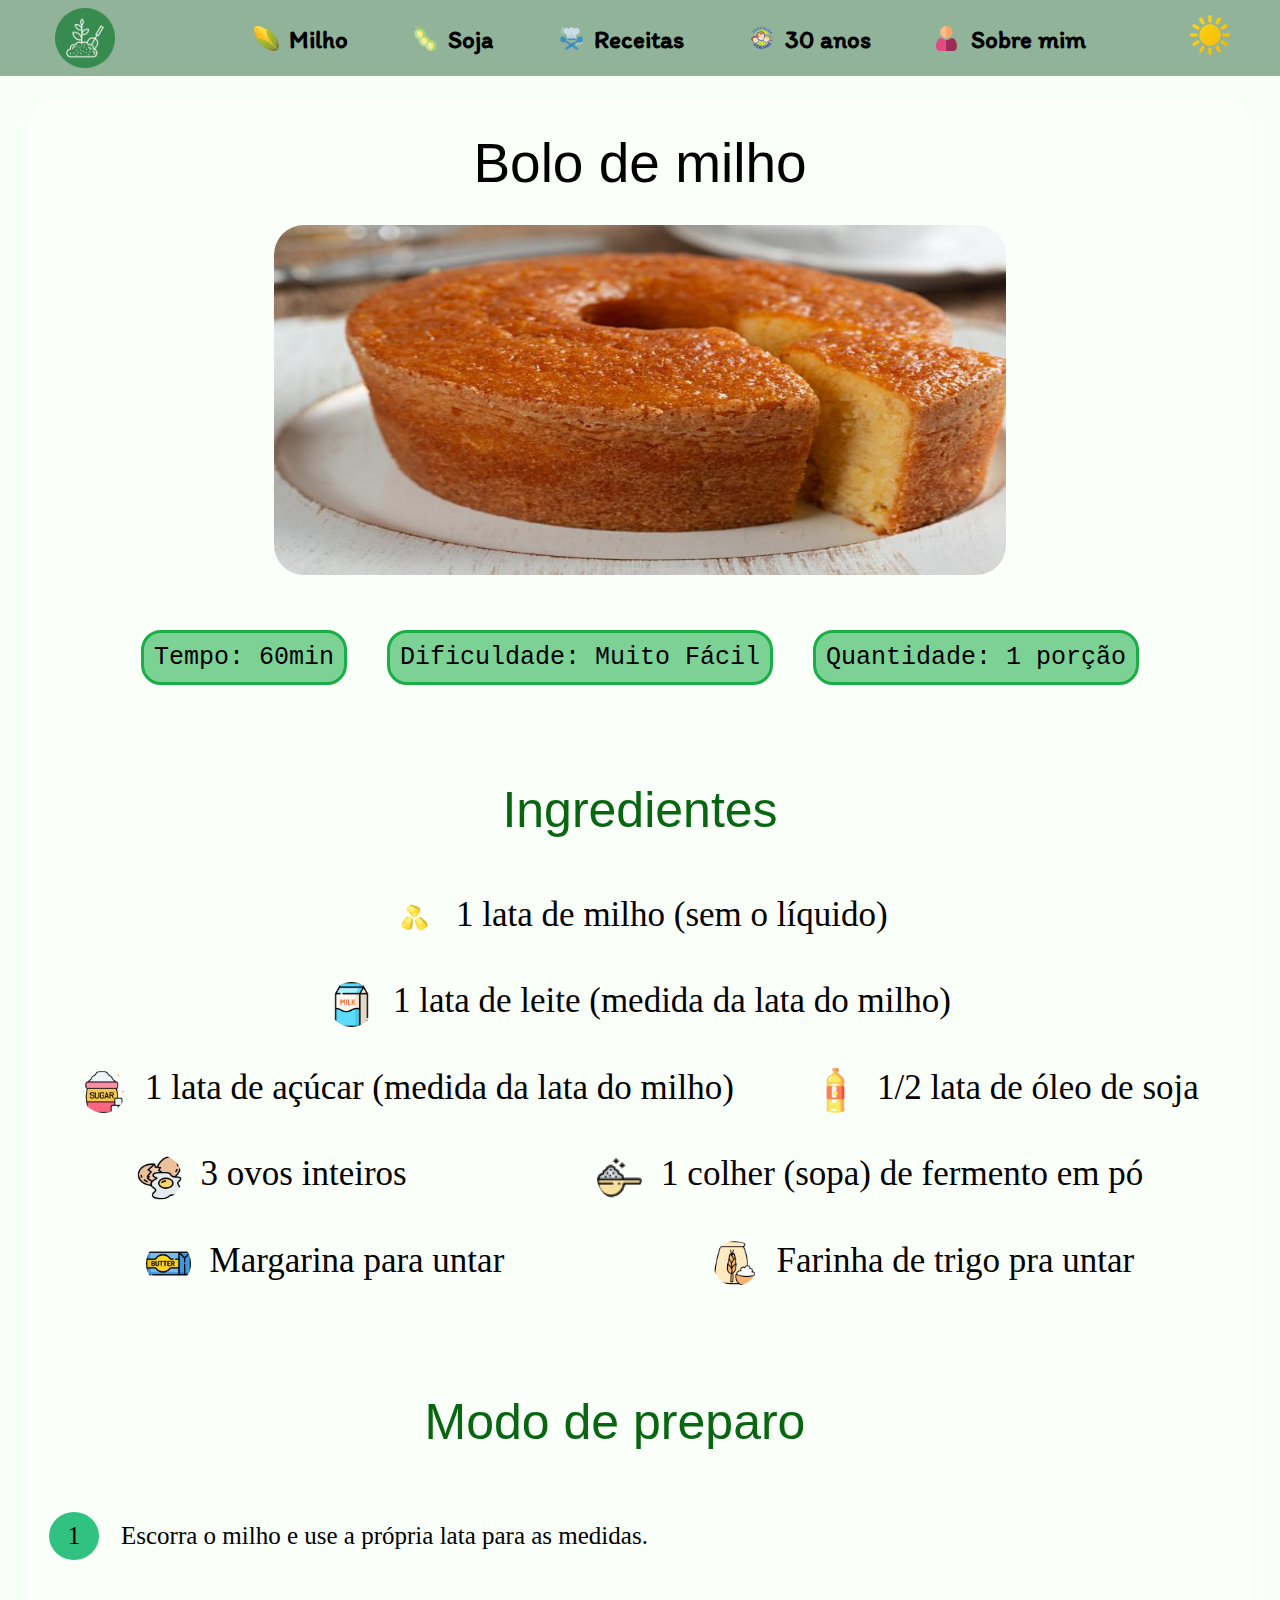
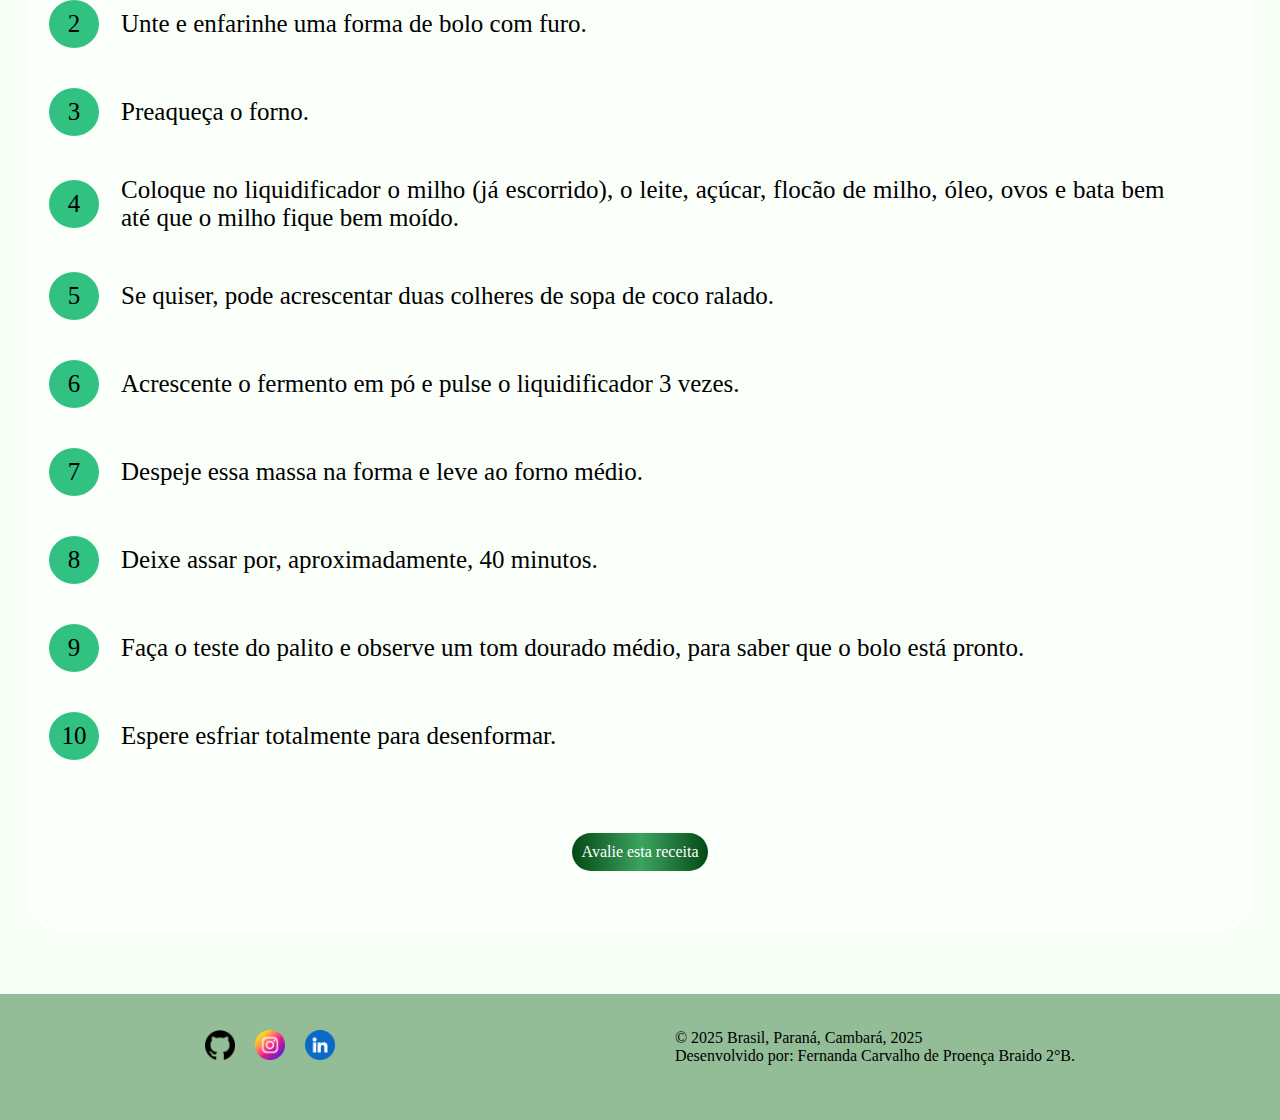
<file: bolo-milho.html>
<!DOCTYPE html>
<html lang="pt-br">

<head>
    <meta charset="UTF-8">
    <meta name="viewport" content="width=device-width, initial-scale=1.0">
    <title>Bolo de milho</title>
    <link rel="stylesheet" href="style.css">
</head>

<body class="fdrec">


    <nav>
        <li class="itemmenu lgg"><a href="index.html"><img class="lgh" src="img/gardening.png" alt=""></a></li>
        <input type="checkbox" id="menu-toggle">
        <label for="menu-toggle" class="logo">
            <div class="lg"></div>
        </label>
        <ul>
            <li class="itemmenu itim-regular"><a class="alinha" href="index.html"><img class="img-icon"
                        src="img/gardening.png" alt="">Inicio</a></li>
            <li class="itemmenu itim-regular"><a href="milho.html"><img class="img-icon" src="img/corn.png"
                        alt="">Milho</a></li>
            <li class="itemmenu itim-regular"><a href="soja.html"><img class="img-icon" src="img/soja.png"
                        alt="">Soja</a></li>
            <li class="itemmenu itim-regular"><a href="receita.html"><img class="img-icon" src="img/chef.png"
                        alt="">Receitas</a></li>
            <li class="itemmenu itim-regular"><a href="trinta.html"><img class="img-icon" src="img/aggf.png" alt="">30
                    anos</a></li>
            <li class="itemmenu itim-regular"><a href="sobremim.html"><img class="img-icon" src="img/user.png"
                        alt="">Sobre mim</a></li>
            <li class="esp"></li>
        </ul>
    </nav>


    <input type="checkbox" id="modo-escuro-checkbox">
    <label for="modo-escuro-checkbox" id="modo-escuro-label"></label>

    <br><br><br><br>

    <div class="fq">
        <h1 id="pl" class="titillium-web-regular">Bolo de milho</h1>
        <div class="infrec">
            <img id="img-p" src="img/bolodemilho.jpg" alt="" title="https://anamariabrogui.com.br/receita/molho-de-milho-de-latinha-sem-trigo-e-bem-fofinho-e-molhadinho-c9ed0f76">
            <div id="ifres" class="if">
                <p class="space-mono-regular">Tempo: 60min</p>
                <p class="space-mono-regular">Dificuldade: Muito Fácil</p>
                <p class="space-mono-regular">Quantidade: 1 porção</p>
            </div>
        </div>

        <br>

        <div class="ingr">
            <br>
            <h5 class="tts">Ingredientes</h5>
            <br><br>
            <ul>
                <input type="checkbox" id="instaf1">
                <label for="instaf1" class="ingrediente">
                    <img src="img/lata-milho.png" alt="Imagem de milho">
                    1 lata de milho (sem o líquido)
                </label>
                <input type="checkbox" id="instaf2">
                <label for="instaf2" class="ingrediente">
                    <img src="img/milk.png" alt="Imagem leite">
                    1 lata de leite (medida da lata do milho)
                </label>
                <input type="checkbox" id="instaf3">
                <label for="instaf3" class="ingrediente">
                    <img src="img/sugar.png" alt="Imagem do açucar">
                    1 lata de açúcar (medida da lata do milho)
                </label>

                <input type="checkbox" id="instaf4">
                <label for="instaf4" class="ingrediente">
                    <img src="img/oleo.png" alt="Imagem do óleo">
                    1/2 lata de óleo de soja
                </label>

                <input type="checkbox" id="instaf5">
                <label for="instaf5" class="ingrediente">
                    <img src="img/egg.png" alt="Imagem do ovo">
                    3 ovos inteiros
                </label>

                <input type="checkbox" id="instaf6">
                <label for="instaf6" class="ingrediente">
                    <img src="img/fermento.png" alt="Imagem do fermento">
                    1 colher (sopa) de fermento em pó
                </label>

                <input type="checkbox" id="instaf7">
                <label for="instaf7" class="ingrediente">
                    <img src="img/butter.png" alt="Imagem da margarina">
                    Margarina para untar
                </label>

                <input type="checkbox" id="instaf8">
                <label for="instaf8" class="ingrediente">
                    <img src="img/flour.png" alt="Imagem da farinha de trigo">
                    Farinha de trigo pra untar
                </label>


            </ul>
        </div>

        <br>


        <div class="md-pr">
            <br>
            <h5 class="tts">Modo de preparo</h5>
            <br><br>
            <ul>
                <input type="checkbox" id="md1">
                <label for="md1" class="itre">
                    <span>1</span>
                    Escorra o milho e use a própria lata para as medidas.
                </label>

                <input type="checkbox" id="md2">
                <label for="md2" class="itre">
                    <span>2</span>
                    Unte e enfarinhe uma forma de bolo com furo.
                </label>

                <input type="checkbox" id="md3">
                <label for="md3" class="itre">
                    <span>3</span>
                    Preaqueça o forno.
                </label>

                <input type="checkbox" id="md4">
                <label for="md4" class="itre">
                    <span>4</span>
                    Coloque no liquidificador o milho (já escorrido), o leite, açúcar, flocão de milho, óleo, ovos e
                    bata bem até que o milho fique bem moído.
                </label>

                <input type="checkbox" id="md5">
                <label for="md5" class="itre">
                    <span>5</span>
                    Se quiser, pode acrescentar duas colheres de sopa de coco ralado.
                </label>

                <input type="checkbox" id="md6">
                <label for="md6" class="itre">
                    <span>6</span>
                    Acrescente o fermento em pó e pulse o liquidificador 3 vezes.
                </label>

                <input type="checkbox" id="md7">
                <label for="md7" class="itre">
                    <span>7</span>
                    Despeje essa massa na forma e leve ao forno médio.
                </label>

                <input type="checkbox" id="md8">
                <label for="md8" class="itre">
                    <span>8</span>
                    Deixe assar por, aproximadamente, 40 minutos.
                </label>

                <input type="checkbox" id="md9">
                <label for="md9" class="itre">
                    <span>9</span>
                    Faça o teste do palito e observe um tom dourado médio, para saber que o bolo está pronto.
                </label>

                <input type="checkbox" id="md10">
                <label for="md10" class="itre">
                    <span>10</span>
                    Espere esfriar totalmente para desenformar.
                </label>

            </ul>
        </div>


        <input type="checkbox" id="toggle">
        <label for="toggle" class="fq button">Avalie esta receita</label>
        <div class="abrplmd">

            <h5>Avalie</h5>

            <ul class="stars">
                <li class="star">
                    <input type="radio" id="star1" name="estrela">
                    <label for="star1"></label>
                </li>
                <li class="star">
                    <input type="radio" id="star2" name="estrela">
                    <label for="star2"></label>
                </li>
                <li class="star">
                    <input type="radio" id="star3" name="estrela">
                    <label for="star3"></label>
                </li>
                <li class="star">
                    <input type="radio" id="star4" name="estrela">
                    <label for="star4"></label>
                </li>
                <li class="star">
                    <input type="radio" id="star5" name="estrela">
                    <label for="star5"></label>
                </li>
            </ul>

            <br>


            <center>
                <input type="checkbox" id="sw">
                <label for="sw" class="yy">Enviar</label>
                <div class="msg-obrigada" id="msg-obrigada">Obrigada por avaliar!</div>
            </center>



        </div>

    </div>


    </div>


    <br><br>

    <footer>

        <div id="foo" class="foo">

            <div class="instas">
                <a href="https://github.com/Fefecarvalho"><img id="instaf" src="img/github.png" alt="" title="https://www.flaticon.com/"></a>
                <a href="https://www.instagram.com/nanda.cpb/profilecard/?igsh=MTU0ODFwdnRuc3BzcQ=="><img id="instaf" title="https://www.flaticon.com/"
                        src="img/logo-insta.png" alt=""></a>
                <a href="https://www.linkedin.com/in/fernanda-carvalho-b79457304/"><img id="instaf" title="https://www.flaticon.com/"
                        src="img/linkedin.png" alt=""></a>
            </div>

            <p>
                &copy; 2025 Brasil, Paraná, Cambará, 2025 <br>
                Desenvolvido por: Fernanda Carvalho de Proença Braido 2°B.
            </p>

        </div>

    </footer>

</body>

</html>
</file>
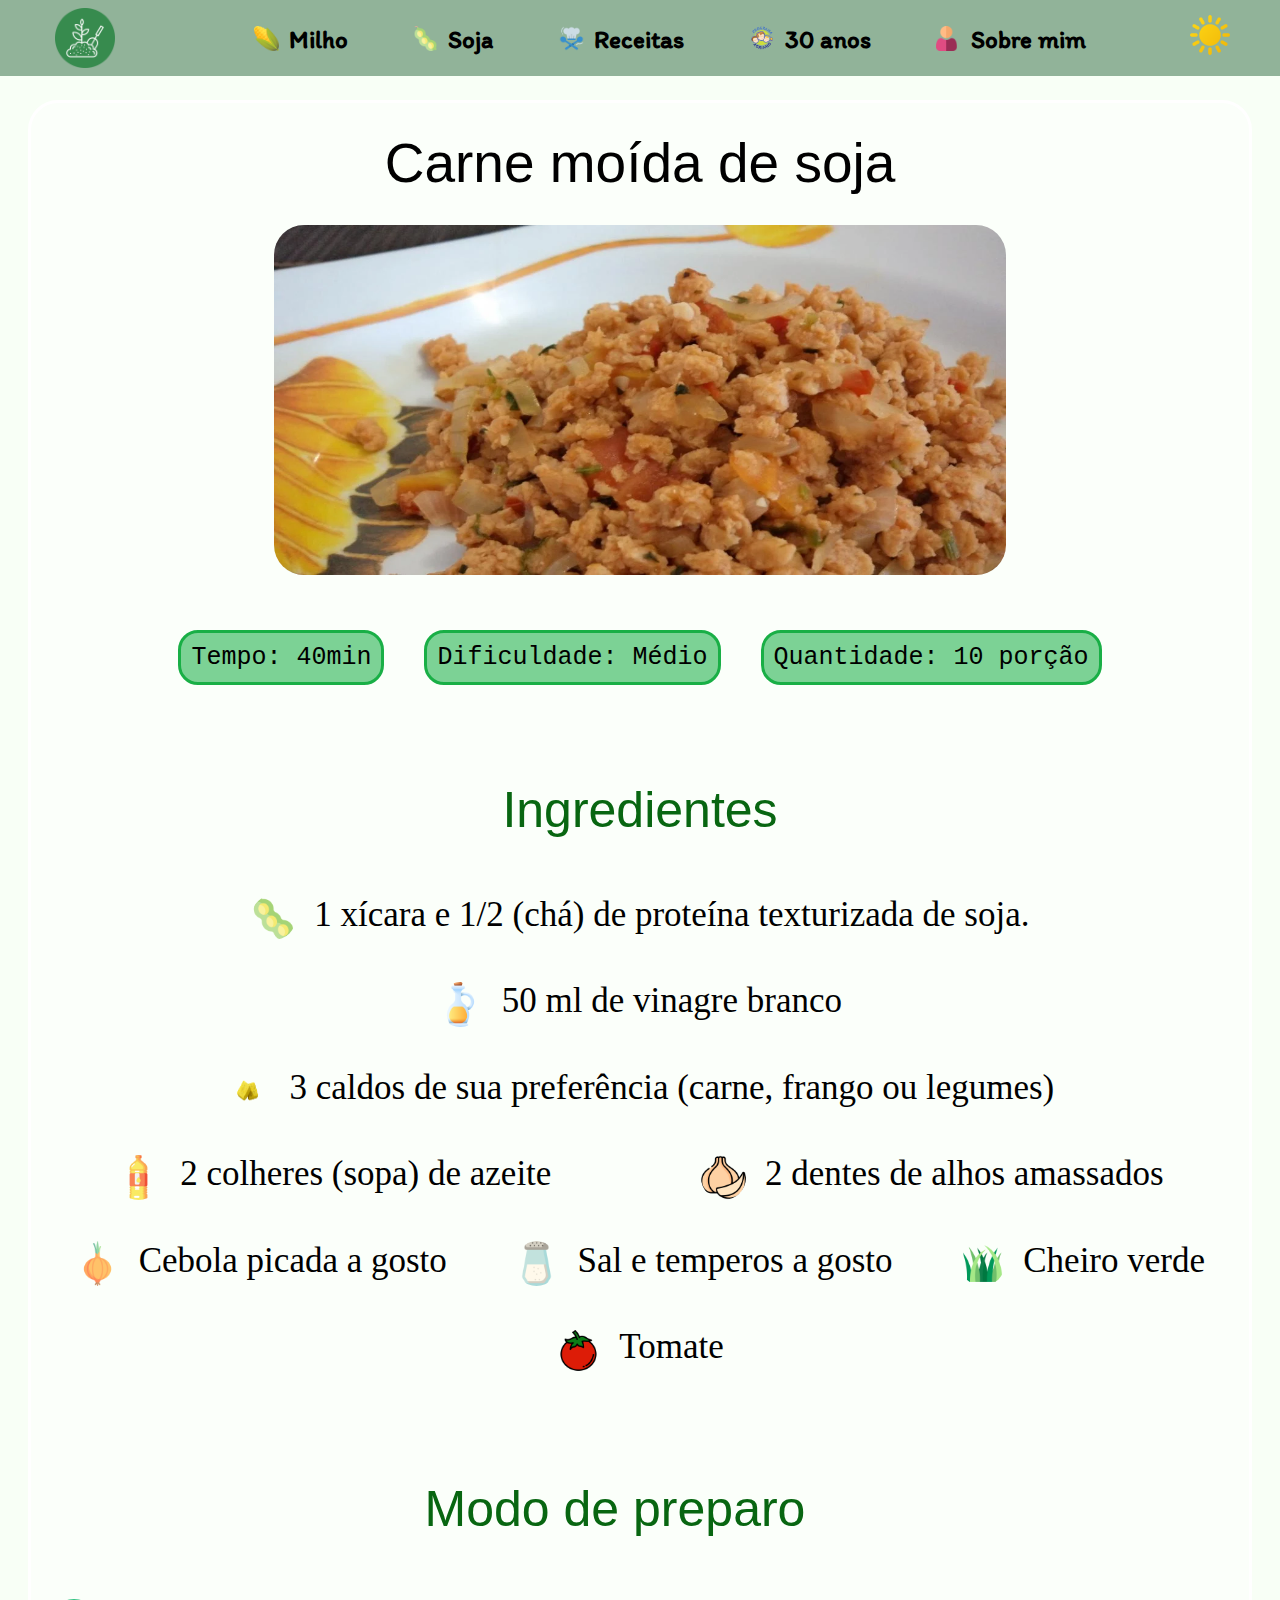
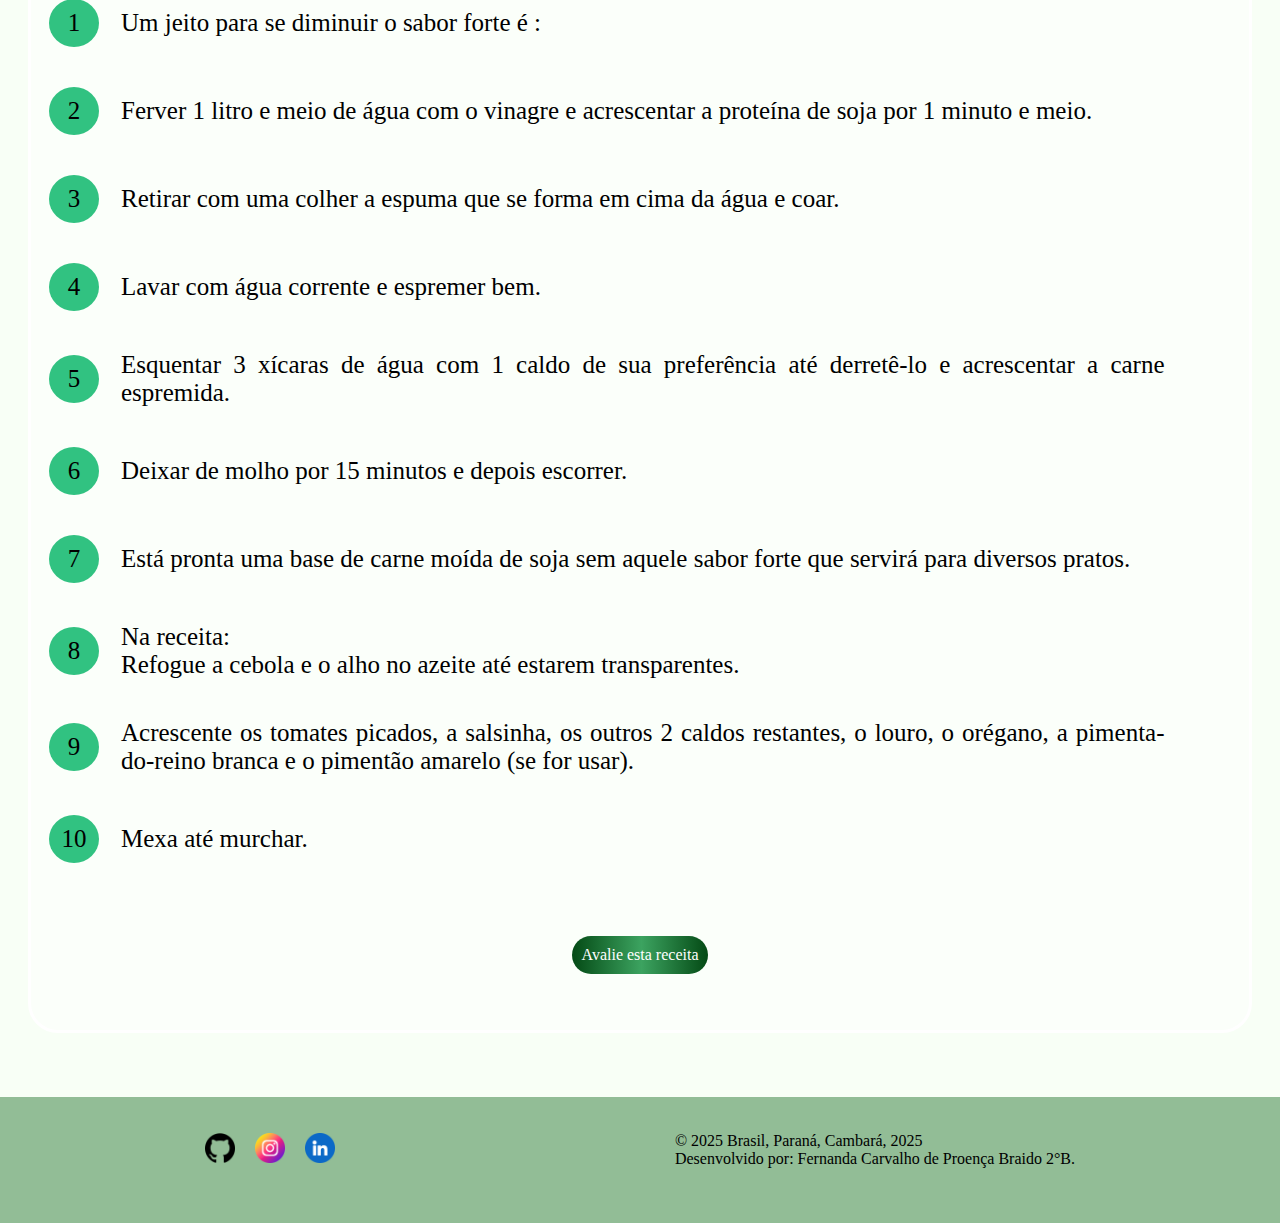
<file: carne-soja.html>
<!DOCTYPE html>
<html lang="pt-br">

<head>
    <meta charset="UTF-8">
    <meta name="viewport" content="width=device-width, initial-scale=1.0">
    <title>Carne Moida de soja</title>
    <link rel="stylesheet" href="style.css">
</head>

<body class="fdrec">


    <nav>
        <li class="itemmenu lgg"><a href="index.html"><img class="lgh" src="img/gardening.png" alt=""></a></li>
        <input type="checkbox" id="menu-toggle">
        <label for="menu-toggle" class="logo">
            <div class="lg"></div>
        </label>
        <ul>
            <li class="itemmenu itim-regular"><a class="alinha" href="index.html"><img class="img-icon"
                        src="img/gardening.png" alt="">Inicio</a></li>
            <li class="itemmenu itim-regular"><a href="milho.html"><img class="img-icon" src="img/corn.png"
                        alt="">Milho</a></li>
            <li class="itemmenu itim-regular"><a href="soja.html"><img class="img-icon" src="img/soja.png"
                        alt="">Soja</a></li>
            <li class="itemmenu itim-regular"><a href="receita.html"><img class="img-icon" src="img/chef.png"
                        alt="">Receitas</a></li>
            <li class="itemmenu itim-regular"><a href="trinta.html"><img class="img-icon" src="img/aggf.png" alt="">30
                    anos</a></li>
            <li class="itemmenu itim-regular"><a href="sobremim.html"><img class="img-icon" src="img/user.png"
                        alt="">Sobre mim</a></li>
            <li class="esp"></li>
        </ul>
    </nav>


    <input type="checkbox" id="modo-escuro-checkbox">
    <label for="modo-escuro-checkbox" id="modo-escuro-label"></label>

    <br><br><br><br>

    <div class="fq">
        <h1 id="pl" class="titillium-web-regular">Carne moída de soja</h1>
        <div class="infrec">
            <img id="img-p" src="img/sojacarne.jpg" alt="" title="https://www.tudogostoso.com.br/receita/161116-carne-moida-de-soja-especial-com-segredinho-para-tirar-o-sabor-forte.html">
            <div id="ifres" class="if">
                <p class="space-mono-regular">Tempo: 40min</p>
                <p class="space-mono-regular">Dificuldade: Médio</p>
                <p class="space-mono-regular">Quantidade: 10 porção</p>
            </div>
        </div>

        <br>

        <div class="ingr">
            <br>
            <h5 class="tts">Ingredientes</h5>
            <br><br>
            <ul>
                <input type="checkbox" id="instaf1">
                <label for="instaf1" class="ingrediente">
                    <img src="img/soja.png" alt="Imagem de milho">
                    1 xícara e 1/2 (chá) de proteína texturizada de soja.
                </label>
                <input type="checkbox" id="instaf2">
                <label for="instaf2" class="ingrediente">
                    <img src="img/vinegar.png" alt="Imagem leite">
                    50 ml de vinagre branco
                </label>
                <input type="checkbox" id="instaf3">
                <label for="instaf3" class="ingrediente">
                    <img src="img/caldo.png" alt="caldo em cubos">
                    3 caldos de sua preferência (carne, frango ou legumes)
                </label>

                <input type="checkbox" id="instaf4">
                <label for="instaf4" class="ingrediente">
                    <img src="img/oleo.png" alt="Imagem do óleo">
                    2 colheres (sopa) de azeite
                </label>

                <input type="checkbox" id="instaf5">
                <label for="instaf5" class="ingrediente">
                    <img src="img/garlic.png" alt="Imagem do alho"> <!--por alho-->
                    2 dentes de alhos amassados
                </label>

                <input type="checkbox" id="instaf6">
                <label for="instaf6" class="ingrediente">
                    <img src="img/onion.png" alt="Imagem da cebola"> <!--por cebola-->
                    Cebola picada a gosto
                </label>

                <input type="checkbox" id="instaf7">
                <label for="instaf7" class="ingrediente">
                    <img src="img/salt-shaker.png" alt="Imagem do sal"> <!--por sal-->
                    Sal e temperos a gosto
                </label>

                <input type="checkbox" id="instaf8">
                <label for="instaf8" class="ingrediente">
                    <img src="img/cheiro.png" alt="Imagem do cheiro verde"> <!--cheiro verde hummmm-->
                    Cheiro verde
                </label>

                <input type="checkbox" id="instaf9">
                <label for="instaf9" class="ingrediente">
                    <img src="img/tomato.png" alt="tomate"> <!--tomate hummmm-->
                    Tomate
                </label>

            </ul>
        </div>

        <br>


        <div class="md-pr">
            <br>
            <h5 class="tts">Modo de preparo</h5>
            <br><br>
            <ul>
                <input type="checkbox" id="md1">
                <label for="md1" class="itre">
                    <span>1</span>
                    Um jeito para se diminuir o sabor forte é :
                </label>

                <input type="checkbox" id="md2">
                <label for="md2" class="itre">
                    <span>2</span>
                    Ferver 1 litro e meio de água com o vinagre e acrescentar a proteína de soja por 1 minuto e meio.
                </label>

                <input type="checkbox" id="md3">
                <label for="md3" class="itre">
                    <span>3</span>
                    Retirar com uma colher a espuma que se forma em cima da água e coar.
                </label>

                <input type="checkbox" id="md4">
                <label for="md4" class="itre">
                    <span>4</span>
                    Lavar com água corrente e espremer bem.
                </label>

                <input type="checkbox" id="md5">
                <label for="md5" class="itre">
                    <span>5</span>
                    Esquentar 3 xícaras de água com 1 caldo de sua preferência até derretê-lo e acrescentar a carne
                    espremida.
                </label>

                <input type="checkbox" id="md6">
                <label for="md6" class="itre">
                    <span>6</span>
                    Deixar de molho por 15 minutos e depois escorrer.
                </label>

                <input type="checkbox" id="md7">
                <label for="md7" class="itre">
                    <span>7</span>
                    Está pronta uma base de carne moída de soja sem aquele sabor forte que servirá para diversos pratos.
                </label>

                <input type="checkbox" id="md8">
                <label for="md8" class="itre">
                    <span>8</span>
                    Na receita: <br>
                    Refogue a cebola e o alho no azeite até estarem transparentes.
                </label>

                <input type="checkbox" id="md9">
                <label for="md9" class="itre">
                    <span>9</span>
                    Acrescente os tomates picados, a salsinha, os outros 2 caldos restantes, o louro, o orégano, a
                    pimenta-do-reino branca e o pimentão amarelo (se for usar).
                </label>

                <input type="checkbox" id="md10">
                <label for="md10" class="itre">
                    <span>10</span>
                    Mexa até murchar.
                </label>

            </ul>
        </div>


        <input type="checkbox" id="toggle">
        <label for="toggle" class="fq button">Avalie esta receita</label>
        <div class="abrplmd">

            <h5>Avalie</h5>

            <ul class="stars">
                <li class="star">
                    <input type="radio" id="star1" name="estrela">
                    <label for="star1"></label>
                </li>
                <li class="star">
                    <input type="radio" id="star2" name="estrela">
                    <label for="star2"></label>
                </li>
                <li class="star">
                    <input type="radio" id="star3" name="estrela">
                    <label for="star3"></label>
                </li>
                <li class="star">
                    <input type="radio" id="star4" name="estrela">
                    <label for="star4"></label>
                </li>
                <li class="star">
                    <input type="radio" id="star5" name="estrela">
                    <label for="star5"></label>
                </li>
            </ul>

            <br>


            <center>
                <input type="checkbox" id="sw">
                <label for="sw" class="yy">Enviar</label>
                <div class="msg-obrigada" id="msg-obrigada">Obrigada por avaliar!</div>
            </center>



        </div>

    </div>


    </div>


    <br><br>

    <footer>

        <div id="foo" class="foo">

            <div class="instas">
                <a href="https://github.com/Fefecarvalho"><img id="instaf" src="img/github.png" alt=""></a>
                <a href="https://www.instagram.com/nanda.cpb/profilecard/?igsh=MTU0ODFwdnRuc3BzcQ=="><img id="instaf"
                        src="img/logo-insta.png" alt=""></a>
                <a href="https://www.linkedin.com/in/fernanda-carvalho-b79457304/"><img id="instaf"
                        src="img/linkedin.png" alt=""></a>
            </div>

            <p>
                &copy; 2025 Brasil, Paraná, Cambará, 2025 <br>
                Desenvolvido por: Fernanda Carvalho de Proença Braido 2°B.
            </p>

        </div>

    </footer>

</body>

</html>
</file>
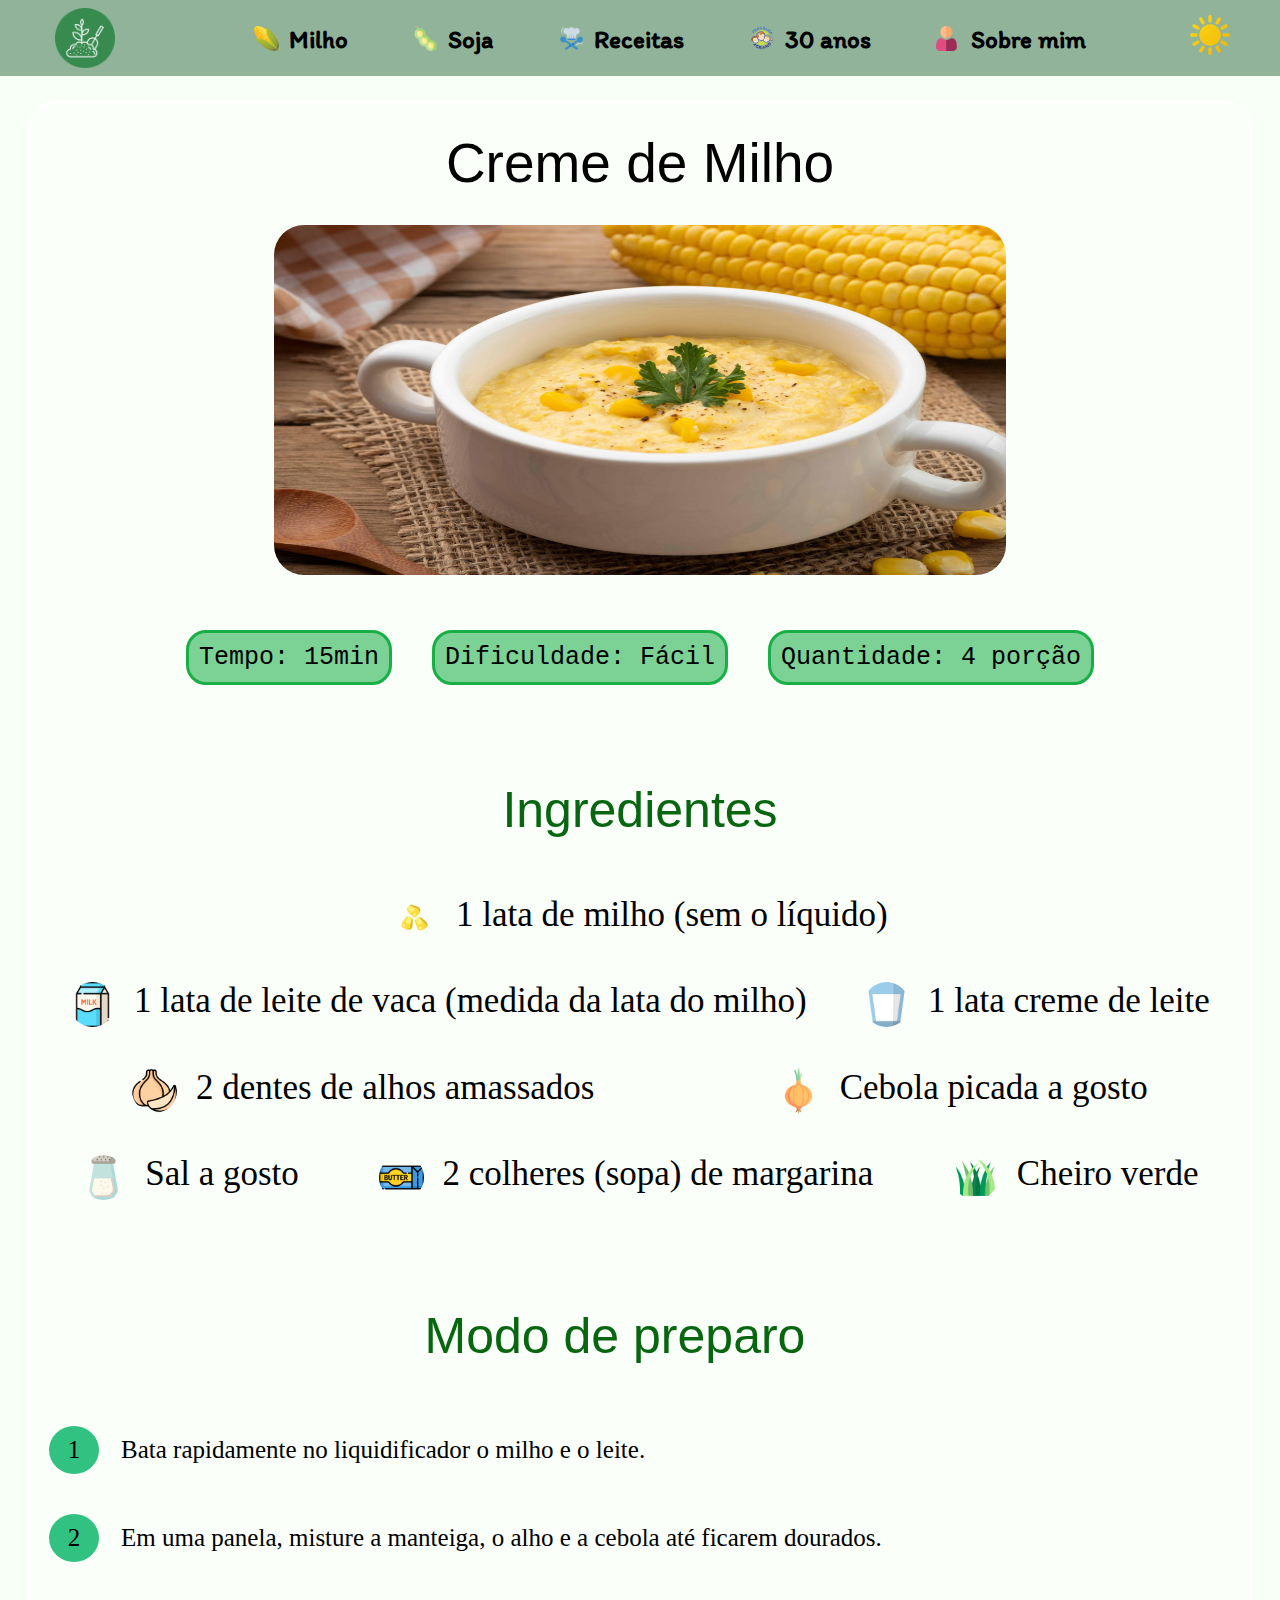
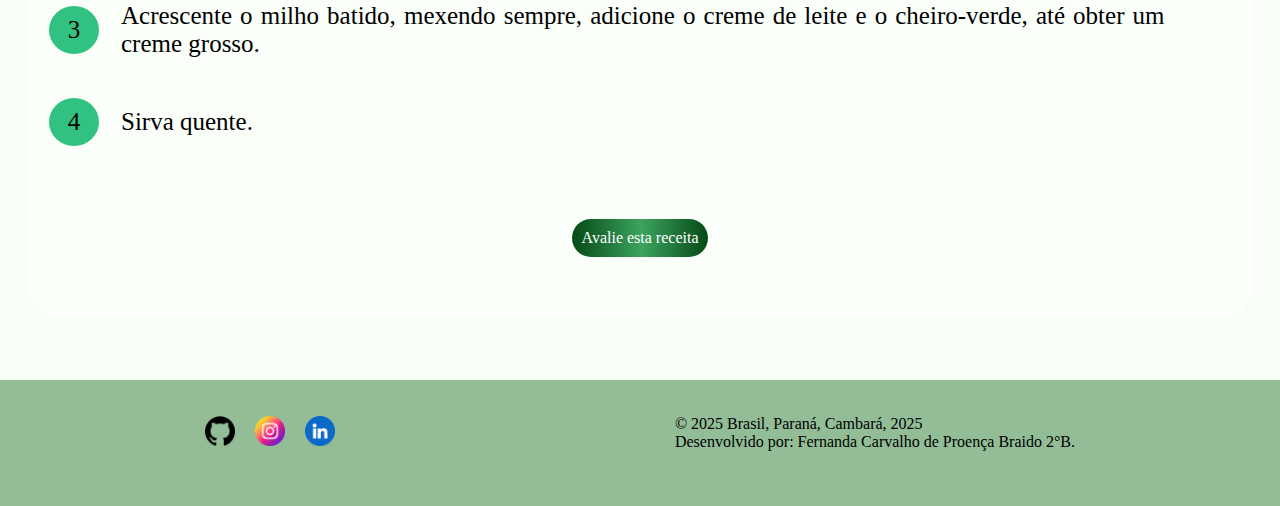
<file: creme-milho.html>
<!DOCTYPE html>
<html lang="pt-br">

<head> 
    <meta charset="UTF-8">
    <meta name="viewport" content="width=device-width, initial-scale=1.0">
    <title>Creme Milho</title>
    <link rel="stylesheet" href="style.css">
</head>

<body class="fdrec">


    <nav>
        <li class="itemmenu lgg"><a href="index.html"><img class="lgh" src="img/gardening.png" alt=""></a></li>
        <input type="checkbox" id="menu-toggle">
        <label for="menu-toggle" class="logo">
            <div class="lg"></div>
        </label>
        <ul>
            <li class="itemmenu itim-regular"><a class="alinha" href="index.html"><img class="img-icon"
                        src="img/gardening.png" alt="">Inicio</a></li>
            <li class="itemmenu itim-regular"><a href="milho.html"><img class="img-icon" src="img/corn.png"
                        alt="">Milho</a></li>
            <li class="itemmenu itim-regular"><a href="soja.html"><img class="img-icon" src="img/soja.png"
                        alt="">Soja</a></li>
            <li class="itemmenu itim-regular"><a href="receita.html"><img class="img-icon" src="img/chef.png"
                        alt="">Receitas</a></li>
            <li class="itemmenu itim-regular"><a href="trinta.html"><img class="img-icon" src="img/aggf.png" alt="">30
                    anos</a></li>
            <li class="itemmenu itim-regular"><a href="sobremim.html"><img class="img-icon" src="img/user.png"
                        alt="">Sobre mim</a></li>
            <li class="esp"></li>
        </ul>
    </nav>


    <input type="checkbox" id="modo-escuro-checkbox">
    <label for="modo-escuro-checkbox" id="modo-escuro-label"></label>

    <br><br><br><br>

    <div class="fq">
        <h1 id="pl" class="titillium-web-regular">Creme de Milho</h1>
        <div class="infrec">
            <img id="img-p" src="img/Creme de milho.jpg" alt="" title="https://guiadacozinha.com.br/receitas/faca-a-receita-de-creme-de-milho-facil-que-fica-pronto-em-20-minutos/">
            <div id="ifres" class="if">
                <p class="space-mono-regular">Tempo: 15min</p>
                <p class="space-mono-regular">Dificuldade: Fácil</p>
                <p class="space-mono-regular">Quantidade: 4 porção</p>
            </div>
        </div>

        <br>

        <div class="ingr">
            <br>
            <h5 class="tts">Ingredientes</h5>
            <br><br>
            <ul>
                <input type="checkbox" id="instaf1">
                <label for="instaf1" class="ingrediente">
                    <img src="img/lata-milho.png" alt="Imagem de milho">
                    1 lata de milho (sem o líquido)
                </label>
                <input type="checkbox" id="instaf2">
                <label for="instaf2" class="ingrediente">
                    <img src="img/milk.png" alt="Imagem leite">
                    1 lata de leite de vaca (medida da lata do milho)
                </label>
                <input type="checkbox" id="instaf3">
                <label for="instaf3" class="ingrediente">
                    <img src="img/cremil.png" alt="Imagem do creme de leite">
                    1 lata creme de leite <!--por creme de leite-->
                </label>

                <input type="checkbox" id="instaf4">
                <label for="instaf4" class="ingrediente">
                    <img src="img/garlic.png" alt="Imagem do alho"> <!--por alho-->
                    2 dentes de alhos amassados
                </label>

                <input type="checkbox" id="instaf5">
                <label for="instaf5" class="ingrediente">
                    <img src="img/onion.png" alt="Imagem da cebola"> <!--por cebola-->
                    Cebola picada a gosto
                </label>

                <input type="checkbox" id="instaf6">
                <label for="instaf6" class="ingrediente">
                    <img src="img/salt-shaker.png" alt="Imagem do sal"> <!--por sal-->
                    Sal a gosto
                </label>

                <input type="checkbox" id="instaf7">
                <label for="instaf7" class="ingrediente">
                    <img src="img/butter.png" alt="Imagem da margarina">
                    2 colheres (sopa) de margarina
                </label>

                <input type="checkbox" id="instaf8">
                <label for="instaf8" class="ingrediente">
                    <img src="img/cheiro.png" alt="Imagem do cheiro verde"> <!--cheiro verde hummmm-->
                    Cheiro verde
                </label>


            </ul>
        </div>

        <br>


        <div class="md-pr">
            <br>
            <h5 class="tts">Modo de preparo</h5>
            <br><br>
            <ul>
                <input type="checkbox" id="md1">
                <label for="md1" class="itre">
                    <span>1</span>
                    Bata rapidamente no liquidificador o milho e o leite.
                </label>

                <input type="checkbox" id="md2">
                <label for="md2" class="itre">
                    <span>2</span>
                    Em uma panela, misture a manteiga, o alho e a cebola até ficarem dourados.
                </label>

                <input type="checkbox" id="md3">
                <label for="md3" class="itre">
                    <span>3</span>
                    Acrescente o milho batido, mexendo sempre, adicione o creme de leite e o cheiro-verde, até obter um
                    creme grosso.
                </label>

                <input type="checkbox" id="md4">
                <label for="md4" class="itre">
                    <span>4</span>
                    Sirva quente.
                </label>

            </ul>
        </div>


        <input type="checkbox" id="toggle">
        <label for="toggle" class="fq button">Avalie esta receita</label>
        <div class="abrplmd">

            <h5>Avalie</h5>

            <ul class="stars">
                <li class="star">
                    <input type="radio" id="star1" name="estrela">
                    <label for="star1"></label>
                </li>
                <li class="star">
                    <input type="radio" id="star2" name="estrela">
                    <label for="star2"></label>
                </li>
                <li class="star">
                    <input type="radio" id="star3" name="estrela">
                    <label for="star3"></label>
                </li>
                <li class="star">
                    <input type="radio" id="star4" name="estrela">
                    <label for="star4"></label>
                </li>
                <li class="star">
                    <input type="radio" id="star5" name="estrela">
                    <label for="star5"></label>
                </li>
            </ul>

            <br>


            <center>
                <input type="checkbox" id="sw">
                <label for="sw" class="yy">Enviar</label>
                <div class="msg-obrigada" id="msg-obrigada">Obrigada por avaliar!</div>
            </center>



        </div>

    </div>


    </div>


    <br><br>

    <footer>

        <div id="foo" class="foo">

            <div class="instas">
                <a href="https://github.com/Fefecarvalho"><img id="instaf" src="img/github.png" alt=""></a>
                <a href="https://www.instagram.com/nanda.cpb/profilecard/?igsh=MTU0ODFwdnRuc3BzcQ=="><img id="instaf"
                        src="img/logo-insta.png" alt=""></a>
                <a href="https://www.linkedin.com/in/fernanda-carvalho-b79457304/"><img id="instaf"
                        src="img/linkedin.png" alt=""></a>
            </div>

            <p>
                &copy; 2025 Brasil, Paraná, Cambará, 2025 <br>
                Desenvolvido por: Fernanda Carvalho de Proença Braido 2°B.
            </p>

        </div>

    </footer>

</body>

</html>
</file>
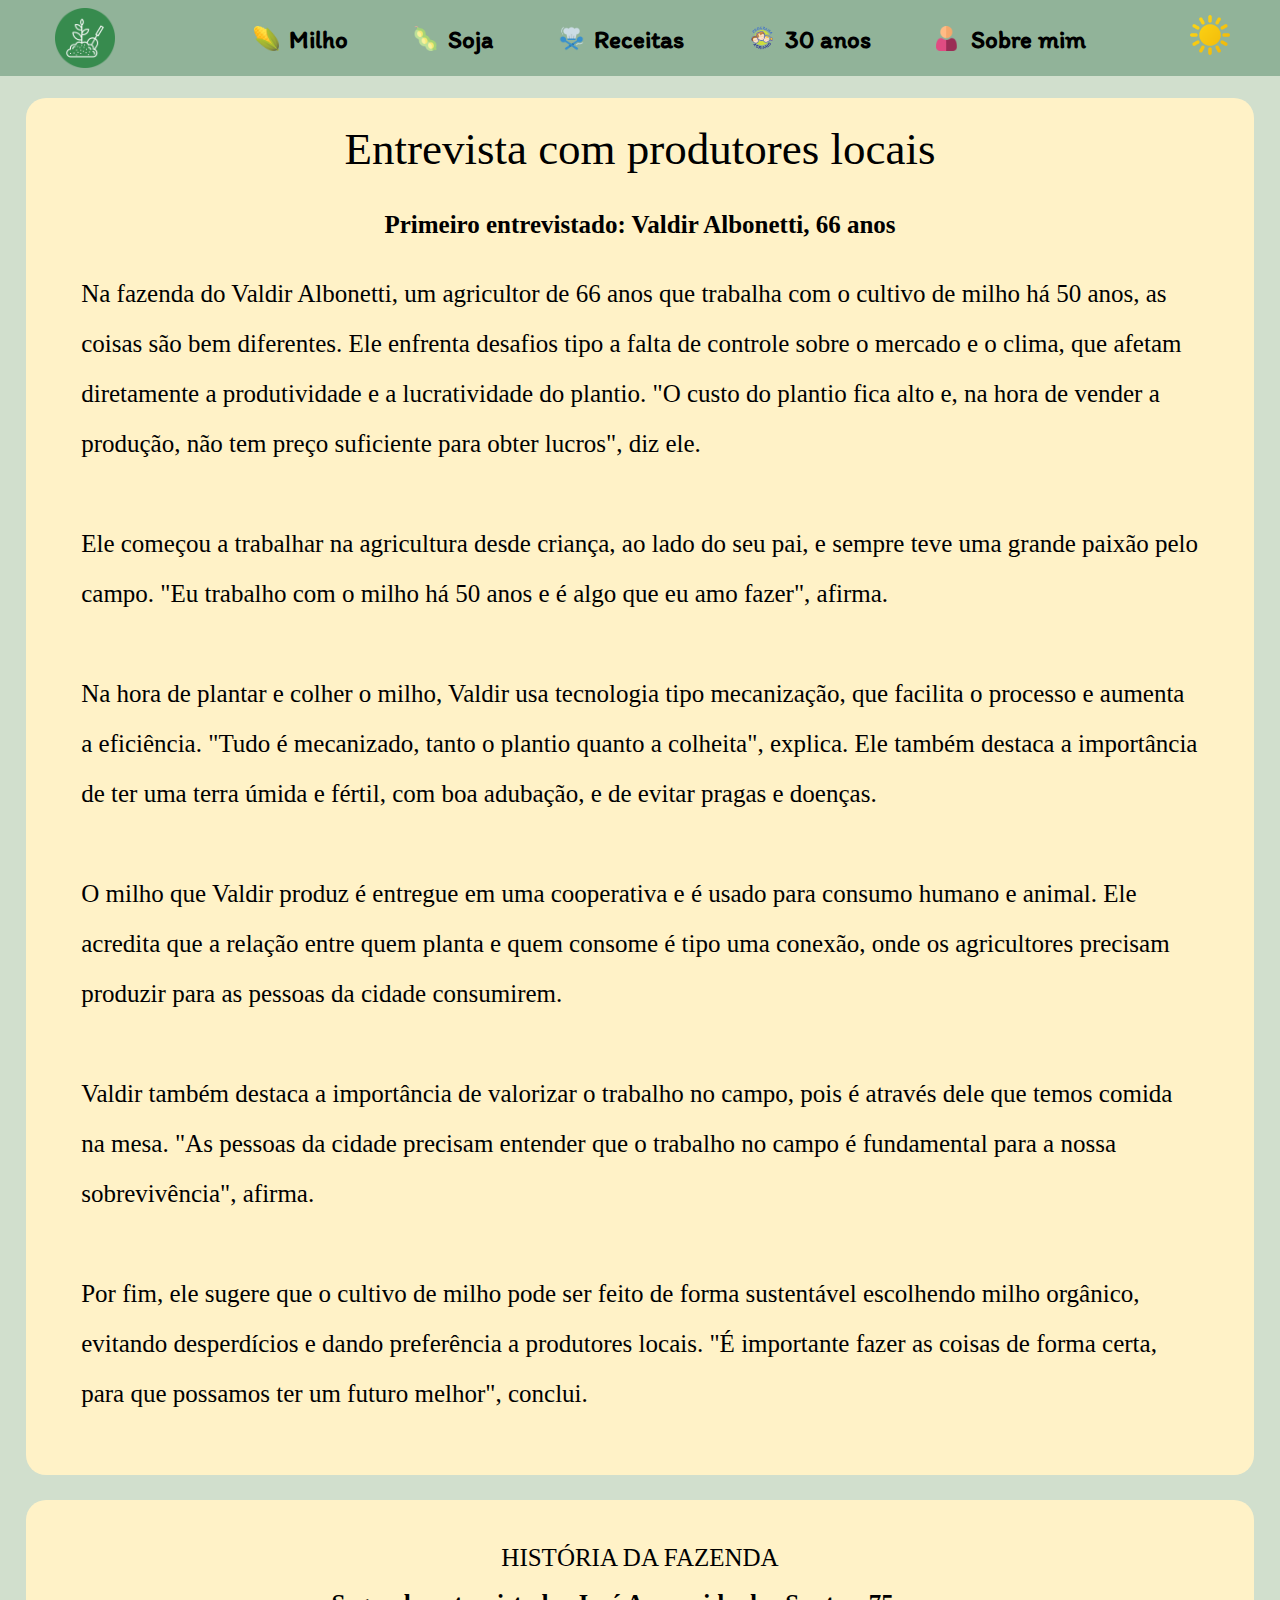
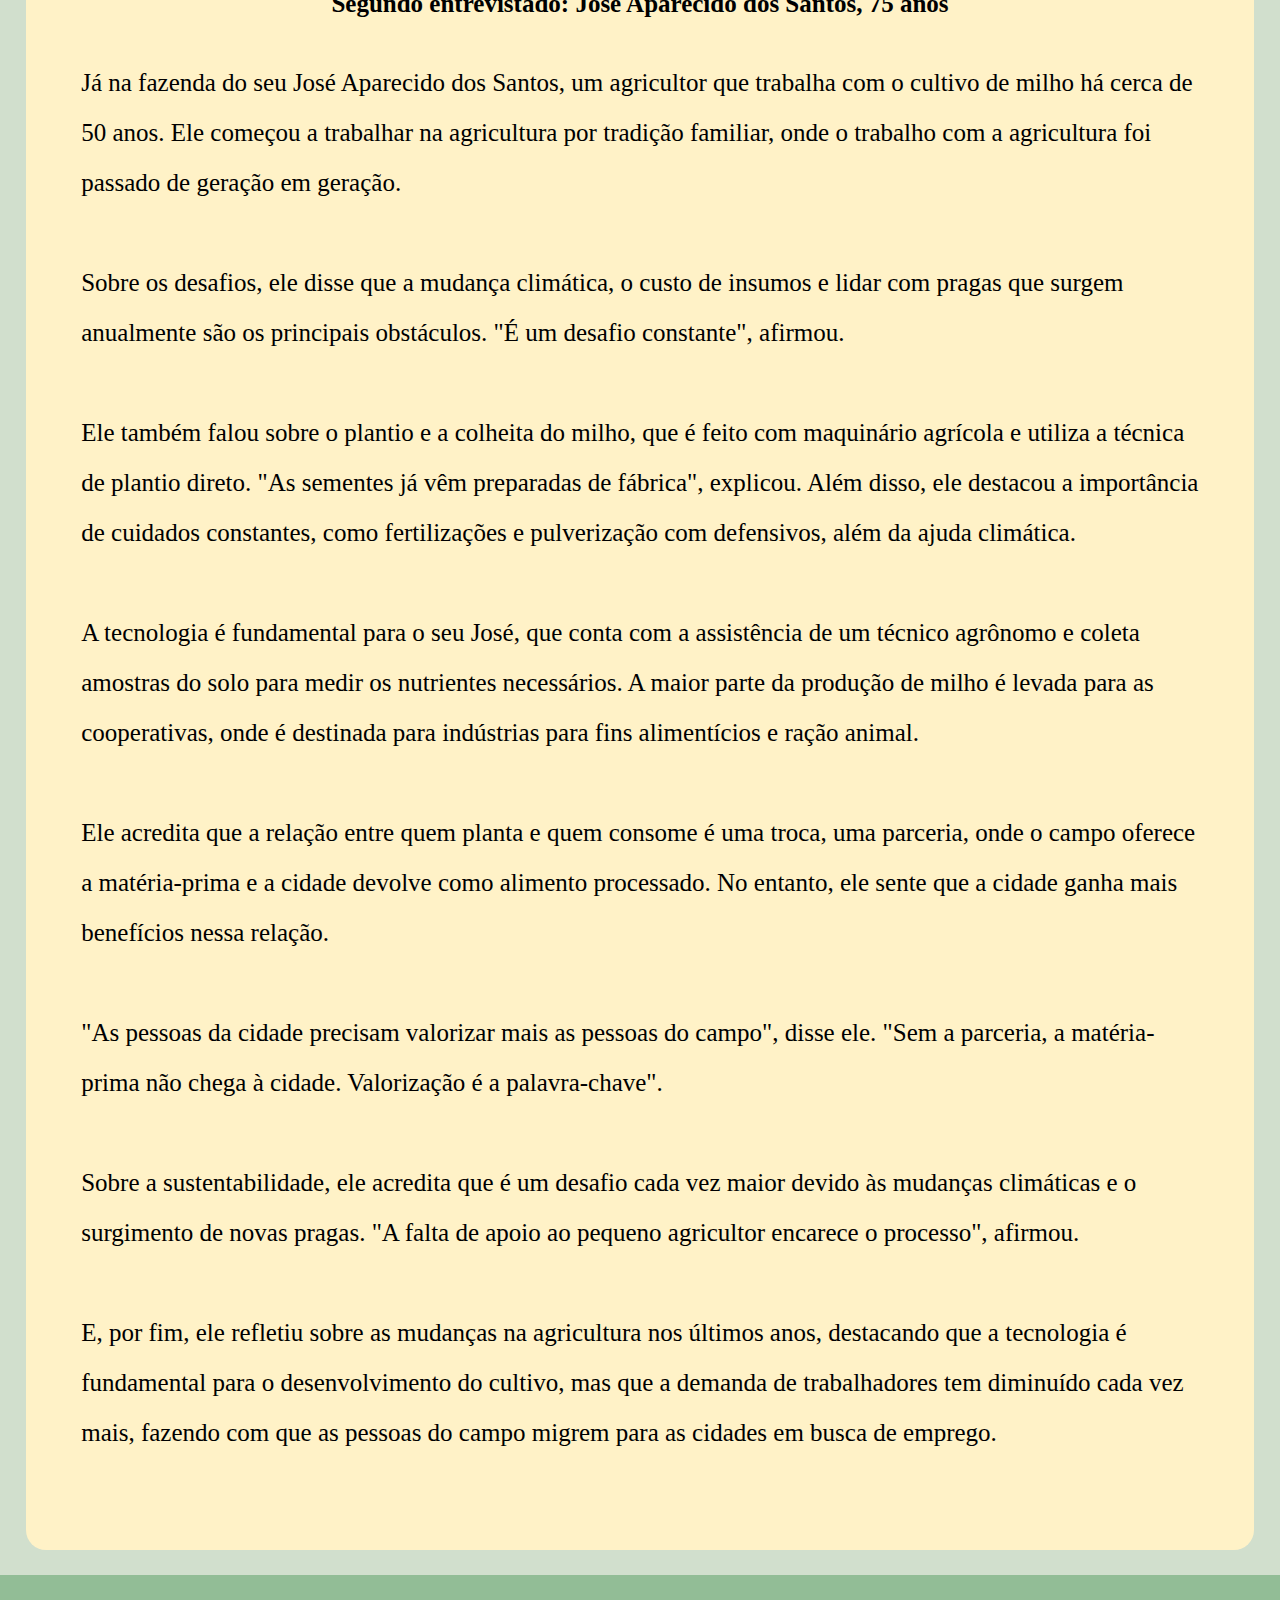
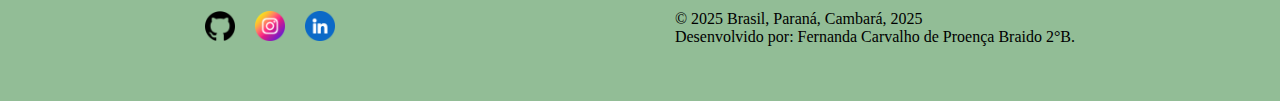
<file: entrevistas.html>
<!DOCTYPE html>
<html lang="pt-br">

<head> 
    <meta charset="UTF-8">
    <meta name="viewport" content="width=device-width, initial-scale=1.0">
    <title>Entrevistas</title>
    <link rel="stylesheet" href="style.css">
</head>

<body class="slkcr">

    <nav>
        <li class="itemmenu lgg"><a href="index.html"><img class="lgh" src="img/gardening.png" alt=""></a></li>
        <input type="checkbox" id="menu-toggle">
        <label for="menu-toggle" class="logo">
            <div class="lg"></div>
        </label>
        <ul>
            <li class="itemmenu itim-regular"><a class="alinha" href="index.html"><img class="img-icon"
                        src="img/gardening.png" alt="">Inicio</a></li>
            <li class="itemmenu itim-regular"><a href="milho.html"><img class="img-icon" src="img/corn.png"
                        alt="">Milho</a></li>
            <li class="itemmenu itim-regular"><a href="soja.html"><img class="img-icon" src="img/soja.png"
                        alt="">Soja</a></li>
            <li class="itemmenu itim-regular"><a href="receita.html"><img class="img-icon" src="img/chef.png"
                        alt="">Receitas</a></li>
            <li class="itemmenu itim-regular"><a href="trinta.html"><img class="img-icon" src="img/aggf.png" alt="">30
                    anos</a></li>
            <li class="itemmenu itim-regular"><a href="sobremim.html"><img class="img-icon" src="img/user.png"
                        alt="">Sobre mim</a></li>
            <li class="esp"></li>
        </ul>
    </nav>
    <input type="checkbox" id="modo-escuro-checkbox">
    <label for="modo-escuro-checkbox" id="modo-escuro-label"></label>

    <br><br><br><br>

    <div class="jornalzin">
        <h3 class="gravitas-one-regular">Entrevista com produtores locais</h3>
        <br><br>

        <h5> Primeiro entrevistado: Valdir Albonetti, 66 anos</h5>

        <p class="perguntas">
            Na fazenda do Valdir Albonetti, um agricultor de 66 anos que trabalha com o cultivo de milho há 50 anos, as
            coisas são bem diferentes. Ele enfrenta desafios tipo a falta de controle sobre o mercado e o clima, que
            afetam diretamente a produtividade e a lucratividade do plantio. "O custo do plantio fica alto e, na hora de
            vender a produção, não tem preço suficiente para obter lucros", diz ele. <br><br>

            Ele começou a trabalhar na agricultura desde criança, ao lado do seu pai, e sempre teve uma grande paixão
            pelo campo. "Eu trabalho com o milho há 50 anos e é algo que eu amo fazer", afirma. <br><br>

            Na hora de plantar e colher o milho, Valdir usa tecnologia tipo mecanização, que facilita o processo e
            aumenta a eficiência. "Tudo é mecanizado, tanto o plantio quanto a colheita", explica. Ele também destaca a
            importância de ter uma terra úmida e fértil, com boa adubação, e de evitar pragas e doenças. <br><br>

            O milho que Valdir produz é entregue em uma cooperativa e é usado para consumo humano e animal. Ele acredita
            que a relação entre quem planta e quem consome é tipo uma conexão, onde os agricultores precisam produzir
            para as pessoas da cidade consumirem. <br><br>

            Valdir também destaca a importância de valorizar o trabalho no campo, pois é através dele que temos comida
            na mesa. "As pessoas da cidade precisam entender que o trabalho no campo é fundamental para a nossa
            sobrevivência", afirma. <br><br>

            Por fim, ele sugere que o cultivo de milho pode ser feito de forma sustentável escolhendo milho
            orgânico, evitando desperdícios e dando preferência a produtores locais. "É importante fazer as coisas de
            forma certa, para que possamos ter um futuro melhor", conclui.
        </p>
    </div>

    </div>
    <div class="jornalzin">
        <br>

        <h4 class="temas">HISTÓRIA DA FAZENDA</h4>

        <div id="resposta" class="perguntin">
            <br>
            <h5> Segundo entrevistado: José Aparecido dos Santos, 75 anos</h5>
            <h4 class="perguntas"> Já na fazenda do seu José Aparecido dos Santos, um agricultor que trabalha com o
                cultivo de milho há cerca de 50 anos. Ele começou a trabalhar na
                agricultura por tradição familiar, onde o trabalho com a agricultura foi passado de geração em geração.
<br><br>
                Sobre os desafios, ele disse que a mudança climática, o custo de insumos e lidar com pragas que surgem
                anualmente são os principais obstáculos. "É um desafio constante", afirmou.
<br><br>
                Ele também falou sobre o plantio e a colheita do milho, que é feito com maquinário agrícola e utiliza a
                técnica de plantio direto. "As sementes já vêm preparadas de fábrica", explicou. Além disso, ele
                destacou a importância de cuidados constantes, como fertilizações e pulverização com defensivos, além da
                ajuda climática.
<br><br>
                A tecnologia é fundamental para o seu José, que conta com a assistência de um técnico agrônomo e coleta
                amostras do solo para medir os nutrientes necessários. A maior parte da produção de milho é levada para
                as cooperativas, onde é destinada para indústrias para fins alimentícios e ração animal.
<br><br>
                Ele acredita que a relação entre quem planta e quem consome é uma troca, uma parceria, onde o campo
                oferece a matéria-prima e a cidade devolve como alimento processado. No entanto, ele sente que a cidade
                ganha mais benefícios nessa relação.
<br><br>
                "As pessoas da cidade precisam valorizar mais as pessoas do campo", disse ele. "Sem a parceria, a
                matéria-prima não chega à cidade. Valorização é a palavra-chave".
<br><br>
                Sobre a sustentabilidade, ele acredita que é um desafio cada vez maior devido às mudanças climáticas e o
                surgimento de novas pragas. "A falta de apoio ao pequeno agricultor encarece o processo", afirmou.
<br><br>
                E, por fim, ele refletiu sobre as mudanças na agricultura nos últimos anos, destacando que a tecnologia
                é fundamental para o desenvolvimento do cultivo, mas que a demanda de trabalhadores tem diminuído cada
                vez mais, fazendo com que as pessoas do campo migrem para as cidades em busca de emprego.</h4>
        </div>
        <br><br>
    </div>



    <footer>

        <div id="foo" class="foo">

            <div class="instas">
                <a href="https://github.com/Fefecarvalho"><img id="instaf" src="img/github.png" alt=""></a>
                <a href="https://www.instagram.com/nanda.cpb/profilecard/?igsh=MTU0ODFwdnRuc3BzcQ=="><img id="instaf"
                        src="img/logo-insta.png" alt=""></a>
                <a href="https://www.linkedin.com/in/fernanda-carvalho-b79457304/"><img id="instaf"
                        src="img/linkedin.png" alt=""></a>
            </div>

            <p>
                &copy; 2025 Brasil, Paraná, Cambará, 2025 <br>
                Desenvolvido por: Fernanda Carvalho de Proença Braido 2°B.
            </p>

        </div>

    </footer>

</body>

</html>
</file>
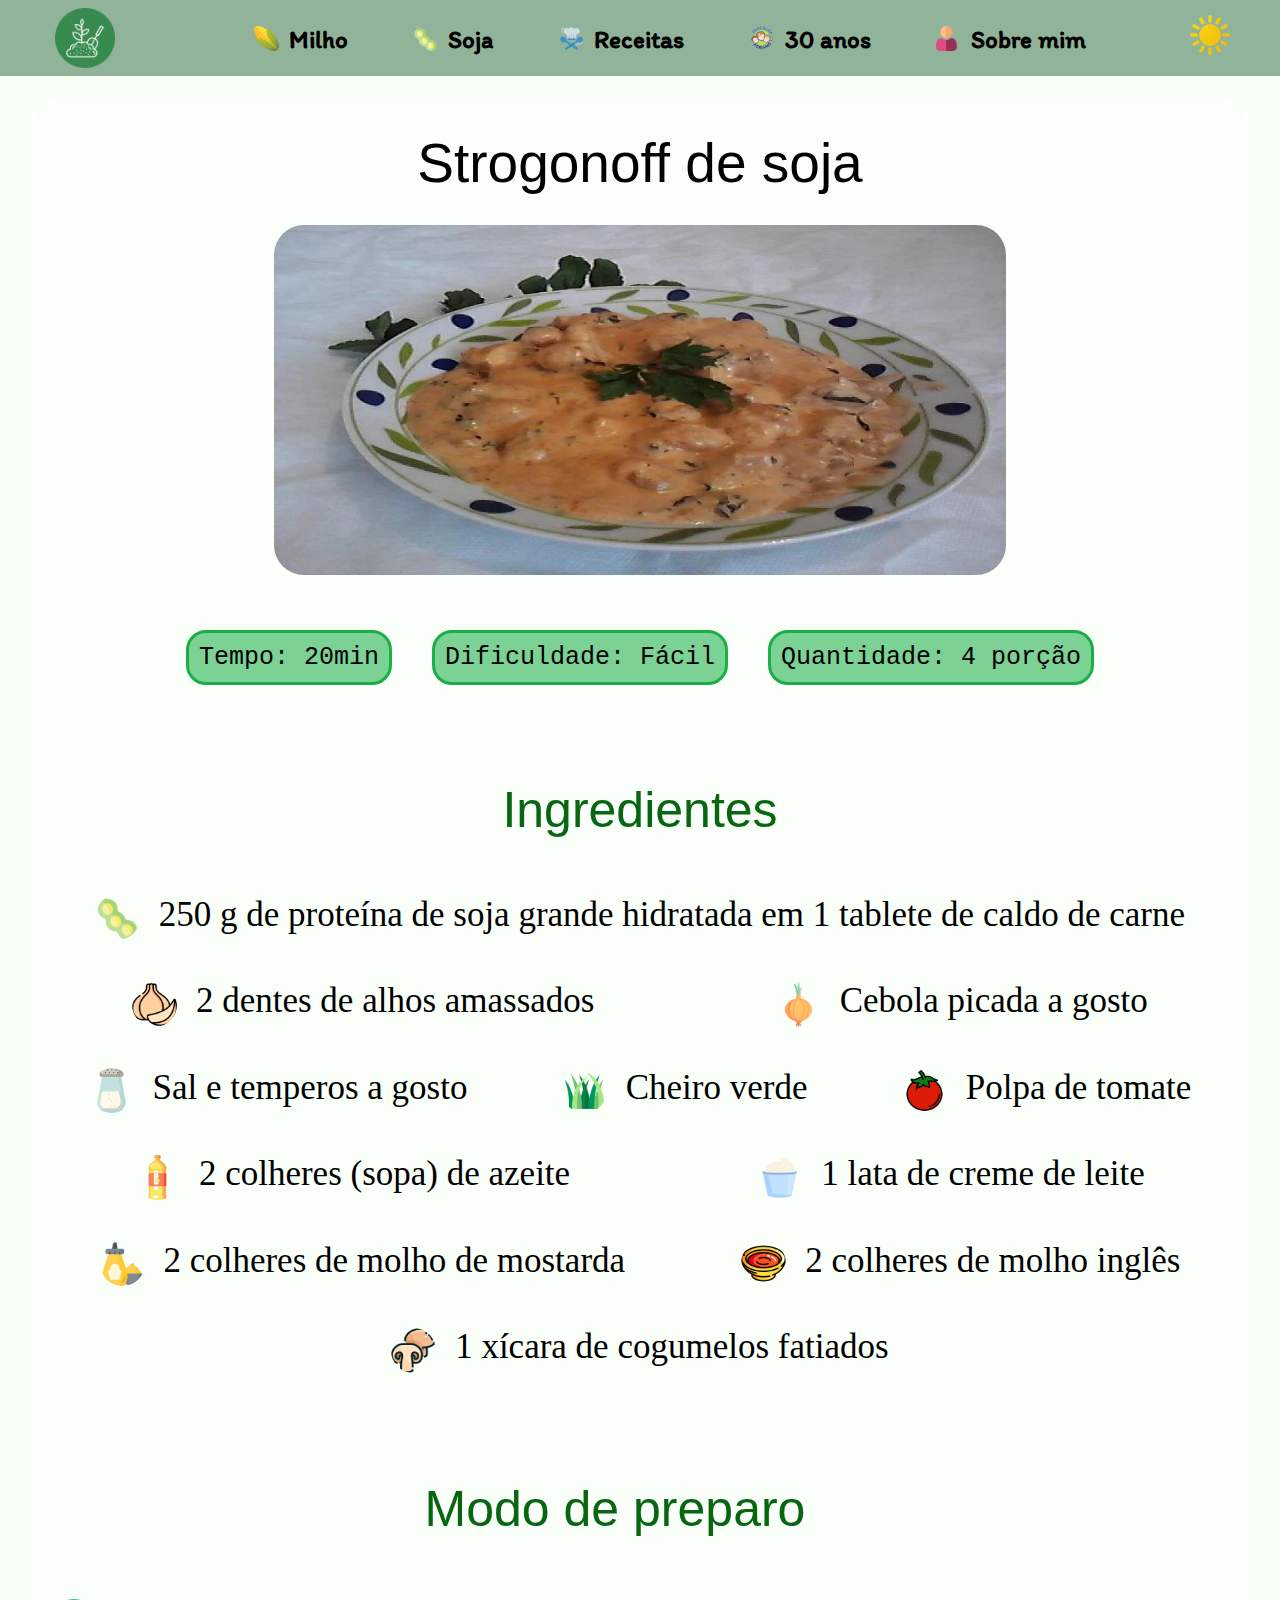
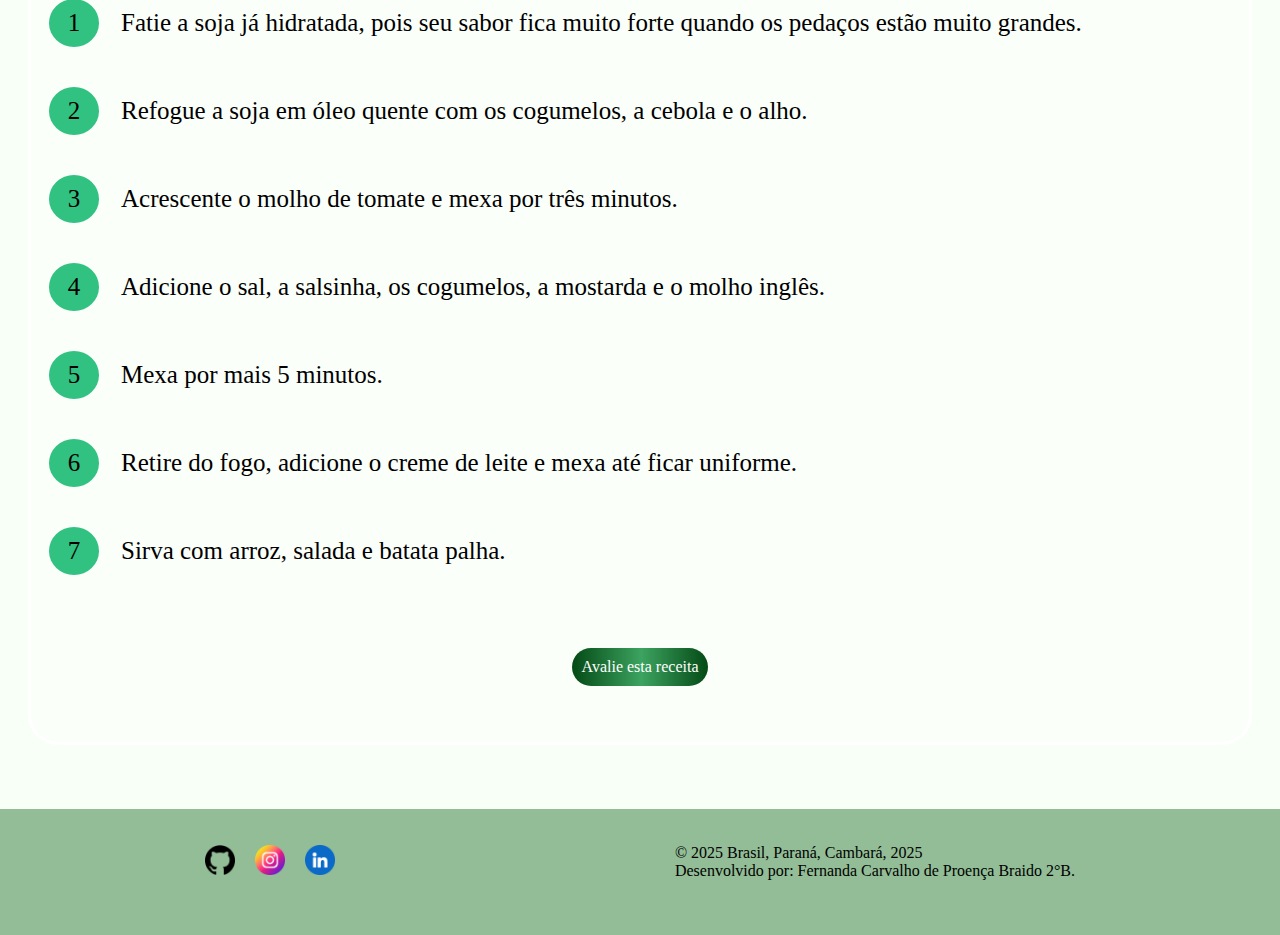
<file: est.html>
<!DOCTYPE html>
<html lang="pt-br">

<head> 
    <meta charset="UTF-8">
    <meta name="viewport" content="width=device-width, initial-scale=1.0">
    <title>Strogonoff de soja</title>
    <link rel="stylesheet" href="style.css">
</head>

<body class="fdrec">


    <nav>
        <li class="itemmenu lgg"><a href="index.html"><img class="lgh" src="img/gardening.png" alt=""></a></li>
        <input type="checkbox" id="menu-toggle">
        <label for="menu-toggle" class="logo">
            <div class="lg"></div>
        </label>
        <ul>
            <li class="itemmenu itim-regular"><a class="alinha" href="index.html"><img class="img-icon"
                        src="img/gardening.png" alt="">Inicio</a></li>
            <li class="itemmenu itim-regular"><a href="milho.html"><img class="img-icon" src="img/corn.png"
                        alt="">Milho</a></li>
            <li class="itemmenu itim-regular"><a href="soja.html"><img class="img-icon" src="img/soja.png"
                        alt="">Soja</a></li>
            <li class="itemmenu itim-regular"><a href="receita.html"><img class="img-icon" src="img/chef.png"
                        alt="">Receitas</a></li>
            <li class="itemmenu itim-regular"><a href="trinta.html"><img class="img-icon" src="img/aggf.png" alt="">30
                    anos</a></li>
            <li class="itemmenu itim-regular"><a href="sobremim.html"><img class="img-icon" src="img/user.png"
                        alt="">Sobre mim</a></li>
            <li class="esp"></li>
        </ul>
    </nav>


    <input type="checkbox" id="modo-escuro-checkbox">
    <label for="modo-escuro-checkbox" id="modo-escuro-label"></label>

    <br><br><br><br>

    <div class="fq">
        <h1 id="pl" class="titillium-web-regular">Strogonoff de soja</h1>
        <div class="infrec">
            <img id="img-p" src="img/sojadfgh.jpg" alt="" title="https://www.tudogostoso.com.br/receita/118683-estrogonofe-de-carne-de-soja.html">
            <div id="ifres" class="if">
                <p class="space-mono-regular">Tempo: 20min</p>
                <p class="space-mono-regular">Dificuldade: Fácil</p>
                <p class="space-mono-regular">Quantidade: 4 porção</p>
            </div>
        </div>

        <br>

        <div class="ingr">
            <br>
            <h5 class="tts">Ingredientes</h5>
            <br><br>
            <ul>
                <input type="checkbox" id="instaf1">
                <label for="instaf1" class="ingrediente">
                    <img src="img/soja.png" alt="Imagem da soja">
                    250 g de proteína de soja grande hidratada em 1 tablete de caldo de carne
                </label>

                <input type="checkbox" id="instaf2">
                <label for="instaf2" class="ingrediente">
                    <img src="img/garlic.png" alt="Imagem do alho"> <!--por alho-->
                    2 dentes de alhos amassados
                </label>

                <input type="checkbox" id="instaf4">
                <label for="instaf4" class="ingrediente">
                    <img src="img/onion.png" alt="Imagem da cebola"> <!--por cebola-->
                    Cebola picada a gosto
                </label>

                <input type="checkbox" id="instaf5">
                <label for="instaf5" class="ingrediente">
                    <img src="img/salt-shaker.png" alt="Imagem do sal"> <!--por sal-->
                    Sal e temperos a gosto
                </label>

                <input type="checkbox" id="instaf6">
                <label for="instaf6" class="ingrediente">
                    <img src="img/cheiro.png" alt="Imagem do cheiro verde"> <!--cheiro verde hummmm-->
                    Cheiro verde
                </label>

                <input type="checkbox" id="instaf7">
                <label for="instaf7" class="ingrediente">
                    <img src="img/tomato.png" alt="tomate"> <!--tomate hummmm-->
                    Polpa de tomate
                </label>

                <input type="checkbox" id="instaf8">
                <label for="instaf8" class="ingrediente">
                    <img src="img/oleo.png" alt="Imagem do óleo">
                    2 colheres (sopa) de azeite
                </label>

                <input type="checkbox" id="instaf9">
                <label for="instaf9" class="ingrediente">
                    <img src="img/cream.png" alt="Imagem do creme de leite">
                    1 lata de creme de leite
                </label>

                <input type="checkbox" id="instaf10">
                <label for="instaf10" class="ingrediente">
                    <img src="img/mustard.png" alt="Imagem do creme de leite">
                    2 colheres de molho de mostarda
                </label>

                <input type="checkbox" id="instaf11">
                <label for="instaf11" class="ingrediente">
                    <img src="img/soy-sauce.png" alt="Imagem do creme de leite">
                    2 colheres de molho inglês
                </label>

                <input type="checkbox" id="instaf12">
                <label for="instaf12" class="ingrediente">
                    <img src="img/mushroom.png" alt="Imagem do creme de leite">
                    1 xícara de cogumelos fatiados
                </label>
            </ul>
        </div>

        <br>


        <div class="md-pr">
            <br>
            <h5 class="tts">Modo de preparo</h5>
            <br><br>
            <ul>
                <input type="checkbox" id="md1">
                <label for="md1" class="itre">
                    <span>1</span>
                    Fatie a soja já hidratada, pois seu sabor fica muito forte quando os pedaços estão muito grandes.
                </label>

                <input type="checkbox" id="md2">
                <label for="md2" class="itre">
                    <span>2</span>
                    Refogue a soja em óleo quente com os cogumelos, a cebola e o alho.
                </label>

                <input type="checkbox" id="md3">
                <label for="md3" class="itre">
                    <span>3</span>
                    Acrescente o molho de tomate e mexa por três minutos.
                </label>

                <input type="checkbox" id="md4">
                <label for="md4" class="itre">
                    <span>4</span>
                    Adicione o sal, a salsinha, os cogumelos, a mostarda e o molho inglês.
                </label>

                <input type="checkbox" id="md5">
                <label for="md5" class="itre">
                    <span>5</span>
                    Mexa por mais 5 minutos.
                </label>

                <input type="checkbox" id="md6">
                <label for="md6" class="itre">
                    <span>6</span>
                    Retire do fogo, adicione o creme de leite e mexa até ficar uniforme.
                </label>

                <input type="checkbox" id="md7">
                <label for="md7" class="itre">
                    <span>7</span>
                    Sirva com arroz, salada e batata palha.
                </label>

            </ul>
        </div>


        <input type="checkbox" id="toggle">
        <label for="toggle" class="fq button">Avalie esta receita</label>
        <div class="abrplmd">

            <h5>Avalie</h5>

            <ul class="stars">
                <li class="star">
                    <input type="radio" id="star1" name="estrela">
                    <label for="star1"></label>
                </li>
                <li class="star">
                    <input type="radio" id="star2" name="estrela">
                    <label for="star2"></label>
                </li>
                <li class="star">
                    <input type="radio" id="star3" name="estrela">
                    <label for="star3"></label>
                </li>
                <li class="star">
                    <input type="radio" id="star4" name="estrela">
                    <label for="star4"></label>
                </li>
                <li class="star">
                    <input type="radio" id="star5" name="estrela">
                    <label for="star5"></label>
                </li>
            </ul>

            <br>


            <center>
                <input type="checkbox" id="sw">
                <label for="sw" class="yy">Enviar</label>
                <div class="msg-obrigada" id="msg-obrigada">Obrigada por avaliar!</div>
            </center>



        </div>

    </div>


    </div>


    <br><br>

    <footer>

        <div id="foo" class="foo">

            <div class="instas">
                <a href="https://github.com/Fefecarvalho"><img id="instaf" src="img/github.png" alt=""></a>
                <a href="https://www.instagram.com/nanda.cpb/profilecard/?igsh=MTU0ODFwdnRuc3BzcQ=="><img id="instaf"
                        src="img/logo-insta.png" alt=""></a>
                <a href="https://www.linkedin.com/in/fernanda-carvalho-b79457304/"><img id="instaf"
                        src="img/linkedin.png" alt=""></a>
            </div>

            <p>
                &copy; 2025 Brasil, Paraná, Cambará, 2025 <br>
                Desenvolvido por: Fernanda Carvalho de Proença Braido 2°B.
            </p>

        </div>

    </footer>

</body>

</html>
</file>
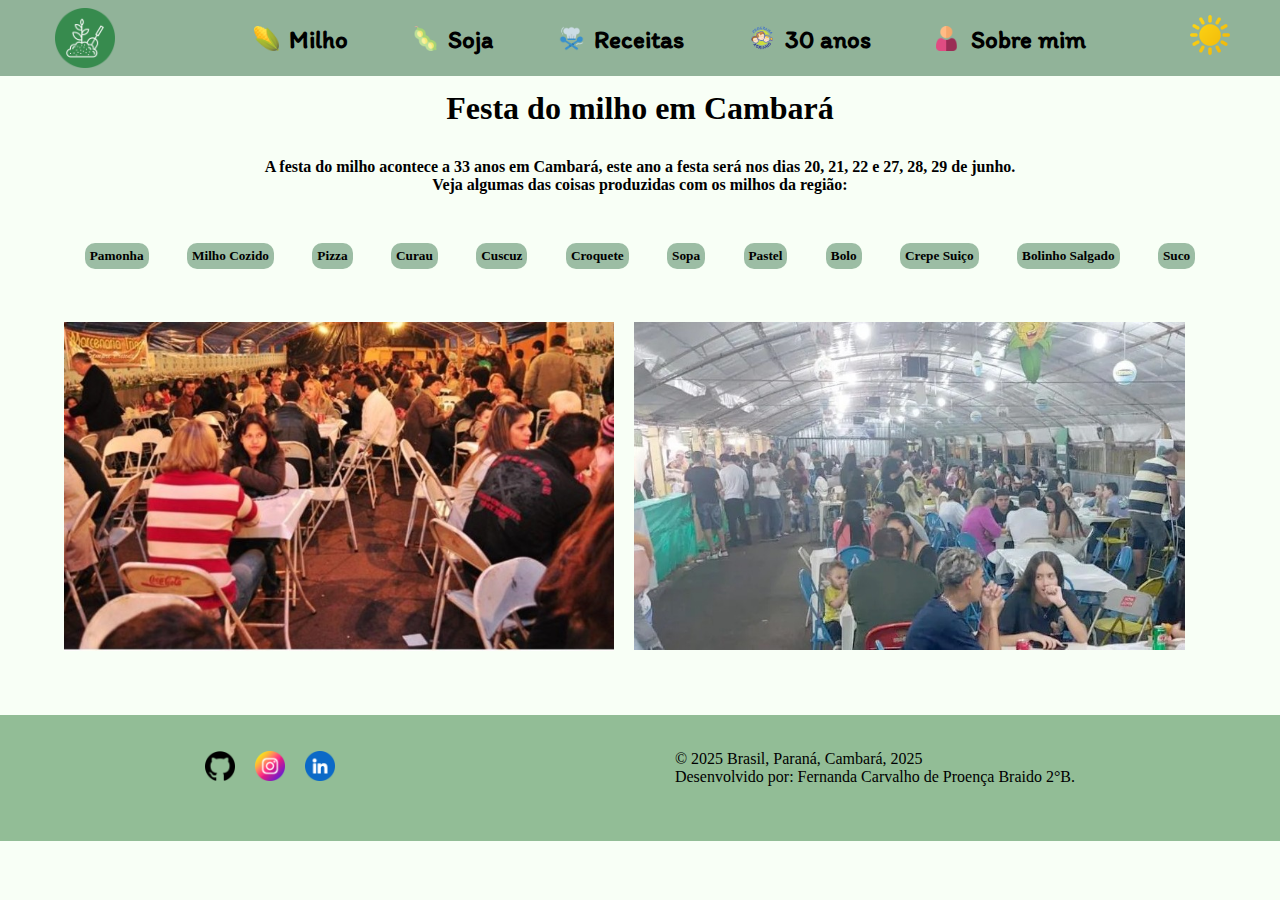
<file: festa-milho.html>
<!DOCTYPE html>
<html lang="pt-br">

<head>
    <meta charset="UTF-8">
    <meta name="viewport" content="width=device-width, initial-scale=1.0">
    <title>Festa do milho</title>
    <link rel="stylesheet" href="style.css">
</head>

<body class="fdrec">


    <nav>
        <li class="itemmenu lgg"><a href="index.html"><img class="lgh" src="img/gardening.png" alt=""></a></li>
        <input type="checkbox" id="menu-toggle">
        <label for="menu-toggle" class="logo">
            <div class="lg"></div>
        </label>
        <ul>
            <li class="itemmenu itim-regular"><a class="alinha" href="index.html"><img class="img-icon"
                        src="img/gardening.png" alt="">Inicio</a></li>
            <li class="itemmenu itim-regular"><a href="milho.html"><img class="img-icon" src="img/corn.png"
                        alt="">Milho</a></li>
            <li class="itemmenu itim-regular"><a href="soja.html"><img class="img-icon" src="img/soja.png"
                        alt="">Soja</a></li>
            <li class="itemmenu itim-regular"><a href="receita.html"><img class="img-icon" src="img/chef.png"
                        alt="">Receitas</a></li>
            <li class="itemmenu itim-regular"><a href="trinta.html"><img class="img-icon" src="img/aggf.png" alt="">30
                    anos</a></li>
            <li class="itemmenu itim-regular"><a href="sobremim.html"><img class="img-icon" src="img/user.png"
                        alt="">Sobre mim</a></li>
            <li class="esp"></li>
        </ul>
    </nav>


    <input type="checkbox" id="modo-escuro-checkbox">
    <label for="modo-escuro-checkbox" id="modo-escuro-label"></label>


    <br><br><br><br><br>

    <div id="slk-fst" class="slk-fst indie-flower-regular">
        <h1>Festa do milho em Cambará</h1>
        <br>
        <h4>A festa do milho acontece a 33 anos em Cambará, este ano a festa será nos dias 20, 21, 22 e 27, 28, 29 de
            junho. <br> Veja algumas das coisas produzidas com os milhos da região:
        </h4>

        <br><br>

        <div class="nacreditoquefizisso">
            <h5 class="coisas">Pamonha</h5>
            <h5 class="coisas">Milho Cozido</h5>
            <h5 class="coisas">Pizza</h5>
            <h5 class="coisas">Curau</h5>
            <h5 class="coisas">Cuscuz</h5>
            <h5 class="coisas">Croquete</h5>
            <h5 class="coisas">Sopa</h5>
            <h5 class="coisas">Pastel</h5>
            <h5 class="coisas">Bolo</h5>
            <h5 class="coisas">Crepe Suiço</h5>
            <h5 class="coisas">Bolinho Salgado</h5>
            <h5 class="coisas">Suco</h5>
        </div>

        <br>

        <div class="slkcpn">
            <img src="img/fst-milho09.jpg" alt=""
                title="https://www.circulandoaqui.com.br/noticia/1766/tudo-pronto-para-a-festa-do-milho-verde-de-cambara">
            <img src="img/fts011.jpg" alt=""
                title="https://www.circulandoaqui.com.br/noticia/49072/tradicional-festa-do-milho-verde-de-cambara-encerra-primeiro-final-de-semana-com-sucesso">
        </div>
    </div>
    <footer>

        <div id="foo" class="foo">

            <div class="instas">
                <a href="https://github.com/Fefecarvalho"><img id="instaf" src="img/github.png" alt=""></a>
                <a href="https://www.instagram.com/nanda.cpb/profilecard/?igsh=MTU0ODFwdnRuc3BzcQ=="><img id="instaf"
                        src="img/logo-insta.png" alt=""></a>
                <a href="https://www.linkedin.com/in/fernanda-carvalho-b79457304/"><img id="instaf"
                        src="img/linkedin.png" alt=""></a>
            </div>

            <p>
                &copy; 2025 Brasil, Paraná, Cambará, 2025 <br>
                Desenvolvido por: Fernanda Carvalho de Proença Braido 2°B.
            </p>

        </div>

    </footer>

</body>

</html>
</file>
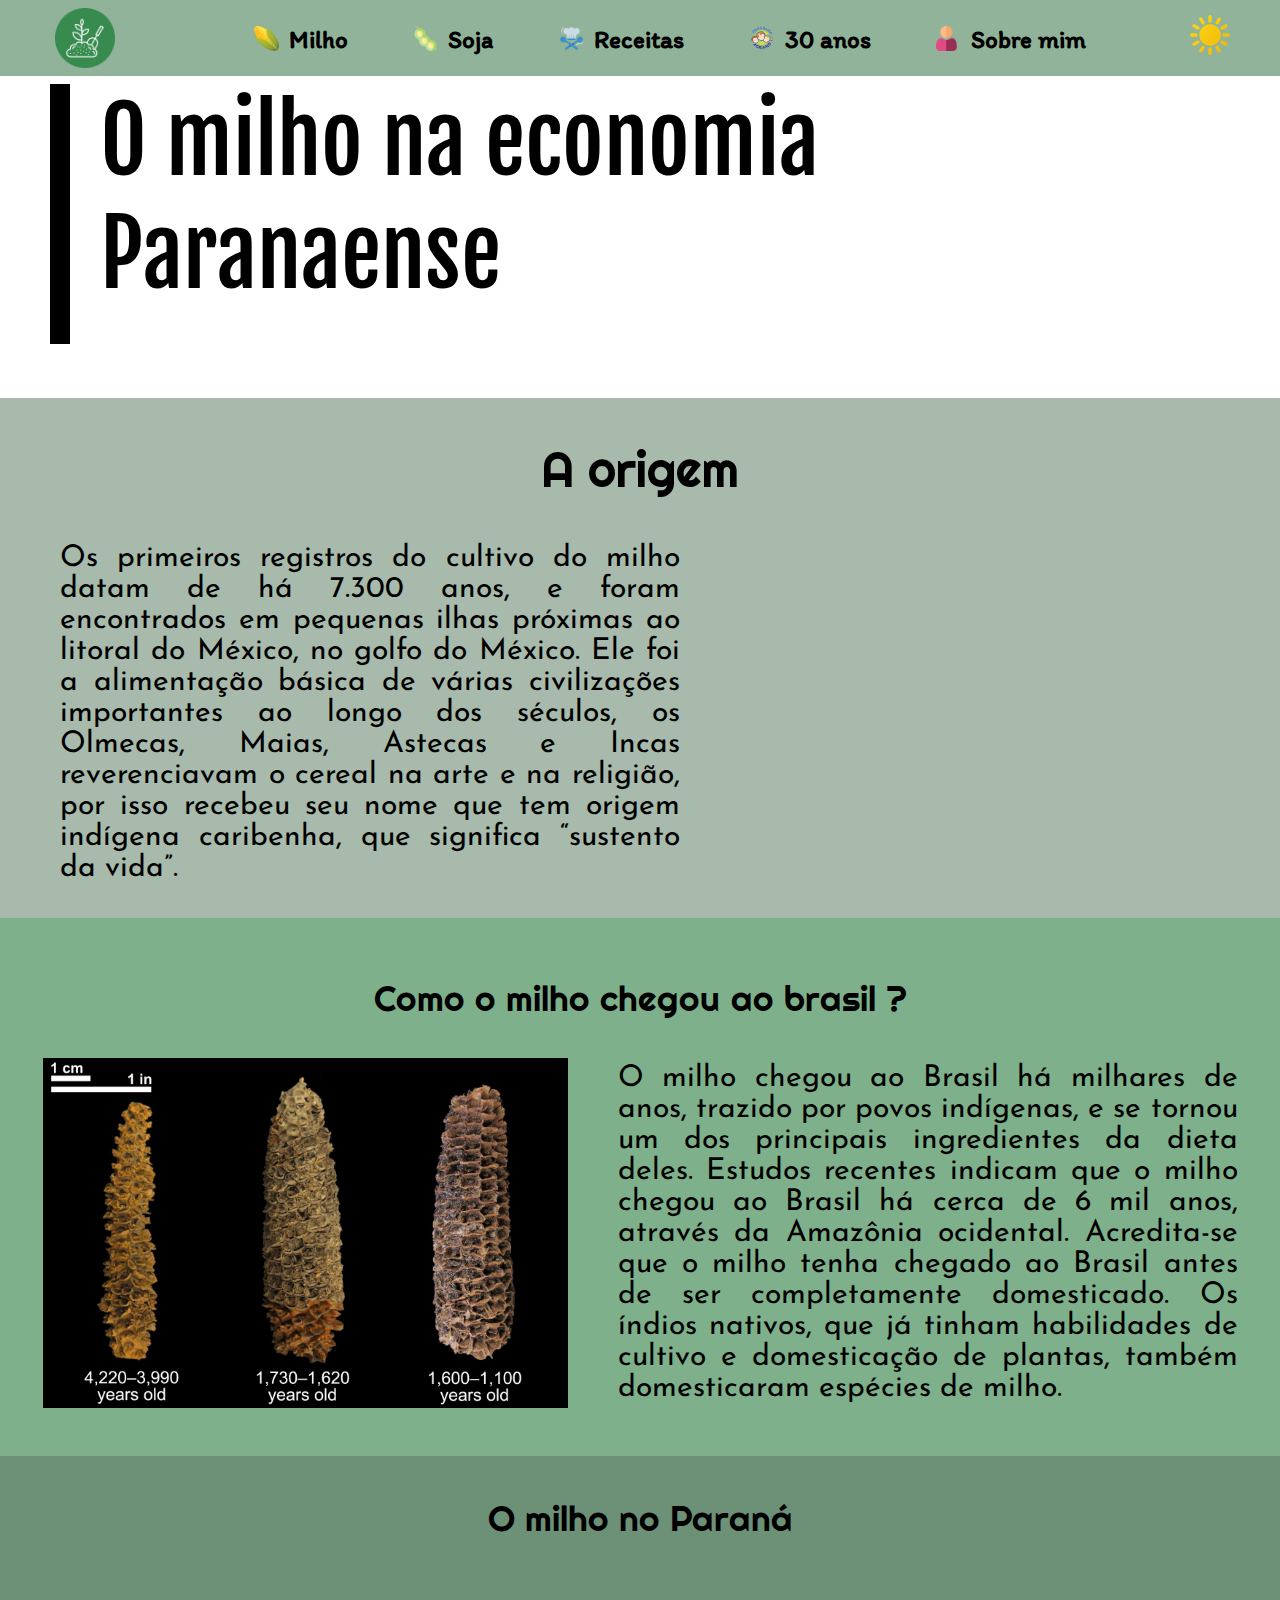
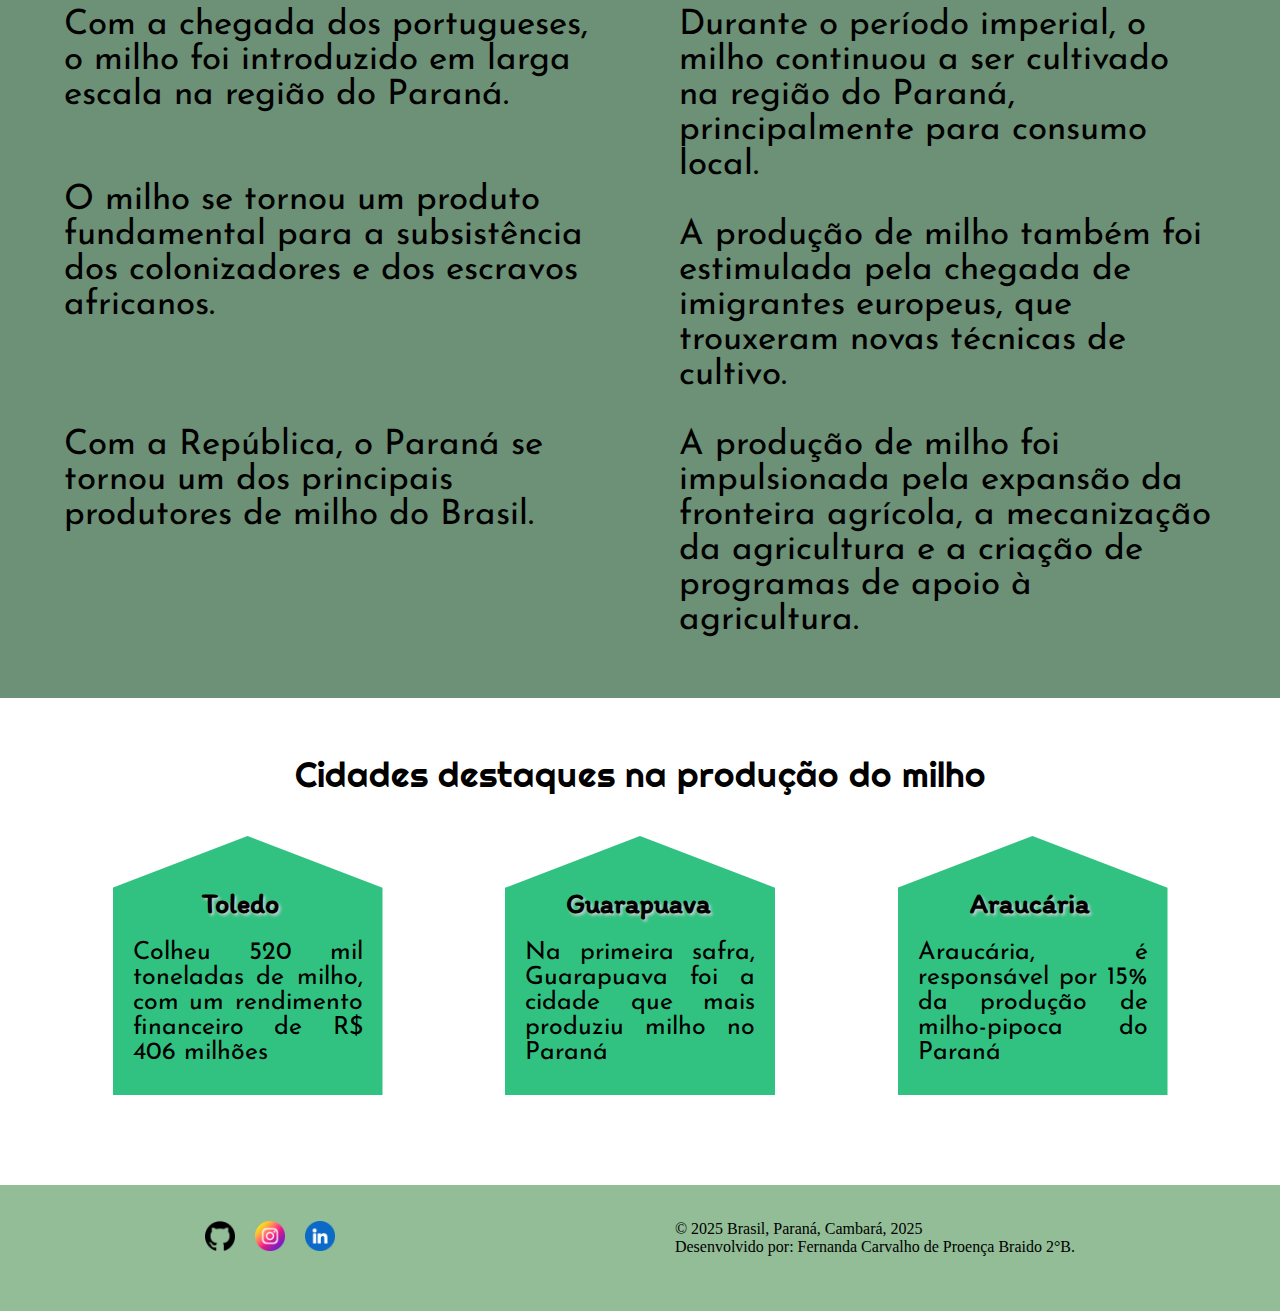
<file: milho.html>
<!DOCTYPE html>
<html lang="pt-br">

<head>
    <meta charset="UTF-8">
    <meta name="viewport" content="width=device-width, initial-scale=1.0">
    <title>Milho</title>
    <link rel="stylesheet" href="style.css">
</head>

<body class="milho"> 

    <nav>
        <li class="itemmenu lgg"><a href="index.html"><img class="lgh" src="img/gardening.png" alt=""></a></li>
        <input type="checkbox" id="menu-toggle">
        <label for="menu-toggle" class="logo">
            <div class="lg"></div>
        </label>
        <ul>
            <li class="itemmenu itim-regular"><a class="alinha" href="index.html"><img class="img-icon"
                        src="img/gardening.png" alt="">Inicio</a></li>
            <li class="itemmenu itim-regular"><a href="milho.html"><img class="img-icon" src="img/corn.png"
                        alt="">Milho</a></li>
            <li class="itemmenu itim-regular"><a href="soja.html"><img class="img-icon" src="img/soja.png"
                        alt="">Soja</a></li>
            <li class="itemmenu itim-regular"><a href="receita.html"><img class="img-icon" src="img/chef.png"
                        alt="">Receitas</a></li>
            <li class="itemmenu itim-regular"><a href="trinta.html"><img class="img-icon" src="img/aggf.png" alt="">30
                    anos</a></li>
            <li class="itemmenu itim-regular"><a href="sobremim.html"><img class="img-icon" src="img/user.png"
                        alt="">Sobre mim</a></li>
            <li class="esp"></li>
        </ul>
    </nav>

    <input type="checkbox" id="modo-escuro-checkbox">
    <label for="modo-escuro-checkbox" id="modo-escuro-label"></label>

    <!--
<div class="ld">
    <button id="botao-fixo"><a href="#">?</a></button>
</div>
-->

    <!--inicio das informaçoes-->
    <br><br><br>

    <div class="ar">
        <div id="colscr" class="col-p"></div>
        <h1 id="scr" class=" fjalla-one-regular titulo-p">O milho na economia <br> Paranaense</h1>
        <div class="col-ap-al"></div>
    </div>

    <br><br><br>

    <div id="origemM" class="origemM">

        <div class="box-1">
            <h2 class="righteous-regular">A origem</h2>

            <br>

            <div class="prf josefin-sans">
                <p class="ptex" id="rps">Os primeiros registros do cultivo do milho datam de há 7.300 anos, e foram
                    encontrados em pequenas ilhas próximas ao litoral do México, no golfo do México.
                    Ele foi a alimentação básica de várias civilizações importantes ao longo dos séculos, os Olmecas,
                    Maias,
                    Astecas e Incas reverenciavam o cereal na arte e na
                    religião, por isso recebeu seu nome que tem origem indígena caribenha, que significa “sustento da
                    vida”.
                </p>
                <iframe
                    src="https://www.google.com/maps/embed?pb=!1m18!1m12!1m3!1d14878658.953507647!2d-89.45189015!3d24.43394965!2m3!1f0!2f0!3f0!3m2!1i1024!2i768!4f13.1!3m3!1m2!1s0x85f1032277809767%3A0x4061678d86094852!2sGolfo%20do%20M%C3%A9xico%20(Golfo%20da%20Am%C3%A9rica)!5e0!3m2!1spt-BR!2sbr!4v1747652603025!5m2!1spt-BR!2sbr"
                    width="490px" height="350px" style="border:0;" allowfullscreen="" loading="lazy"
                    referrerpolicy="no-referrer-when-downgrade"></iframe>
            </div>

        </div>

        <div class="box-2">
            <br>
            <h3 class="righteous-regular">Como o milho chegou ao brasil ?</h3>

            <br>

            <div class="prf josefin-sans">

                <img src="img/milho3.jpg" alt="" title="https://www.circulandoaqui.com.br/noticia/1766/tudo-pronto-para-a-festa-do-milho-verde-de-cambara">

                <p class="ptex" id="rps">O milho chegou ao Brasil há milhares de anos, trazido por povos indígenas, e se
                    tornou um dos principais ingredientes da dieta deles. Estudos recentes indicam que o milho chegou ao
                    Brasil há cerca de 6 mil anos, através da Amazônia ocidental.
                    Acredita-se que o milho tenha chegado ao Brasil antes de ser completamente domesticado.
                    Os índios nativos, que já tinham habilidades de cultivo e domesticação de plantas, também
                    domesticaram
                    espécies de milho.
                </p>
            </div>
            <br>

        </div>

        <div class="box-3">

            <h3 class="righteous-regular">O milho no Paraná</h3>
            <br>
            <div id="prft" class="prft">

                <p id="tex" class="tex josefin-sans"> Com a chegada dos
                    portugueses, o milho foi introduzido em larga escala na região do Paraná.
                    <br><br><br>
                    O milho se tornou um
                    produto fundamental para a subsistência dos colonizadores e dos escravos africanos.
                    <br><br><br><br>
                    Com a República, o Paraná
                    se tornou um dos principais produtores de milho do Brasil.
                </p>

                <p id="tex" class="tex josefin-sans"> Durante o período imperial, o milho
                    continuou a ser cultivado na região do Paraná, principalmente para consumo local.
                    <br><br>
                    A produção de milho também foi
                    estimulada pela chegada de imigrantes europeus, que trouxeram novas técnicas de cultivo.
                    <br><br>
                    A produção de milho foi
                    impulsionada pela expansão da fronteira agrícola, a mecanização da agricultura e a criação de
                    programas
                    de apoio à agricultura.

                </p>

            </div>

        </div>
        <br><br><br>

        <h3 class="righteous-regular">Cidades destaques na produção do milho</h3>

        <div class="cid">

            <div class="forma">
                <h5 class="pd1">Toledo</h5>
                <p class="josefin-sans">Colheu 520 mil toneladas de milho, com um rendimento financeiro de R$ 406
                    milhões</p>
            </div>

            <div class="forma">
                <h5 class="pd2">Guarapuava</h5>
                <p class="josefin-sans">Na primeira safra, Guarapuava foi a cidade que mais produziu milho no Paraná</p>
            </div>

            <div class="forma">
                <h5 class="pd3">Araucária</h5>
                <p class="josefin-sans">Araucária, é responsável por 15% da produção de milho-pipoca do Paraná</p>
            </div>

        </div>

        <br><br><br>

    </div>
    <!--footer-->
    <br><br>

    <footer>

        <div id="foo" class="foo">

            <div class="instas">
                <a href="https://github.com/Fefecarvalho"><img id="instaf" src="img/github.png" alt=""></a>
                <a href="https://www.instagram.com/nanda.cpb/profilecard/?igsh=MTU0ODFwdnRuc3BzcQ=="><img id="instaf"
                        src="img/logo-insta.png" alt=""></a>
                <a href="https://www.linkedin.com/in/fernanda-carvalho-b79457304/"><img id="instaf"
                        src="img/linkedin.png" alt=""></a>
            </div>

            <p>
                &copy; 2025 Brasil, Paraná, Cambará, 2025 <br>
                Desenvolvido por: Fernanda Carvalho de Proença Braido 2°B.
            </p>

        </div>

    </footer>

</body>

</html>
</file>
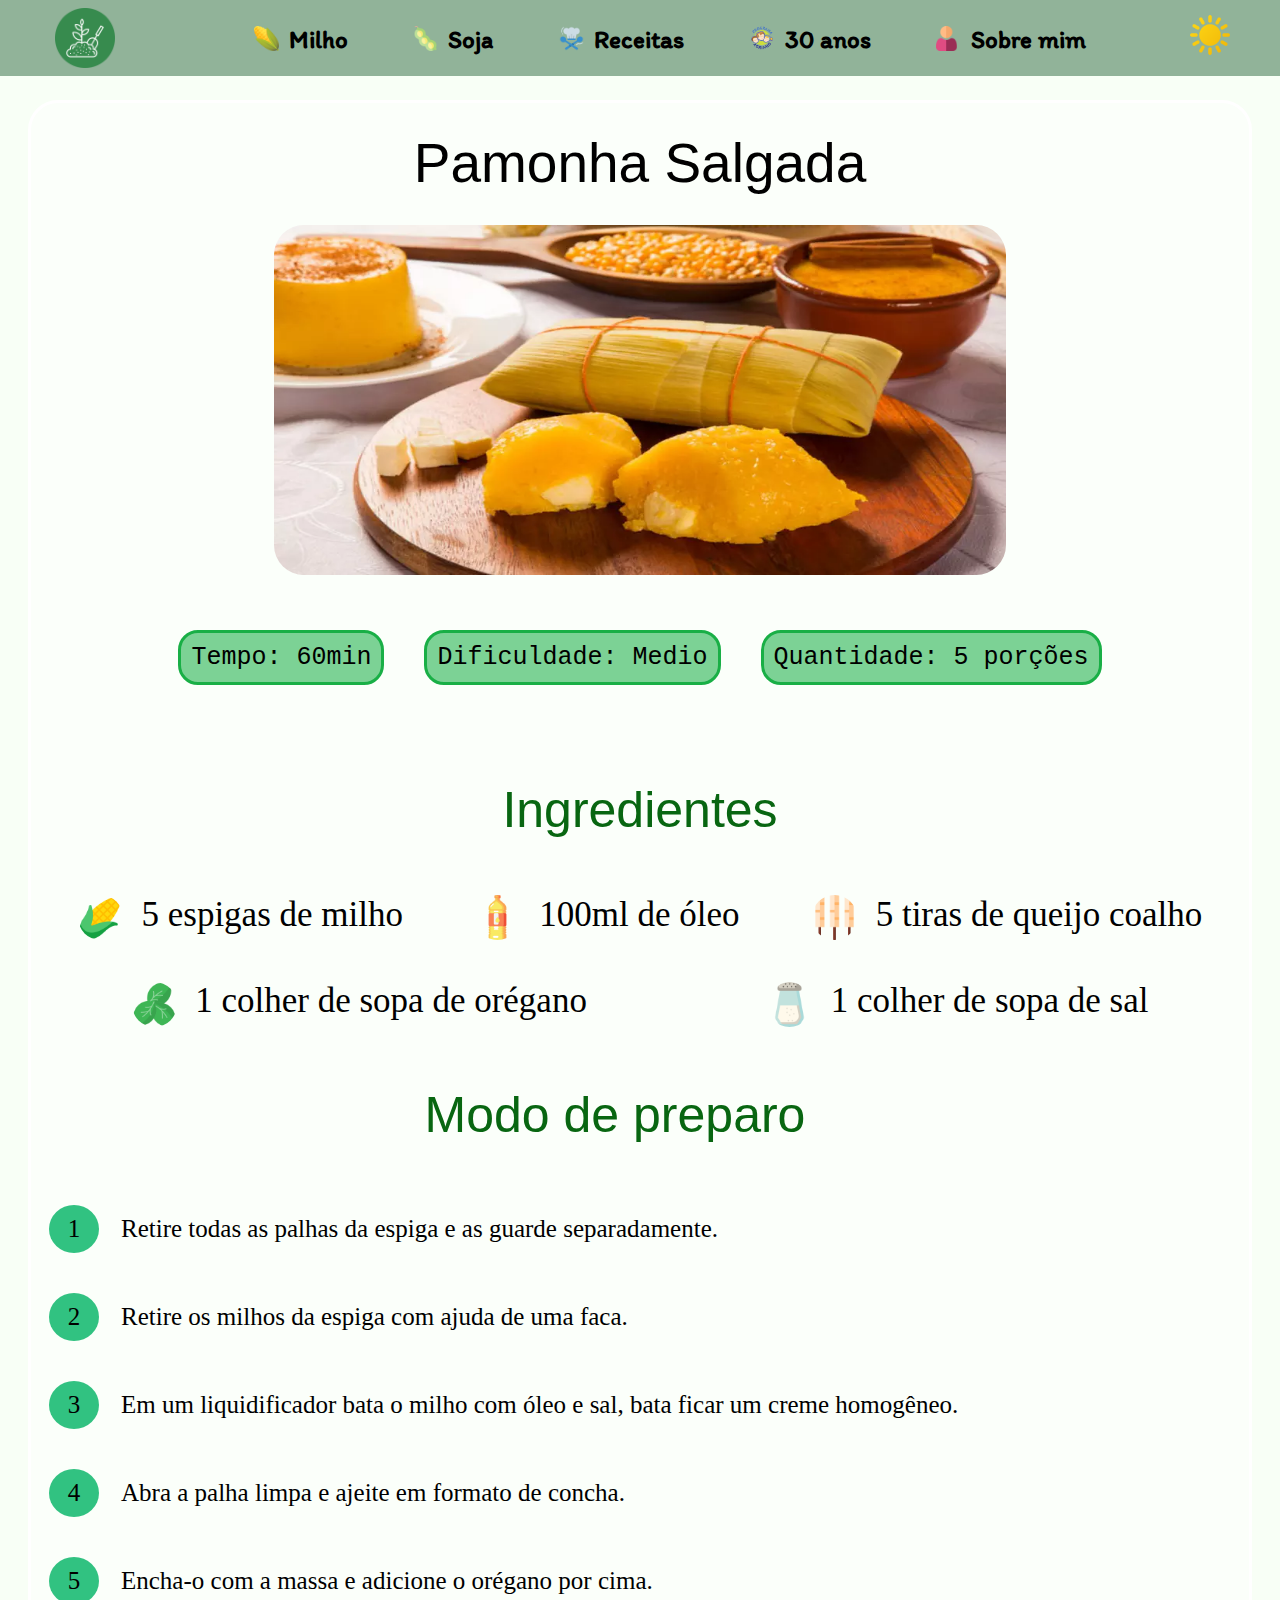
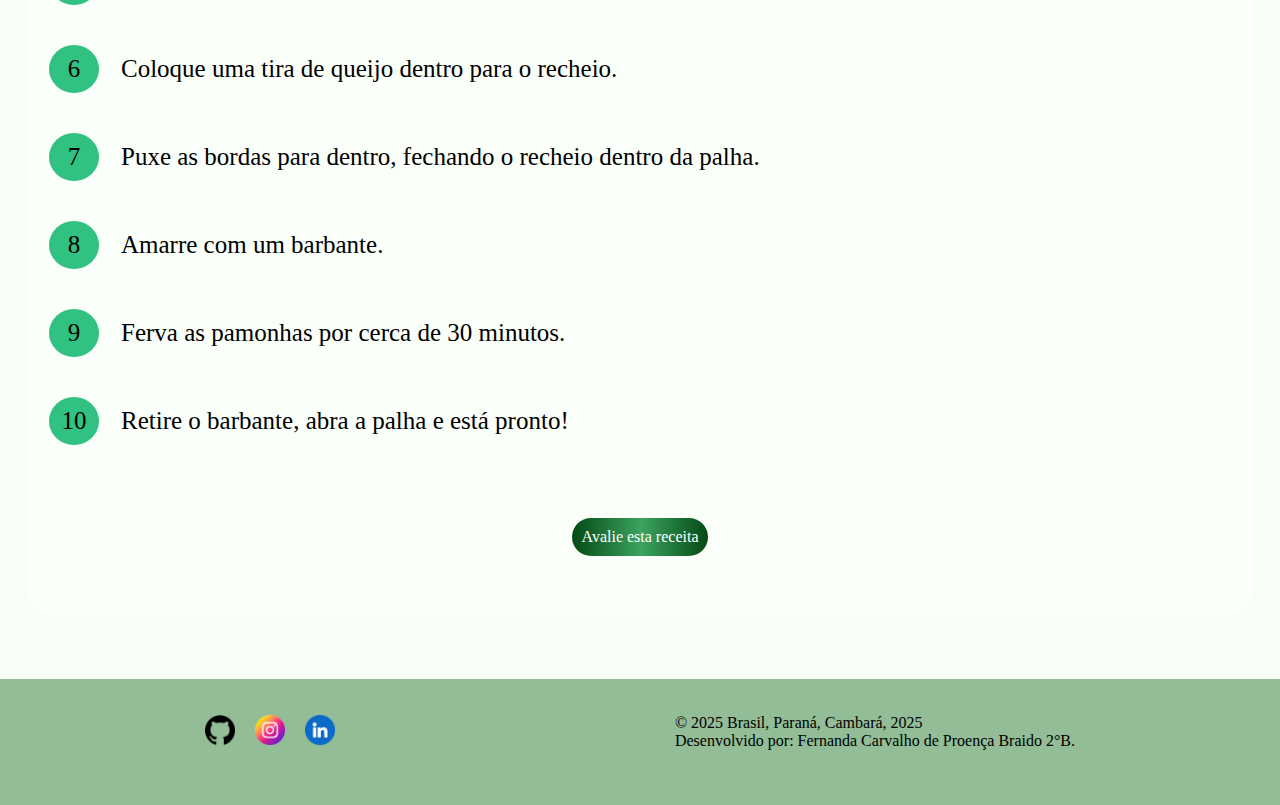
<file: pamonha.html>
<!DOCTYPE html>
<html lang="pt-br">

<head>
    <meta charset="UTF-8">
    <meta name="viewport" content="width=device-width, initial-scale=1.0">
    <title>Pamonha salgada</title>
    <link rel="stylesheet" href="style.css">
</head>

<body class="fdrec"> 


    <nav>
        <li class="itemmenu lgg"><a href="index.html"><img class="lgh" src="img/gardening.png" alt=""></a></li>
        <input type="checkbox" id="menu-toggle">
        <label for="menu-toggle" class="logo">
            <div class="lg"></div>
        </label>
        <ul>
            <li class="itemmenu itim-regular"><a class="alinha" href="index.html"><img class="img-icon"
                        src="img/gardening.png" alt="">Inicio</a></li>
            <li class="itemmenu itim-regular"><a href="milho.html"><img class="img-icon" src="img/corn.png"
                        alt="">Milho</a></li>
            <li class="itemmenu itim-regular"><a href="soja.html"><img class="img-icon" src="img/soja.png"
                        alt="">Soja</a></li>
            <li class="itemmenu itim-regular"><a href="receita.html"><img class="img-icon" src="img/chef.png"
                        alt="">Receitas</a></li>
            <li class="itemmenu itim-regular"><a href="trinta.html"><img class="img-icon" src="img/aggf.png" alt="">30
                    anos</a></li>
            <li class="itemmenu itim-regular"><a href="sobremim.html"><img class="img-icon" src="img/user.png"
                        alt="">Sobre mim</a></li>
            <li class="esp"></li>
        </ul>
    </nav>


    <input type="checkbox" id="modo-escuro-checkbox">
    <label for="modo-escuro-checkbox" id="modo-escuro-label"></label>

    <br><br><br><br>

    <div class="fq">
        <h1 id="pl" class="titillium-web-regular">Pamonha Salgada</h1>
        <div class="infrec">
            <img id="img-p" src="img/pamonha.jpg" alt="" title="https://stock.adobe.com/br/search?k=%22pamonha+with+cheese%22">
            <div id="ifres" class="if">
                <p class="space-mono-regular">Tempo: 60min</p>
                <p class="space-mono-regular">Dificuldade: Medio</p>
                <p class="space-mono-regular">Quantidade: 5 porções</p>
            </div>
        </div>

        <br>

        <div class="ingr">
            <br>
            <h5 class="tts">Ingredientes</h5>
            <br><br>
            <ul>
                <input type="checkbox" id="instaf1">
                <label for="instaf1" class="ingrediente">
                    <img src="img/milhorec.png" alt="Imagem de milho">
                    5 espigas de milho
                </label>
                <input type="checkbox" id="instaf2">
                <label for="instaf2" class="ingrediente">
                    <img src="img/oleo.png" alt="Imagem de óleo">
                    100ml de óleo
                </label>
                <input type="checkbox" id="instaf3">
                <label for="instaf3" class="ingrediente">
                    <img src="img/quijo.png" alt="Imagem de queijo coalho">
                    5 tiras de queijo coalho
                </label>

                <input type="checkbox" id="instaf4">
                <label for="instaf4" class="ingrediente">
                    <img src="img/oregano.png" alt="Imagem de orégano">
                    1 colher de sopa de orégano
                </label>
                <input type="checkbox" id="instaf5">
                <label for="instaf5" class="ingrediente">
                    <img src="img/salt-shaker.png" alt="Imagem de sal">
                    1 colher de sopa de sal
                </label>
            </ul>
        </div>


        <div class="md-pr">
            <br>
            <h5 class="tts">Modo de preparo</h5>
            <br><br>
            <ul>
                <input type="checkbox" id="md1">
                <label for="md1" class="itre">
                    <span>1</span>
                    Retire todas as palhas da espiga e as guarde separadamente.
                </label>

                <input type="checkbox" id="md2">
                <label for="md2" class="itre">
                    <span>2</span>
                    Retire os milhos da espiga com ajuda de uma faca.
                </label>

                <input type="checkbox" id="md3">
                <label for="md3" class="itre">
                    <span>3</span>
                    Em um liquidificador bata o milho com óleo e sal, bata ficar um creme homogêneo.
                </label>

                <input type="checkbox" id="md4">
                <label for="md4" class="itre">
                    <span>4</span>
                    Abra a palha limpa e ajeite em formato de concha.
                </label>

                <input type="checkbox" id="md5">
                <label for="md5" class="itre">
                    <span>5</span>
                    Encha-o com a massa e adicione o orégano por cima.
                </label>

                <input type="checkbox" id="md6">
                <label for="md6" class="itre">
                    <span>6</span>
                    Coloque uma tira de queijo dentro para o recheio.
                </label>

                <input type="checkbox" id="md7">
                <label for="md7" class="itre">
                    <span>7</span>
                    Puxe as bordas para dentro, fechando o recheio dentro da palha.
                </label>

                <input type="checkbox" id="md8">
                <label for="md8" class="itre">
                    <span>8</span>
                    Amarre com um barbante.
                </label>

                <input type="checkbox" id="md9">
                <label for="md9" class="itre">
                    <span>9</span>
                    Ferva as pamonhas por cerca de 30 minutos.
                </label>

                <input type="checkbox" id="md10">
                <label for="md10" class="itre">
                    <span>10</span>
                    Retire o barbante, abra a palha e está pronto!
                </label>

            </ul>
        </div>


        <input type="checkbox" id="toggle">
        <label for="toggle" class="fq button">Avalie esta receita</label>
        <div class="abrplmd">

            <h5>Avalie</h5>

            <ul class="stars">
                <li class="star">
                    <input type="radio" id="star1" name="estrela">
                    <label for="star1"></label>
                </li>
                <li class="star">
                    <input type="radio" id="star2" name="estrela">
                    <label for="star2"></label>
                </li>
                <li class="star">
                    <input type="radio" id="star3" name="estrela">
                    <label for="star3"></label>
                </li>
                <li class="star">
                    <input type="radio" id="star4" name="estrela">
                    <label for="star4"></label>
                </li>
                <li class="star">
                    <input type="radio" id="star5" name="estrela">
                    <label for="star5"></label>
                </li>
            </ul>

            <br>


            <center>
                <input type="checkbox" id="sw">
                <label for="sw" class="yy">Enviar</label>
                <div class="msg-obrigada" id="msg-obrigada">Obrigada por avaliar!</div>
            </center>



        </div>

    </div>


    </div>


    <br><br>

    <footer>

        <div id="foo" class="foo">

            <div class="instas">
                <a href="https://github.com/Fefecarvalho"><img id="instaf" src="img/github.png" alt=""></a>
                <a href="https://www.instagram.com/nanda.cpb/profilecard/?igsh=MTU0ODFwdnRuc3BzcQ=="><img id="instaf"
                        src="img/logo-insta.png" alt=""></a>
                <a href="https://www.linkedin.com/in/fernanda-carvalho-b79457304/"><img id="instaf"
                        src="img/linkedin.png" alt=""></a>
            </div>

            <p>
                &copy; 2025 Brasil, Paraná, Cambará, 2025 <br>
                Desenvolvido por: Fernanda Carvalho de Proença Braido 2°B.
            </p>

        </div>

    </footer>

</body>

</html>
</file>
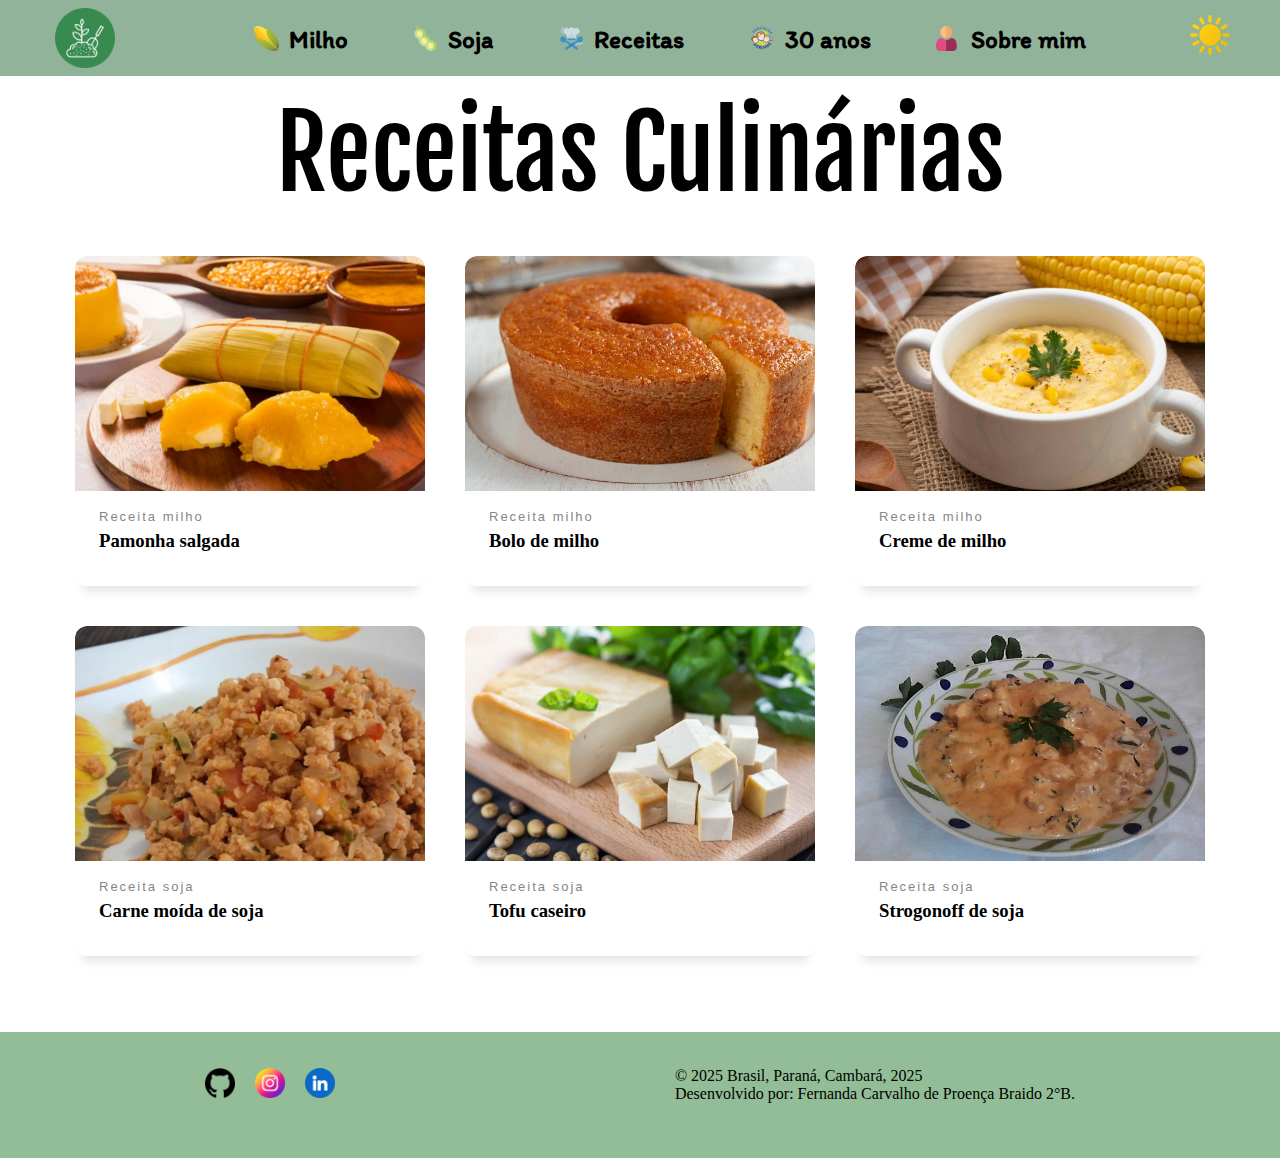
<file: receita.html>
<!DOCTYPE html>
<html lang="pt-br">

<head>
    <meta charset="UTF-8">
    <meta name="viewport" content="width=device-width, initial-scale=1.0">
    <title>Receitinhas</title>
    <link rel="stylesheet" href="style.css">
</head>

<body class="receita"> 

    <nav>
        <li class="itemmenu lgg"><a href="index.html"><img class="lgh" src="img/gardening.png" alt=""></a></li>
        <input type="checkbox" id="menu-toggle">
        <label for="menu-toggle" class="logo">
            <div class="lg"></div>
        </label>
        <ul>
            <li class="itemmenu itim-regular"><a class="alinha" href="index.html"><img class="img-icon"
                        src="img/gardening.png" alt="">Inicio</a></li>
            <li class="itemmenu itim-regular"><a href="milho.html"><img class="img-icon" src="img/corn.png"
                        alt="">Milho</a></li>
            <li class="itemmenu itim-regular"><a href="soja.html"><img class="img-icon" src="img/soja.png"
                        alt="">Soja</a></li>
            <li class="itemmenu itim-regular"><a href="receita.html"><img class="img-icon" src="img/chef.png"
                        alt="">Receitas</a></li>
            <li class="itemmenu itim-regular"><a href="trinta.html"><img class="img-icon" src="img/aggf.png" alt="">30
                    anos</a></li>
            <li class="itemmenu itim-regular"><a href="sobremim.html"><img class="img-icon" src="img/user.png"
                        alt="">Sobre mim</a></li>
            <li class="esp"></li>
        </ul>
    </nav>

    <input type="checkbox" id="modo-escuro-checkbox">
    <label for="modo-escuro-checkbox" id="modo-escuro-label"></label>

    <br><br><br><br><br>
    <h1 id="tt-re" class="rec fjalla-one-regular">Receitas Culinárias</h1>

    <div class="lgrec">

        <article class="card card--1">
            <div class="card__info-hover">
                <svg class="card__like" viewBox="0 0 24 24">
                    <path fill="#000000"
                        d="M12.1,18.55L12,18.65L11.89,18.55C7.14,14.24 4,11.39 4,8.5C4,6.5 5.5,5 7.5,5C9.04,5 10.54,6 11.07,7.36H12.93C13.46,6 14.96,5 16.5,5C18.5,5 20,6.5 20,8.5C20,11.39 16.86,14.24 12.1,18.55M16.5,3C14.76,3 13.09,3.81 12,5.08C10.91,3.81 9.24,3 7.5,3C4.42,3 2,5.41 2,8.5C2,12.27 5.4,15.36 10.55,20.03L12,21.35L13.45,20.03C18.6,15.36 22,12.27 22,8.5C22,5.41 19.58,3 16.5,3Z" />
                </svg>
                <div class="card__clock-info">
                    <svg class="card__clock" viewBox="0 0 24 24">
                        <path
                            d="M12,20A7,7 0 0,1 5,13A7,7 0 0,1 12,6A7,7 0 0,1 19,13A7,7 0 0,1 12,20M19.03,7.39L20.45,5.97C20,5.46 19.55,5 19.04,4.56L17.62,6C16.07,4.74 14.12,4 12,4A9,9 0 0,0 3,13A9,9 0 0,0 12,22C17,22 21,17.97 21,13C21,10.88 20.26,8.93 19.03,7.39M11,14H13V8H11M15,1H9V3H15V1Z" />
                    </svg><span class="card__time">60 min</span>
                </div>

            </div>
            <div class="card__img"></div>
            <a href="pamonha.html" class="card_link">
                <div class="card__img--hover" title="https://stock.adobe.com/br/search?k=%22pamonha+with+cheese%22"></div>
            </a>
            <div class="card__info">
                <span class="card__category"> Receita milho</span>
                <h3 class="card__title">Pamonha salgada</h3>

            </div>
        </article>

        <article class="card card--2">
            <div class="card__info-hover">
                <svg class="card__like" viewBox="0 0 24 24">
                    <path fill="#000000"
                        d="M12.1,18.55L12,18.65L11.89,18.55C7.14,14.24 4,11.39 4,8.5C4,6.5 5.5,5 7.5,5C9.04,5 10.54,6 11.07,7.36H12.93C13.46,6 14.96,5 16.5,5C18.5,5 20,6.5 20,8.5C20,11.39 16.86,14.24 12.1,18.55M16.5,3C14.76,3 13.09,3.81 12,5.08C10.91,3.81 9.24,3 7.5,3C4.42,3 2,5.41 2,8.5C2,12.27 5.4,15.36 10.55,20.03L12,21.35L13.45,20.03C18.6,15.36 22,12.27 22,8.5C22,5.41 19.58,3 16.5,3Z" />
                </svg>
                <div class="card__clock-info">
                    <svg class="card__clock" viewBox="0 0 24 24">
                        <path
                            d="M12,20A7,7 0 0,1 5,13A7,7 0 0,1 12,6A7,7 0 0,1 19,13A7,7 0 0,1 12,20M19.03,7.39L20.45,5.97C20,5.46 19.55,5 19.04,4.56L17.62,6C16.07,4.74 14.12,4 12,4A9,9 0 0,0 3,13A9,9 0 0,0 12,22C17,22 21,17.97 21,13C21,10.88 20.26,8.93 19.03,7.39M11,14H13V8H11M15,1H9V3H15V1Z" />
                    </svg><span class="card__time">60 min</span>
                </div>

            </div>
            <div class="card__img"></div>
            <a href="bolo-milho.html" class="card_link">
                <div class="card__img--hover" title="https://anamariabrogui.com.br/receita/molho-de-milho-de-latinha-sem-trigo-e-bem-fofinho-e-molhadinho-c9ed0f76"></div>
            </a>
            <div class="card__info">
                <span class="card__category"> Receita milho</span>
                <h3 class="card__title">Bolo de milho</h3>
            </div>
        </article>

        <article class="card card--3">
            <div class="card__info-hover">
                <svg class="card__like" viewBox="0 0 24 24">
                    <path fill="#000000"
                        d="M12.1,18.55L12,18.65L11.89,18.55C7.14,14.24 4,11.39 4,8.5C4,6.5 5.5,5 7.5,5C9.04,5 10.54,6 11.07,7.36H12.93C13.46,6 14.96,5 16.5,5C18.5,5 20,6.5 20,8.5C20,11.39 16.86,14.24 12.1,18.55M16.5,3C14.76,3 13.09,3.81 12,5.08C10.91,3.81 9.24,3 7.5,3C4.42,3 2,5.41 2,8.5C2,12.27 5.4,15.36 10.55,20.03L12,21.35L13.45,20.03C18.6,15.36 22,12.27 22,8.5C22,5.41 19.58,3 16.5,3Z" />
                </svg>
                <div class="card__clock-info">
                    <svg class="card__clock" viewBox="0 0 24 24">
                        <path
                            d="M12,20A7,7 0 0,1 5,13A7,7 0 0,1 12,6A7,7 0 0,1 19,13A7,7 0 0,1 12,20M19.03,7.39L20.45,5.97C20,5.46 19.55,5 19.04,4.56L17.62,6C16.07,4.74 14.12,4 12,4A9,9 0 0,0 3,13A9,9 0 0,0 12,22C17,22 21,17.97 21,13C21,10.88 20.26,8.93 19.03,7.39M11,14H13V8H11M15,1H9V3H15V1Z" />
                    </svg><span class="card__time">15 min</span>
                </div>

            </div>
            <div class="card__img"></div>
            <a href="creme-milho.html" class="card_link">
                <div class="card__img--hover" title="https://guiadacozinha.com.br/receitas/faca-a-receita-de-creme-de-milho-facil-que-fica-pronto-em-20-minutos/"></div>
            </a>
            <div class="card__info">
                <span class="card__category"> Receita milho</span>
                <h3 class="card__title">Creme de milho</h3>
            </div>
        </article>

        <article class="card card--4">
            <div class="card__info-hover">
                <svg class="card__like" viewBox="0 0 24 24">
                    <path fill="#000000"
                        d="M12.1,18.55L12,18.65L11.89,18.55C7.14,14.24 4,11.39 4,8.5C4,6.5 5.5,5 7.5,5C9.04,5 10.54,6 11.07,7.36H12.93C13.46,6 14.96,5 16.5,5C18.5,5 20,6.5 20,8.5C20,11.39 16.86,14.24 12.1,18.55M16.5,3C14.76,3 13.09,3.81 12,5.08C10.91,3.81 9.24,3 7.5,3C4.42,3 2,5.41 2,8.5C2,12.27 5.4,15.36 10.55,20.03L12,21.35L13.45,20.03C18.6,15.36 22,12.27 22,8.5C22,5.41 19.58,3 16.5,3Z" />
                </svg>
                <div class="card__clock-info">
                    <svg class="card__clock" viewBox="0 0 24 24">
                        <path
                            d="M12,20A7,7 0 0,1 5,13A7,7 0 0,1 12,6A7,7 0 0,1 19,13A7,7 0 0,1 12,20M19.03,7.39L20.45,5.97C20,5.46 19.55,5 19.04,4.56L17.62,6C16.07,4.74 14.12,4 12,4A9,9 0 0,0 3,13A9,9 0 0,0 12,22C17,22 21,17.97 21,13C21,10.88 20.26,8.93 19.03,7.39M11,14H13V8H11M15,1H9V3H15V1Z" />
                    </svg><span class="card__time">40 min</span>
                </div>

            </div>
            <div class="card__img"></div>
            <a href="carne-soja.html" class="card_link">
                <div class="card__img--hover" title="https://www.tudogostoso.com.br/receita/161116-carne-moida-de-soja-especial-com-segredinho-para-tirar-o-sabor-forte.html"></div>
            </a>
            <div class="card__info">
                <span class="card__category"> Receita soja</span>
                <h3 class="card__title">Carne moída de soja</h3>
            </div>
        </article>
        <article class="card card--5">
            <div class="card__info-hover">
                <svg class="card__like" viewBox="0 0 24 24">
                    <path fill="#000000"
                        d="M12.1,18.55L12,18.65L11.89,18.55C7.14,14.24 4,11.39 4,8.5C4,6.5 5.5,5 7.5,5C9.04,5 10.54,6 11.07,7.36H12.93C13.46,6 14.96,5 16.5,5C18.5,5 20,6.5 20,8.5C20,11.39 16.86,14.24 12.1,18.55M16.5,3C14.76,3 13.09,3.81 12,5.08C10.91,3.81 9.24,3 7.5,3C4.42,3 2,5.41 2,8.5C2,12.27 5.4,15.36 10.55,20.03L12,21.35L13.45,20.03C18.6,15.36 22,12.27 22,8.5C22,5.41 19.58,3 16.5,3Z" />
                </svg>
                <div class="card__clock-info">
                    <svg class="card__clock" viewBox="0 0 24 24">
                        <path
                            d="M12,20A7,7 0 0,1 5,13A7,7 0 0,1 12,6A7,7 0 0,1 19,13A7,7 0 0,1 12,20M19.03,7.39L20.45,5.97C20,5.46 19.55,5 19.04,4.56L17.62,6C16.07,4.74 14.12,4 12,4A9,9 0 0,0 3,13A9,9 0 0,0 12,22C17,22 21,17.97 21,13C21,10.88 20.26,8.93 19.03,7.39M11,14H13V8H11M15,1H9V3H15V1Z" />
                    </svg><span class="card__time">120 min</span>
                </div>

            </div>
            <div class="card__img"></div>
            <a href="tofu.html" class="card_link">
                <div class="card__img--hover" title="https://dietas-alimentares.com.br/tofu-e-vegano-tudo-o-que-voce-precisa-saber-sobre-este-produto-de-soja-embalado-com-proteinas/"></div>
            </a>
            <div class="card__info">
                <span class="card__category"> Receita soja</span>
                <h3 class="card__title">Tofu caseiro</h3>
            </div>
        </article>
        <article class="card card--6">
            <div class="card__info-hover">
                <svg class="card__like" viewBox="0 0 24 24">
                    <path fill="#000000"
                        d="M12.1,18.55L12,18.65L11.89,18.55C7.14,14.24 4,11.39 4,8.5C4,6.5 5.5,5 7.5,5C9.04,5 10.54,6 11.07,7.36H12.93C13.46,6 14.96,5 16.5,5C18.5,5 20,6.5 20,8.5C20,11.39 16.86,14.24 12.1,18.55M16.5,3C14.76,3 13.09,3.81 12,5.08C10.91,3.81 9.24,3 7.5,3C4.42,3 2,5.41 2,8.5C2,12.27 5.4,15.36 10.55,20.03L12,21.35L13.45,20.03C18.6,15.36 22,12.27 22,8.5C22,5.41 19.58,3 16.5,3Z" />
                </svg>
                <div class="card__clock-info">
                    <svg class="card__clock" viewBox="0 0 24 24">
                        <path
                            d="M12,20A7,7 0 0,1 5,13A7,7 0 0,1 12,6A7,7 0 0,1 19,13A7,7 0 0,1 12,20M19.03,7.39L20.45,5.97C20,5.46 19.55,5 19.04,4.56L17.62,6C16.07,4.74 14.12,4 12,4A9,9 0 0,0 3,13A9,9 0 0,0 12,22C17,22 21,17.97 21,13C21,10.88 20.26,8.93 19.03,7.39M11,14H13V8H11M15,1H9V3H15V1Z" />
                    </svg><span class="card__time">20 min</span>
                </div>

            </div>
            <div class="card__img"></div>
            <a href="est.html" class="card_link">
                <div class="card__img--hover" title="https://www.tudogostoso.com.br/receita/118683-estrogonofe-de-carne-de-soja.html"></div>
            </a>
            <div class="card__info">
                <span class="card__category"> Receita soja</span>
                <h3 class="card__title">Strogonoff de soja</h3>
            </div>
        </article>
    </div>


    <br><br>

    <footer>

        <div id="foo" class="foo">

            <div class="instas">
                <a href="https://github.com/Fefecarvalho"><img id="instaf" src="img/github.png" alt=""></a>
                <a href="https://www.instagram.com/nanda.cpb/profilecard/?igsh=MTU0ODFwdnRuc3BzcQ=="><img id="instaf"
                        src="img/logo-insta.png" alt=""></a>
                <a href="https://www.linkedin.com/in/fernanda-carvalho-b79457304/"><img id="instaf"
                        src="img/linkedin.png" alt=""></a>
            </div>

            <p>
                &copy; 2025 Brasil, Paraná, Cambará, 2025 <br>
                Desenvolvido por: Fernanda Carvalho de Proença Braido 2°B.
            </p>

        </div>

    </footer>

</body>

</html>
</file>
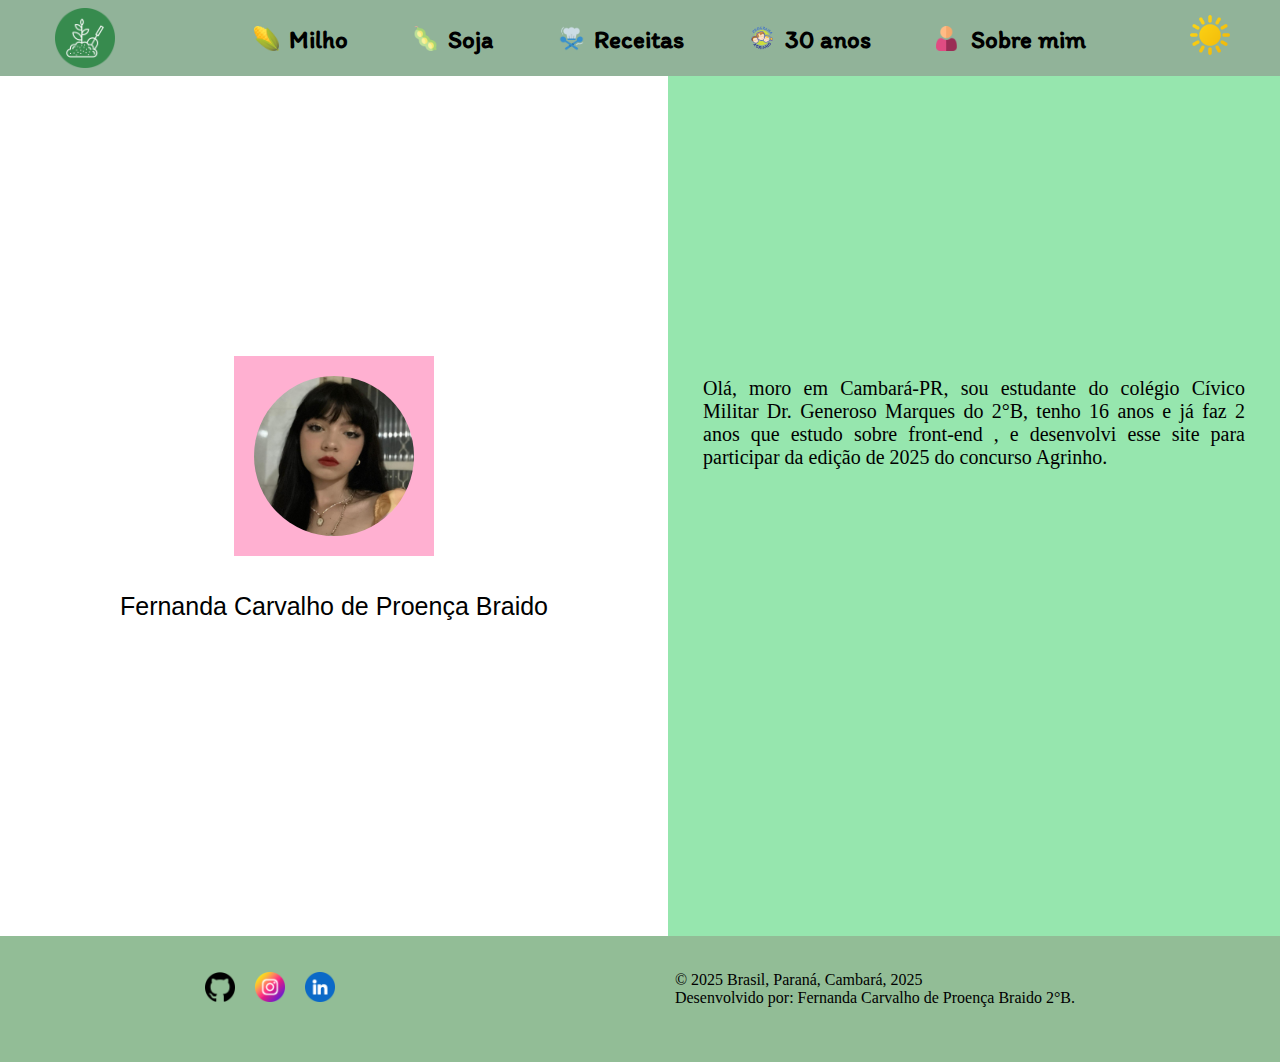
<file: sobremim.html>
<!DOCTYPE html>
<html lang="pt-br">

<head>
    <meta charset="UTF-8">
    <meta name="viewport" content="width=device-width, initial-scale=1.0">
    <title>Sobre Mim</title>
    <link rel="stylesheet" href="style.css">
</head>

<body>

    <nav>
        <li class="itemmenu lgg"><a href="index.html"><img class="lgh" src="img/gardening.png" alt=""></a></li>
        <input type="checkbox" id="menu-toggle">
        <label for="menu-toggle" class="logo">
            <div class="lg"></div>
        </label>
        <ul>
            <li class="itemmenu itim-regular"><a class="alinha" href="index.html"><img class="img-icon"
                        src="img/gardening.png" alt="">Inicio</a></li>
            <li class="itemmenu itim-regular"><a href="milho.html"><img class="img-icon" src="img/corn.png"
                        alt="">Milho</a>
            </li>
            <li class="itemmenu itim-regular"><a href="soja.html"><img class="img-icon" src="img/soja.png"
                        alt="">Soja</a>
            </li>
            <li class="itemmenu itim-regular"><a href="receita.html"><img class="img-icon" src="img/chef.png"
                        alt="">Receitas</a></li>
            <li class="itemmenu itim-regular"><a href="trinta.html"><img class="img-icon" src="img/aggf.png" alt="">30
                    anos</a></li>
            <li class="itemmenu itim-regular"><a href="sobremim.html"><img class="img-icon" src="img/user.png"
                        alt="">Sobre
                    mim</a></li>
            <li class="esp"></li>
        </ul>
    </nav>

    <input type="checkbox" id="modo-escuro-checkbox"><!--tentar arrumar-->
    <label for="modo-escuro-checkbox" id="modo-escuro-label"></label>

    <br><br>
    <div class="invmd">
        <br>

        <div class="mnpqis">
            <div class="sec">
                <div class="bolha">
                    <img src="img/euu.jpg" alt="">
                </div>
            </div>
            <br><br>
            <h1 id="mnalinhacr" class="pt-sans-narrow-regular">Fernanda Carvalho de Proença Braido</h1>
        </div> 

        <div id="ml" class="mdinv">
            <p><!--urgent5e adicionar mais coisas aqui-->
                Olá, moro em Cambará-PR, sou estudante do colégio Cívico Militar Dr. Generoso Marques do 2°B, tenho 16
                anos e já faz 2 anos que estudo sobre front-end , e desenvolvi esse site para participar da edição de
                2025 do concurso Agrinho.
            </p>
        </div>
    </div>

    <footer>

        <div id="foo" class="foo">

            <div class="instas">
                <a href="https://github.com/Fefecarvalho"><img id="instaf" src="img/github.png" alt=""></a>
                <a href="https://www.instagram.com/nanda.cpb/profilecard/?igsh=MTU0ODFwdnRuc3BzcQ=="><img id="instaf"
                        src="img/logo-insta.png" alt=""></a>
                <a href="https://www.linkedin.com/in/fernanda-carvalho-b79457304/"><img id="instaf"
                        src="img/linkedin.png" alt=""></a>
            </div>

            <p>
                &copy; 2025 Brasil, Paraná, Cambará, 2025 <br>
                Desenvolvido por: Fernanda Carvalho de Proença Braido 2°B.
            </p>

        </div>

    </footer>
</body>

</html>
</file>
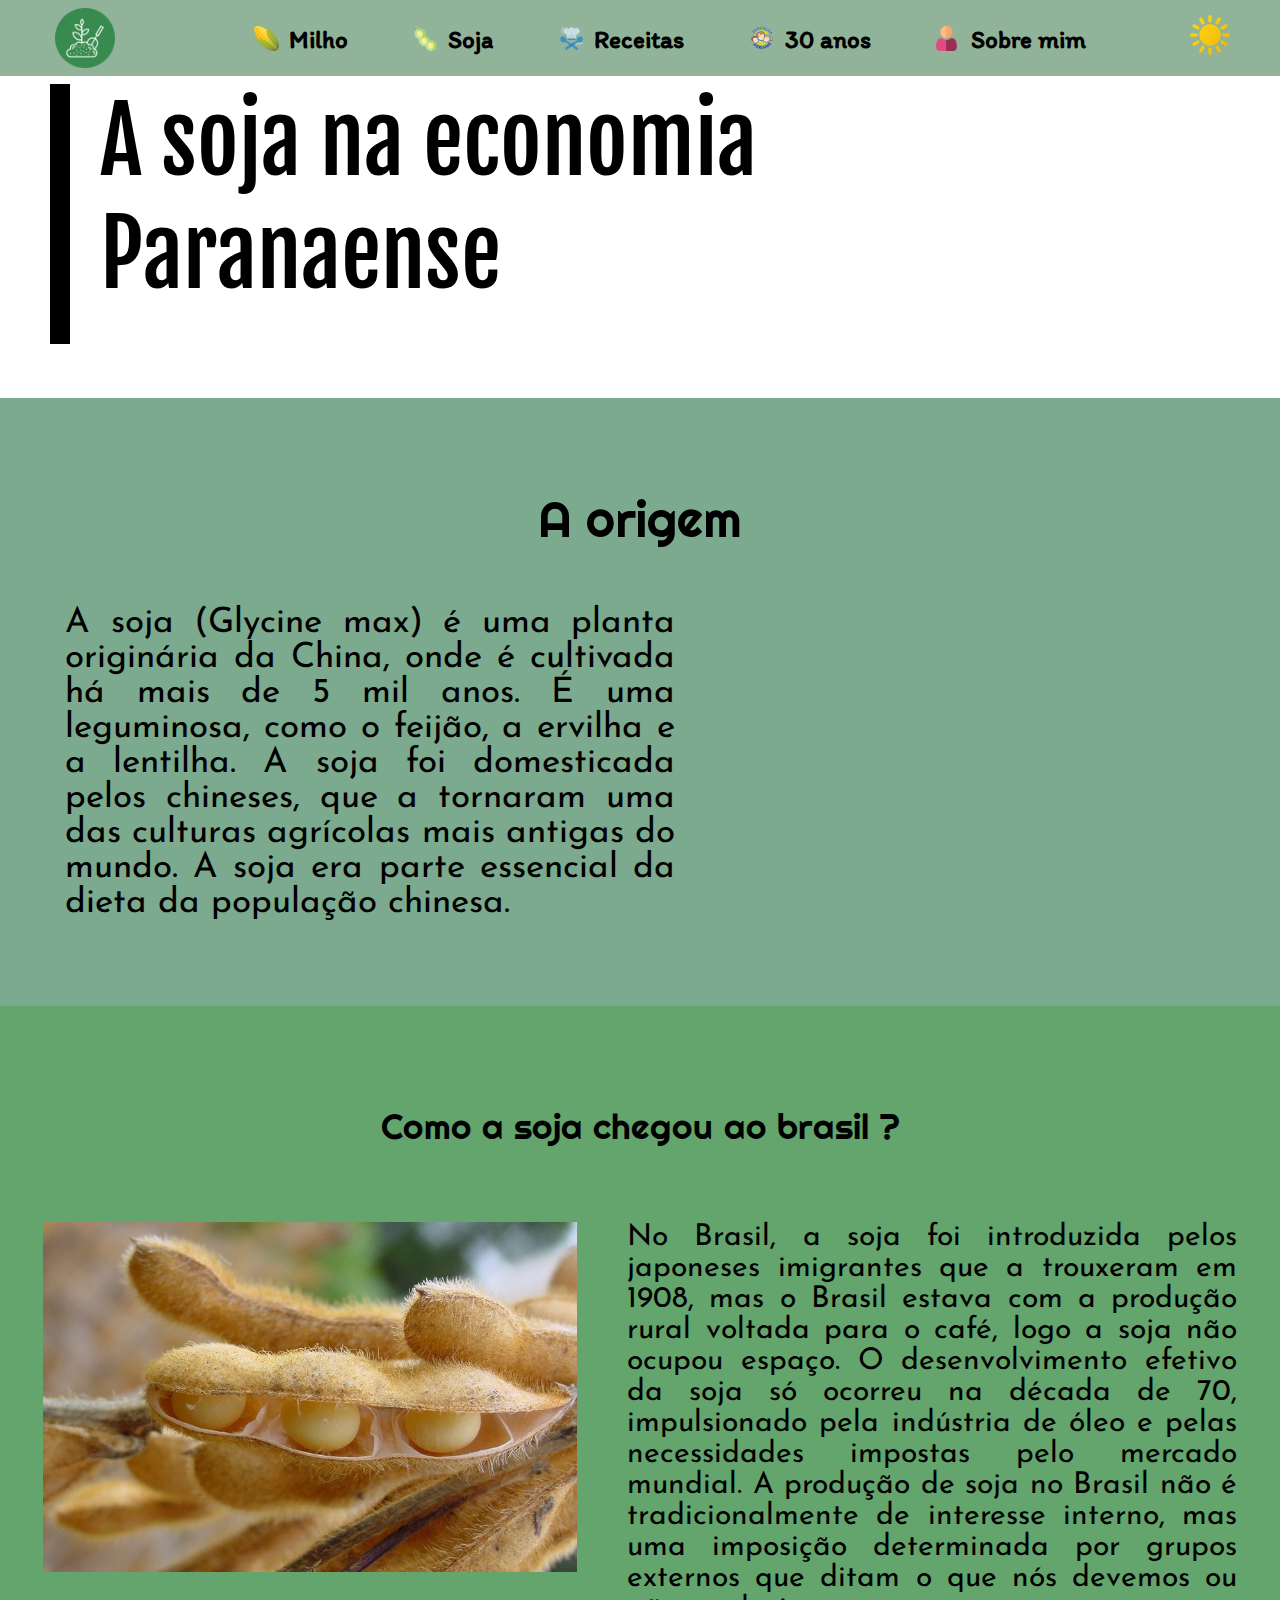
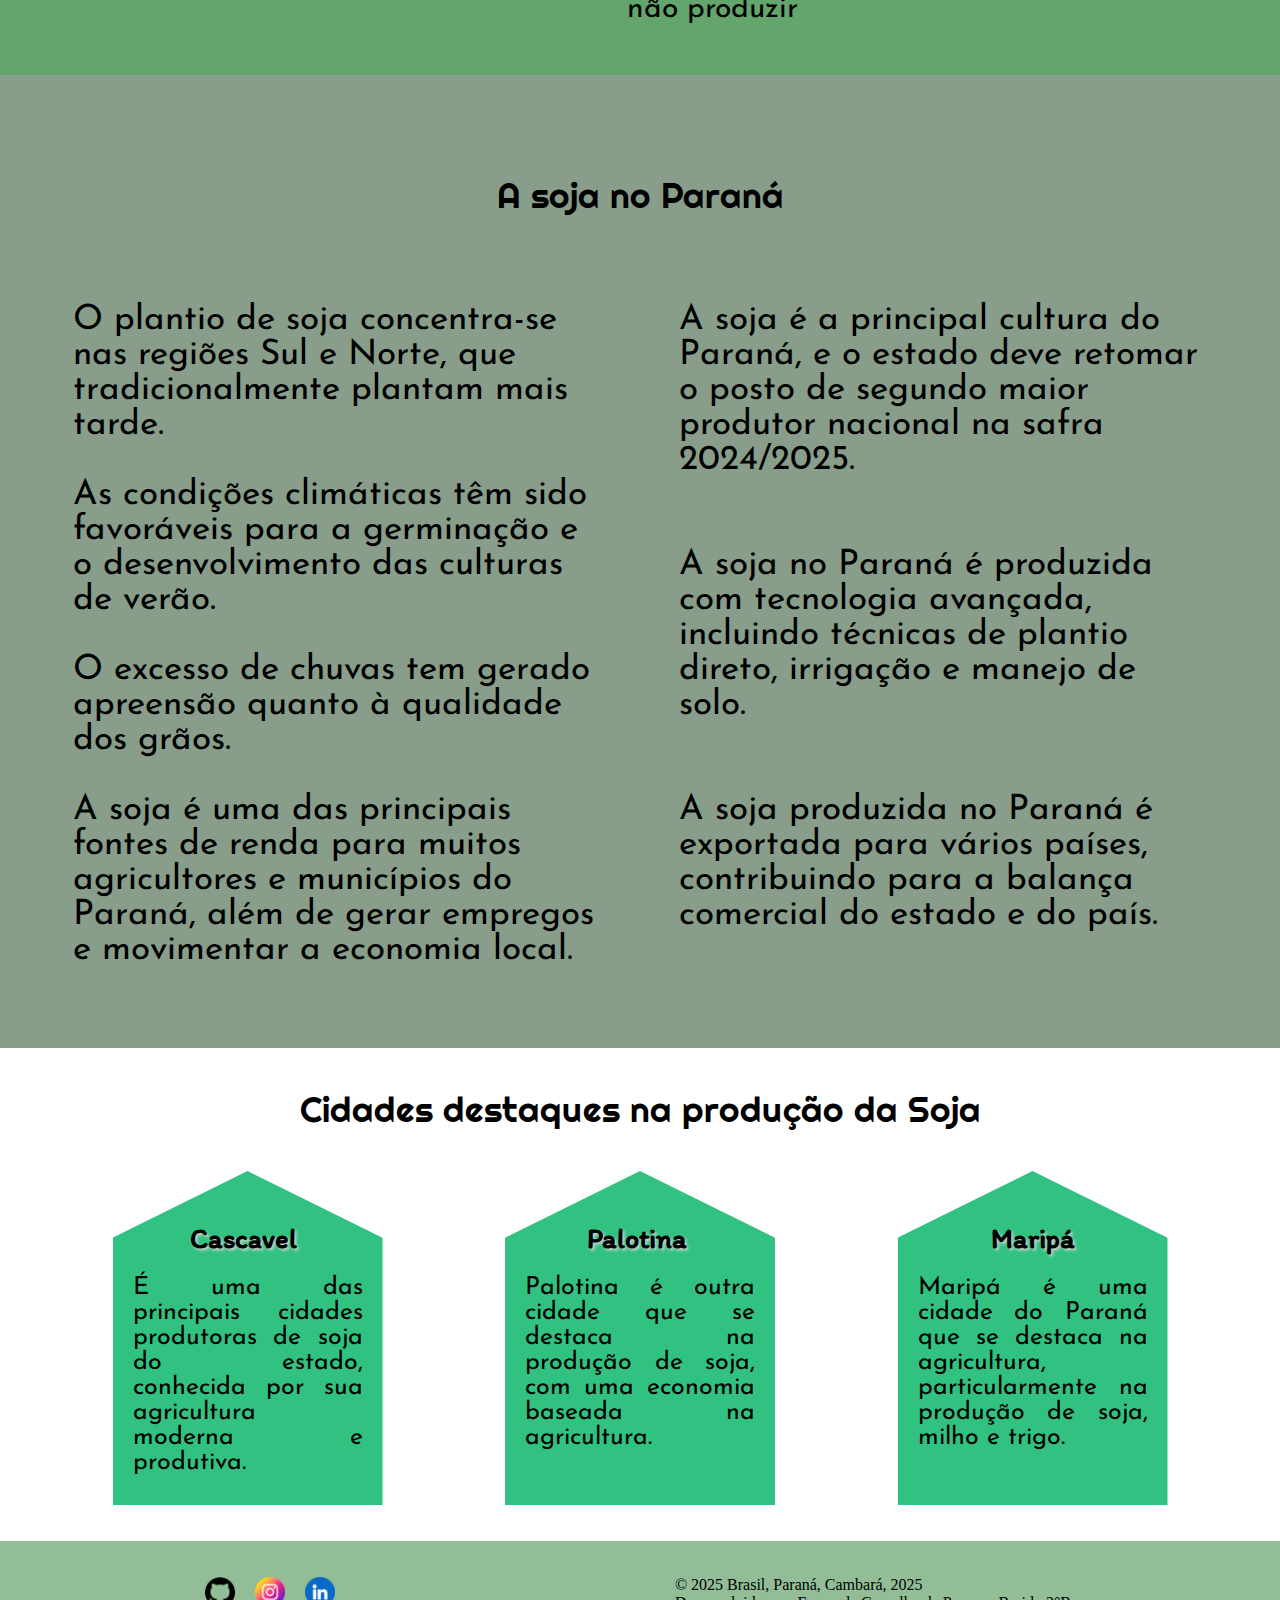
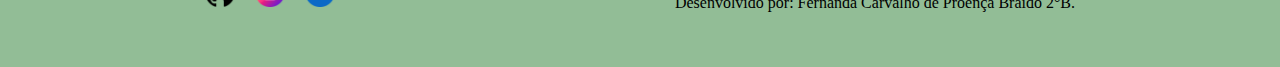
<file: soja.html>
<!DOCTYPE html>
<html lang="pt-br">

<head>
    <meta charset="UTF-8">
    <meta name="viewport" content="width=device-width, initial-scale=1.0">
    <title>Soja</title>
    <link rel="stylesheet" href="style.css">
</head> 

<body class="soja">

    <nav>
        <li class="itemmenu lgg"><a href="index.html"><img class="lgh" src="img/gardening.png" alt=""></a></li>
        <input type="checkbox" id="menu-toggle">
        <label for="menu-toggle" class="logo">
            <div class="lg"></div>
        </label>
        <ul>
            <li class="itemmenu itim-regular"><a class="alinha" href="index.html"><img class="img-icon"
                        src="img/gardening.png" alt="">Inicio</a></li>
            <li class="itemmenu itim-regular"><a href="milho.html"><img class="img-icon" src="img/corn.png"
                        alt="">Milho</a></li>
            <li class="itemmenu itim-regular"><a href="soja.html"><img class="img-icon" src="img/soja.png"
                        alt="">Soja</a></li>
            <li class="itemmenu itim-regular"><a href="receita.html"><img class="img-icon" src="img/chef.png"
                        alt="">Receitas</a></li>
            <li class="itemmenu itim-regular"><a href="trinta.html"><img class="img-icon" src="img/aggf.png" alt="">30
                    anos</a></li>
            <li class="itemmenu itim-regular"><a href="sobremim.html"><img class="img-icon" src="img/user.png"
                        alt="">Sobre mim</a></li>
            <li class="esp"></li>
        </ul>
    </nav>

    <input type="checkbox" id="modo-escuro-checkbox">
    <label for="modo-escuro-checkbox" id="modo-escuro-label"></label>


    <!--
<div class="ld">
    <button id="botao-fixo"><a href="#"><img src="img/icon-eco.png" alt="" srcset=""></a></button>
</div>

-->

    <!--inicio das informaçoes-->
    <br><br><br>

    <div class="ar">
        <div id="colscr" class="col-p"></div>
        <h1 id="scr" class=" fjalla-one-regular titulo-p">A soja na economia <br> Paranaense</h1>
        <div class="col-ap-al"></div>
    </div>
    <br><br>
    <br>

    <div id="origemS" class="origemS">

        <div class="box-1">
            <h2 class="righteous-regular">A origem</h2>

            <br><br>

            <div class="prf josefin-sans">
                <p class="ptex" id="rps">A soja (Glycine max) é uma planta originária da China, onde é cultivada há mais
                    de
                    5 mil anos. É uma leguminosa, como o feijão, a ervilha e a lentilha.
                    A soja foi domesticada pelos chineses, que a tornaram uma das culturas agrícolas mais antigas do
                    mundo.
                    A soja era parte essencial da dieta da população chinesa.
                </p>
                <iframe class="mn-slaq"
                    src="https://www.google.com/maps/embed?pb=!1m18!1m12!1m3!1d50690676.69267926!2d103.01399073076652!3d35.953984279080295!2m3!1f0!2f0!3f0!3m2!1i1024!2i768!4f13.1!3m3!1m2!1s0x31508e64e5c642c1%3A0x951daa7c349f366f!2sChina!5e0!3m2!1spt-BR!2sbr!4v1747660915916!5m2!1spt-BR!2sbr"
                    width="490px" height="350px" style="border:0;" allowfullscreen="" loading="lazy"
                    referrerpolicy="no-referrer-when-downgrade"></iframe>
            </div>
        </div>

        <div class="box-2">

            <h3 class="righteous-regular">Como a soja chegou ao brasil ?</h3>

            <br><br><br>

            <div class="prf josefin-sans">

                <img src="img/sojamd.jpeg" alt="" title="https://www.correiodopovo.com.br/not%C3%ADcias/rural/problemas-do-seguro-rural-n%C3%A3o-se-limitam-a-recursos-1.1576194">
                <p class="ptex" id="rps">No Brasil, a soja foi introduzida pelos japoneses imigrantes que a trouxeram em
                    1908, mas o Brasil estava com a produção rural voltada para o café, logo a soja não ocupou espaço.
                    O desenvolvimento efetivo da soja só ocorreu na década de 70, impulsionado pela indústria de óleo e
                    pelas necessidades impostas pelo mercado mundial.
                    A produção de soja no Brasil não é tradicionalmente de interesse interno, mas uma imposição
                    determinada
                    por grupos externos que ditam o que nós devemos ou não produzir
                </p>
            </div>

        </div>

        <div class="box-3">

            <h3 class="righteous-regular">A soja no Paraná</h3>

            <br><br>
            <div id="prft" class="prft">

                <p id="tex" class="tex josefin-sans"> O plantio de soja concentra-se nas regiões Sul e Norte, que
                    tradicionalmente plantam mais tarde.
                    <br><br>
                    As condições climáticas têm sido favoráveis para a germinação e o desenvolvimento das culturas de
                    verão.
                    <br><br>
                    O excesso de chuvas tem gerado apreensão quanto à qualidade dos grãos.
                    <br><br>
                    A soja é uma das principais fontes de renda para muitos agricultores e municípios do Paraná, além de
                    gerar empregos e movimentar a economia local.
                </p>

                <p id="tex" class="tex josefin-sans">A soja é a principal cultura do Paraná, e o estado deve retomar o
                    posto
                    de segundo maior produtor nacional na safra 2024/2025.
                    <br><br><br>
                    A soja no Paraná é produzida com tecnologia avançada, incluindo técnicas de plantio direto,
                    irrigação e
                    manejo de solo.
                    <br><br><br>
                    A soja produzida no Paraná é exportada para vários países, contribuindo para a balança comercial do
                    estado e do país.
                </p>
            </div>

        </div>
        <h3 class="righteous-regular">Cidades destaques na produção da Soja</h3>

        <div class="cid">

            <div class="forma">
                <h5 class="pd1S">Cascavel</h5>
                <p class="josefin-sans">É uma das principais cidades produtoras de soja do estado, conhecida por sua
                    agricultura moderna e produtiva. </p>
            </div>

            <div class="forma">
                <h5 class="pd2S">Palotina</h5>
                <p class="josefin-sans">Palotina é outra cidade que se destaca na produção de soja, com uma economia
                    baseada na agricultura. </p>
            </div>

            <div class="forma">
                <h5 class="pd3S">Maripá</h5>
                <p class="josefin-sans">Maripá é uma cidade do Paraná que se destaca na agricultura, particularmente na
                    produção de soja, milho e trigo.</p>
            </div>

        </div>

    </div>



    <!--footer-->
    <br><br>

    <footer>

        <div id="foo" class="foo">

            <div class="instas">
                <a href="https://github.com/Fefecarvalho"><img id="instaf" src="img/github.png" alt=""></a>
                <a href="https://www.instagram.com/nanda.cpb/profilecard/?igsh=MTU0ODFwdnRuc3BzcQ=="><img id="instaf"
                        src="img/logo-insta.png" alt=""></a>
                <a href="https://www.linkedin.com/in/fernanda-carvalho-b79457304/"><img id="instaf"
                        src="img/linkedin.png" alt=""></a>
            </div>
            <p>
                &copy; 2025 Brasil, Paraná, Cambará, 2025 <br>
                Desenvolvido por: Fernanda Carvalho de Proença Braido 2°B.
            </p>

        </div>

    </footer>

</body>

</html>
</file>
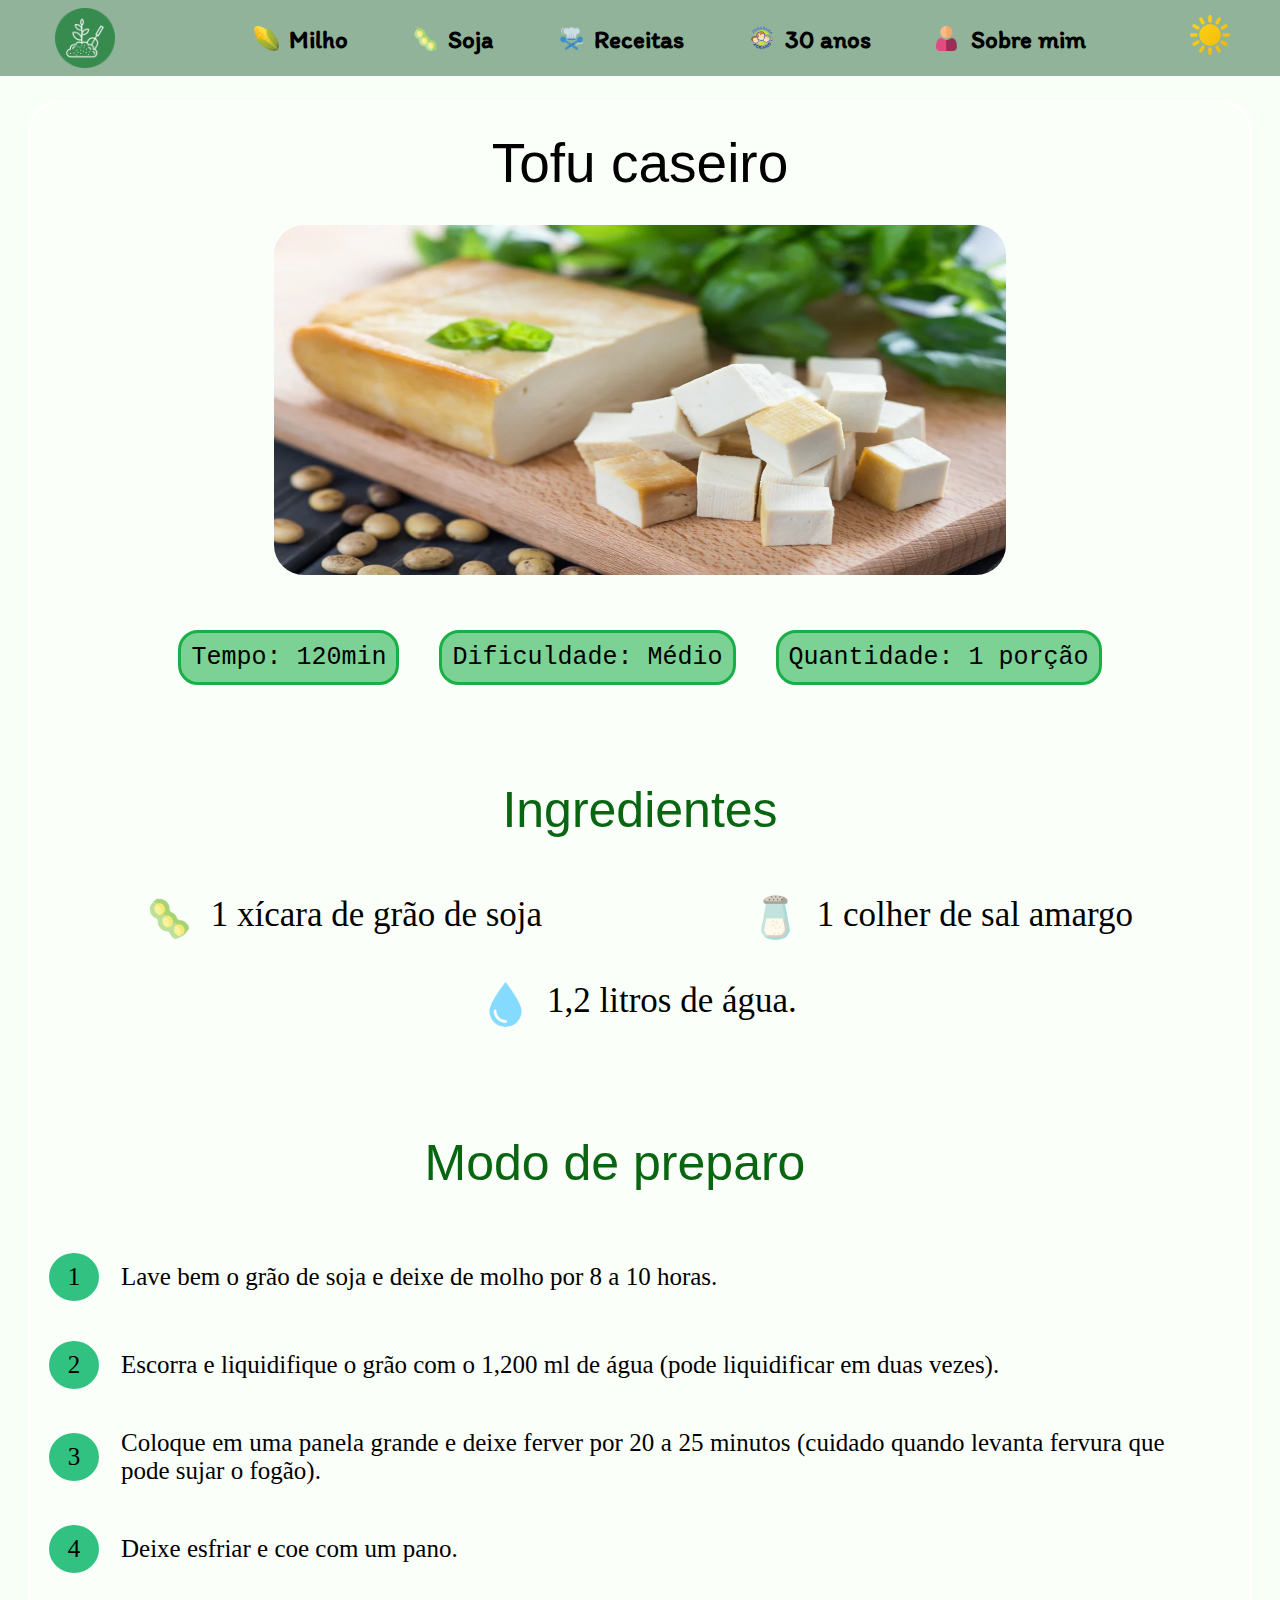
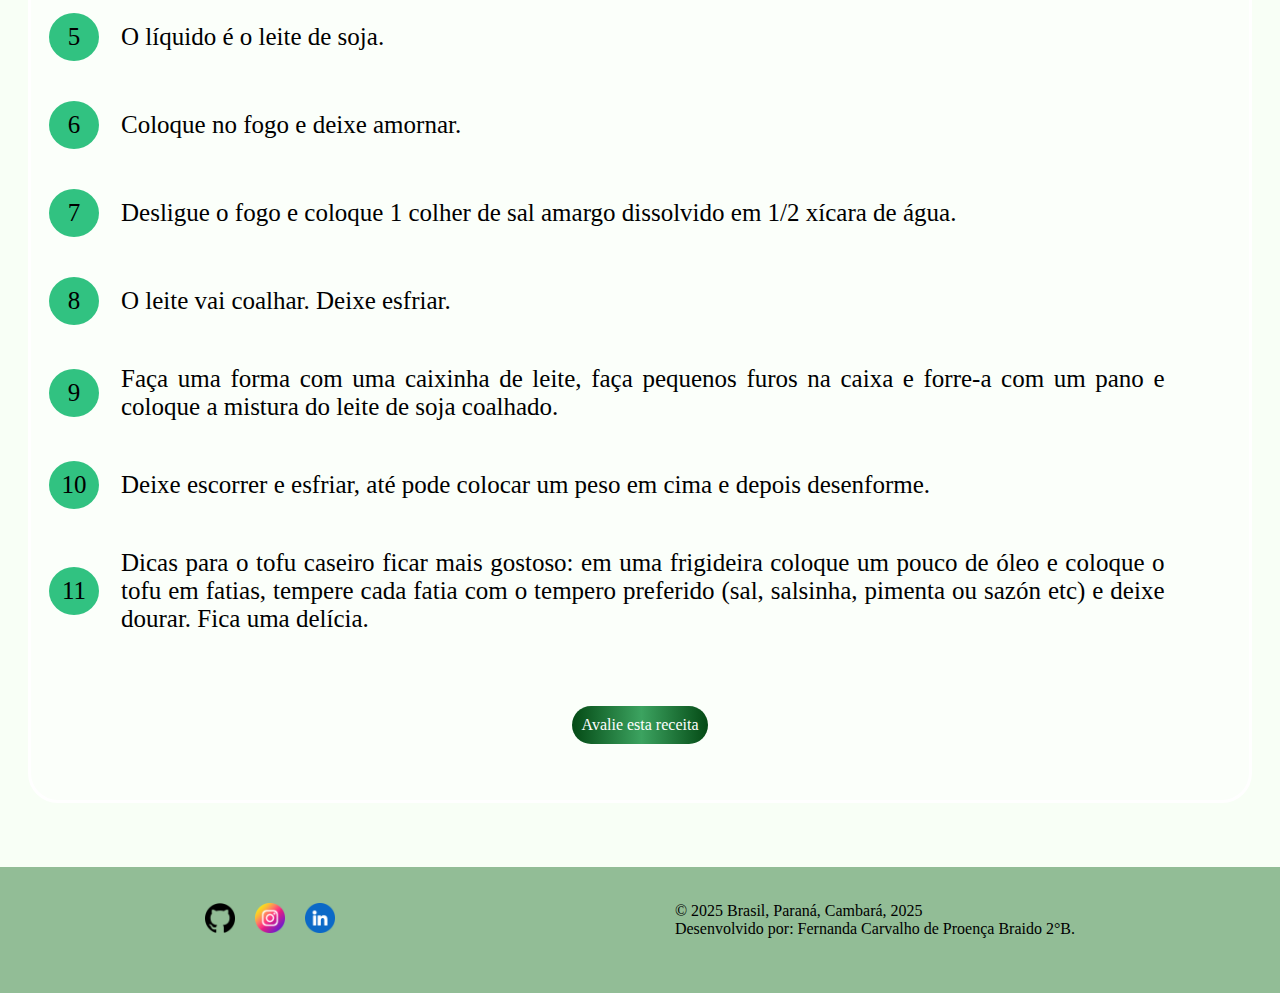
<file: tofu.html>
<!DOCTYPE html>
<html lang="pt-br">

<head>
    <meta charset="UTF-8">
    <meta name="viewport" content="width=device-width, initial-scale=1.0">
    <title>Tofu Caseiro</title>
    <link rel="stylesheet" href="style.css">
</head> 

<body class="fdrec">

    <nav>
        <li class="itemmenu lgg"><a href="index.html"><img class="lgh" src="img/gardening.png" alt=""></a></li>
        <input type="checkbox" id="menu-toggle">
        <label for="menu-toggle" class="logo">
            <div class="lg"></div>
        </label>
        <ul>
            <li class="itemmenu itim-regular"><a class="alinha" href="index.html"><img class="img-icon"
                        src="img/gardening.png" alt="">Inicio</a></li>
            <li class="itemmenu itim-regular"><a href="milho.html"><img class="img-icon" src="img/corn.png"
                        alt="">Milho</a></li>
            <li class="itemmenu itim-regular"><a href="soja.html"><img class="img-icon" src="img/soja.png"
                        alt="">Soja</a></li>
            <li class="itemmenu itim-regular"><a href="receita.html"><img class="img-icon" src="img/chef.png"
                        alt="">Receitas</a></li>
            <li class="itemmenu itim-regular"><a href="trinta.html"><img class="img-icon" src="img/aggf.png" alt="">30
                    anos</a></li>
            <li class="itemmenu itim-regular"><a href="sobremim.html"><img class="img-icon" src="img/user.png"
                        alt="">Sobre mim</a></li>
            <li class="esp"></li>
        </ul>
    </nav>


    <input type="checkbox" id="modo-escuro-checkbox">
    <label for="modo-escuro-checkbox" id="modo-escuro-label"></label>

    <br><br><br><br>

    <div class="fq">
        <h1 id="pl" class="titillium-web-regular">Tofu caseiro</h1>
        <div class="infrec">
            <img id="img-p" src="img/tofu.jpg" alt="" title="https://dietas-alimentares.com.br/tofu-e-vegano-tudo-o-que-voce-precisa-saber-sobre-este-produto-de-soja-embalado-com-proteinas/">
            <div id="ifres" class="if">
                <p class="space-mono-regular">Tempo: 120min</p>
                <p class="space-mono-regular">Dificuldade: Médio</p>
                <p class="space-mono-regular">Quantidade: 1 porção</p>
            </div>
        </div>

        <br>

        <div class="ingr">
            <br>
            <h5 class="tts">Ingredientes</h5>
            <br><br>
            <ul>
                <input type="checkbox" id="instaf1">
                <label for="instaf1" class="ingrediente">
                    <img src="img/soja.png" alt="soja">
                    1 xícara de grão de soja
                </label>
                <input type="checkbox" id="instaf2">
                <label for="instaf2" class="ingrediente">
                    <img src="img/salt-shaker.png" alt="Imagem do sal"> <!--por sal-->
                    1 colher de sal amargo
                </label>
                <input type="checkbox" id="instaf3">
                <label for="instaf3" class="ingrediente">
                    <img src="img/drop.png" alt="Imagem do açucar">
                    1,2 litros de água.
                </label>

            </ul>
        </div>

        <br>


        <div class="md-pr">
            <br>
            <h5 class="tts">Modo de preparo</h5>
            <br><br>
            <ul>
                <input type="checkbox" id="md1">
                <label for="md1" class="itre">
                    <span>1</span>
                    Lave bem o grão de soja e deixe de molho por 8 a 10 horas.
                </label>

                <input type="checkbox" id="md2">
                <label for="md2" class="itre">
                    <span>2</span>
                    Escorra e liquidifique o grão com o 1,200 ml de água (pode liquidificar em duas vezes).
                </label>

                <input type="checkbox" id="md3">
                <label for="md3" class="itre">
                    <span>3</span>
                    Coloque em uma panela grande e deixe ferver por 20 a 25 minutos (cuidado quando levanta fervura que
                    pode sujar o fogão).
                </label>

                <input type="checkbox" id="md4">
                <label for="md4" class="itre">
                    <span>4</span>
                    Deixe esfriar e coe com um pano.
                </label>

                <input type="checkbox" id="md5">
                <label for="md5" class="itre">
                    <span>5</span>
                    O líquido é o leite de soja.
                </label>

                <input type="checkbox" id="md6">
                <label for="md6" class="itre">
                    <span>6</span>
                    Coloque no fogo e deixe amornar.
                </label>

                <input type="checkbox" id="md7">
                <label for="md7" class="itre">
                    <span>7</span>
                    Desligue o fogo e coloque 1 colher de sal amargo dissolvido em 1/2 xícara de água.
                </label>

                <input type="checkbox" id="md8">
                <label for="md8" class="itre">
                    <span>8</span>
                    O leite vai coalhar. Deixe esfriar.
                </label>

                <input type="checkbox" id="md9">
                <label for="md9" class="itre">
                    <span>9</span>
                    Faça uma forma com uma caixinha de leite, faça pequenos furos na caixa e forre-a com um pano e
                    coloque a mistura do leite de soja coalhado.
                </label>

                <input type="checkbox" id="md10">
                <label for="md10" class="itre">
                    <span>10</span>
                    Deixe escorrer e esfriar, até pode colocar um peso em cima e depois desenforme.
                </label>

                <input type="checkbox" id="md11">
                <label for="md11" class="itre">
                    <span>11</span>
                    Dicas para o tofu caseiro ficar mais gostoso: em uma frigideira coloque um pouco de óleo e coloque o
                    tofu em fatias, tempere cada fatia com o tempero preferido (sal, salsinha, pimenta ou sazón etc) e
                    deixe dourar. Fica uma delícia.
                </label>

            </ul>
        </div>


        <input type="checkbox" id="toggle">
        <label for="toggle" class="fq button">Avalie esta receita</label>
        <div class="abrplmd">

            <h5>Avalie</h5>

            <ul class="stars">
                <li class="star">
                    <input type="radio" id="star1" name="estrela">
                    <label for="star1"></label>
                </li>
                <li class="star">
                    <input type="radio" id="star2" name="estrela">
                    <label for="star2"></label>
                </li>
                <li class="star">
                    <input type="radio" id="star3" name="estrela">
                    <label for="star3"></label>
                </li>
                <li class="star">
                    <input type="radio" id="star4" name="estrela">
                    <label for="star4"></label>
                </li>
                <li class="star">
                    <input type="radio" id="star5" name="estrela">
                    <label for="star5"></label>
                </li>
            </ul>

            <br>


            <center>
                <input type="checkbox" id="sw">
                <label for="sw" class="yy">Enviar</label>
                <div class="msg-obrigada" id="msg-obrigada">Obrigada por avaliar!</div>
            </center>



        </div>

    </div>


    </div>


    <br><br>

    <footer>

        <div id="foo" class="foo">

            <div class="instas">
                <a href="https://github.com/Fefecarvalho"><img id="instaf" src="img/github.png" alt=""></a>
                <a href="https://www.instagram.com/nanda.cpb/profilecard/?igsh=MTU0ODFwdnRuc3BzcQ=="><img id="instaf"
                        src="img/logo-insta.png" alt=""></a>
                <a href="https://www.linkedin.com/in/fernanda-carvalho-b79457304/"><img id="instaf"
                        src="img/linkedin.png" alt=""></a>
            </div>

            <p>
                &copy; 2025 Brasil, Paraná, Cambará, 2025 <br>
                Desenvolvido por: Fernanda Carvalho de Proença Braido 2°B.
            </p>

        </div>

    </footer>

</body>

</html>
</file>
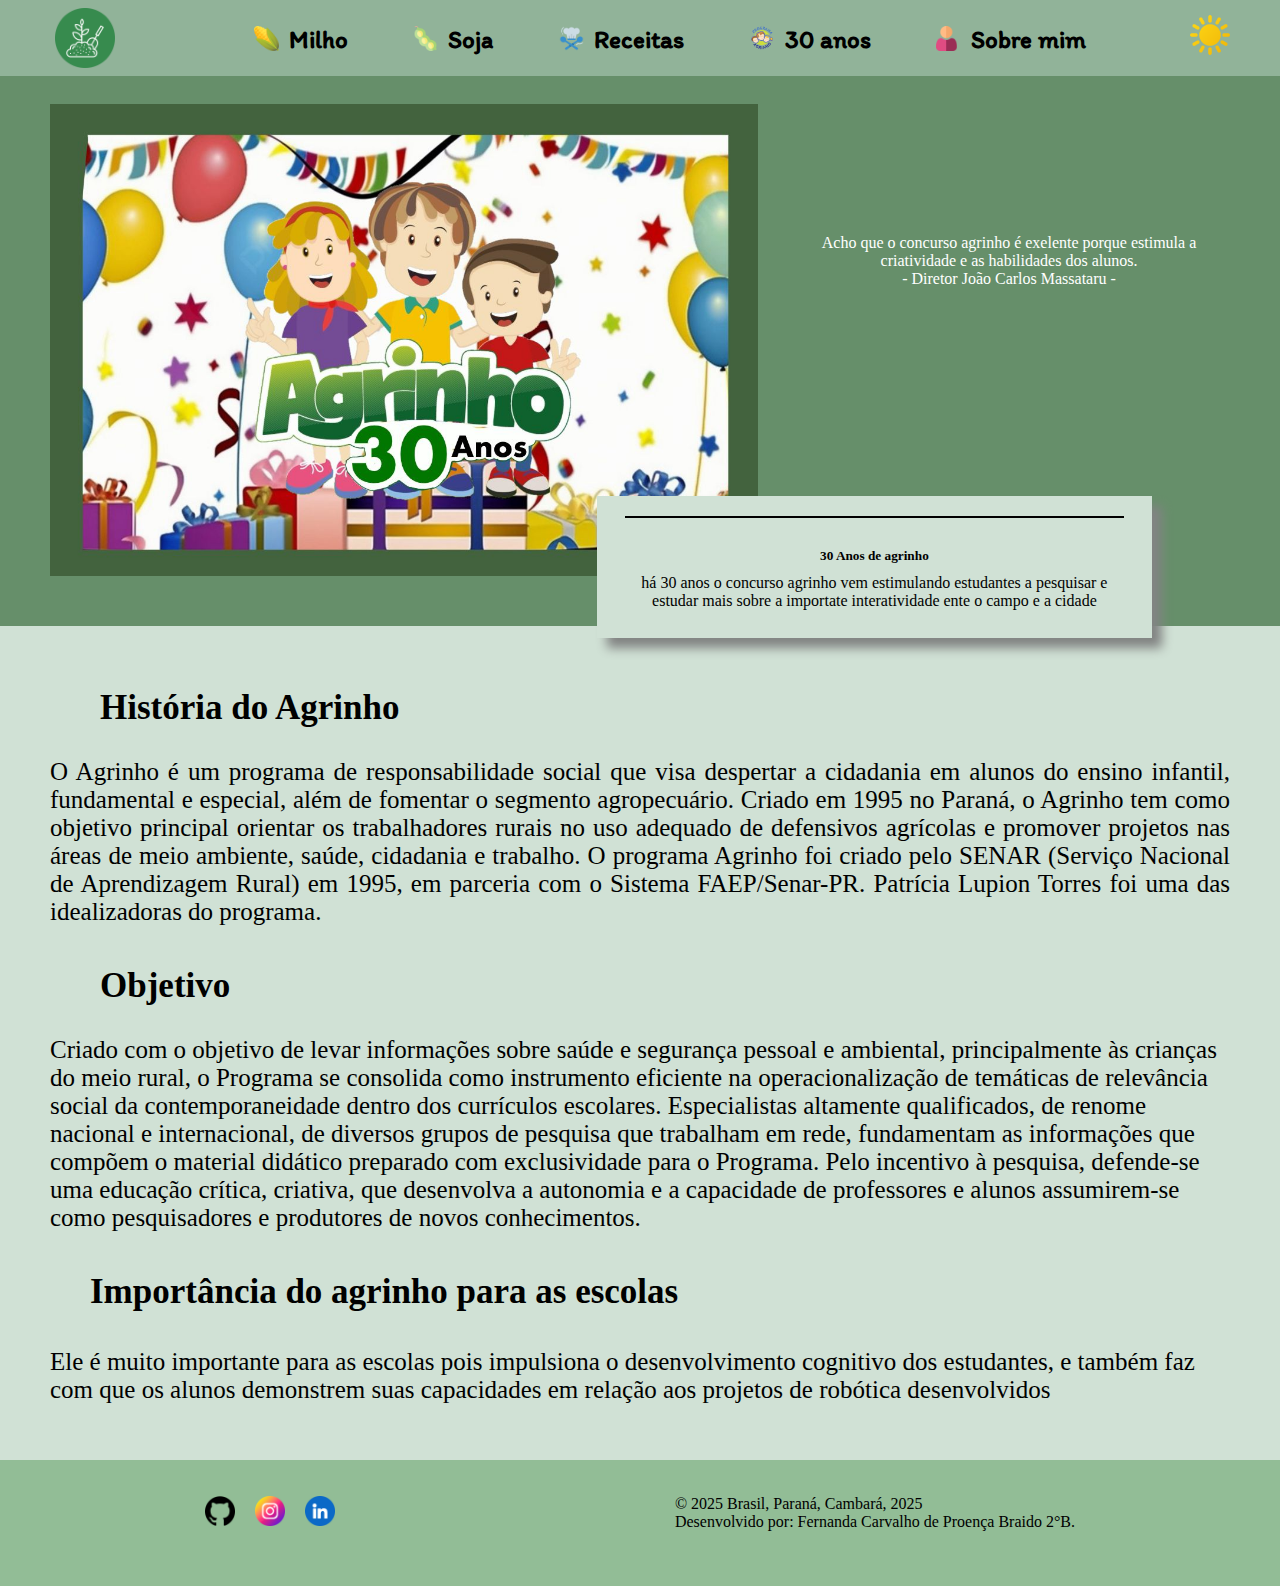
<file: trinta.html>
<!DOCTYPE html>
<html lang="pt-br">

<head>
    <meta charset="UTF-8">
    <meta name="viewport" content="width=device-width, initial-scale=1.0">
    <title>30 anos Agrinho</title>
    <link rel="stylesheet" href="style.css">
</head>

<body> 

    <nav>
        <li class="itemmenu lgg"><a href="index.html"><img class="lgh" src="img/gardening.png" alt=""></a></li>
        <input type="checkbox" id="menu-toggle">
        <label for="menu-toggle" class="logo">
            <div class="lg"></div>
        </label>
        <ul>
            <li class="itemmenu itim-regular"><a class="alinha" href="index.html"><img class="img-icon"
                        src="img/gardening.png" alt="">Inicio</a></li>
            <li class="itemmenu itim-regular"><a href="milho.html"><img class="img-icon" src="img/corn.png"
                        alt="">Milho</a>
            </li>
            <li class="itemmenu itim-regular"><a href="soja.html"><img class="img-icon" src="img/soja.png"
                        alt="">Soja</a>
            </li>
            <li class="itemmenu itim-regular"><a href="receita.html"><img class="img-icon" src="img/chef.png"
                        alt="">Receitas</a></li>
            <li class="itemmenu itim-regular"><a href="trinta.html"><img class="img-icon" src="img/aggf.png" alt="">30
                    anos</a></li>
            <li class="itemmenu itim-regular"><a href="sobremim.html"><img class="img-icon" src="img/user.png"
                        alt="">Sobre
                    mim</a></li>
            <li class="esp"></li>
        </ul>
    </nav>

    <input type="checkbox" id="modo-escuro-checkbox"><!--tentar arrumar-->
    <label for="modo-escuro-checkbox" id="modo-escuro-label"></label>

    <br><br><br>


    <div class="boxsl">
        <div id="img-tex" class="img-tex">
            <img src="img/agrin.jpg" alt="">
            <p class="img-tex-p">Acho que o concurso agrinho é exelente porque estimula a criatividade e as habilidades
                dos alunos. <br>
                - Diretor João Carlos Massataru -
            </p>
        </div>
    </div>

    <div id="boxsl2" class="boxsl2">
        <div class="alpc">
            <div id="carssdd" class="carssdd">

                <div class="lp"></div>

                <h5>30 Anos de agrinho</h5>

                <p>há 30 anos o concurso agrinho vem estimulando estudantes a pesquisar e estudar mais sobre a importate
                    interatividade ente o campo e a cidade </p>

                <div id="lp2"></div>
            </div>
        </div>

        <h3 class="nnom">História do Agrinho</h3>

        <p id="ht30" class="ht30">O Agrinho é um programa de responsabilidade social que visa despertar a cidadania em
            alunos do ensino infantil, fundamental e especial, além de fomentar o segmento agropecuário. Criado em 1995
            no Paraná, o Agrinho tem como objetivo principal orientar os trabalhadores rurais no uso adequado de
            defensivos agrícolas e promover projetos nas áreas de meio ambiente, saúde, cidadania e trabalho.
            O programa Agrinho foi criado pelo SENAR (Serviço Nacional de Aprendizagem Rural) em 1995, em parceria com o
            Sistema FAEP/Senar-PR. Patrícia Lupion Torres foi uma das idealizadoras do programa.
        </p>

        <h3 class="bbba">Objetivo</h3>

        <p class="ht301">Criado com o objetivo de levar informações sobre saúde e segurança pessoal e ambiental,
            principalmente às crianças do meio rural, o Programa se consolida como instrumento eficiente na
            operacionalização de temáticas de relevância social da contemporaneidade dentro dos currículos escolares.
            Especialistas altamente qualificados, de renome nacional e internacional, de diversos grupos de pesquisa que
            trabalham em rede, fundamentam as informações que compõem o material didático preparado com exclusividade
            para o Programa. Pelo incentivo à pesquisa, defende-se uma educação crítica, criativa, que desenvolva a
            autonomia e a capacidade de professores e alunos assumirem-se como pesquisadores e produtores de novos
            conhecimentos. </p>

        <h3 class="bbba3">Importância do agrinho para as escolas</h3>
        <br><br>

        <p class="ht301">Ele é muito importante para as escolas pois impulsiona o desenvolvimento cognitivo dos estudantes, e também faz com que os
            alunos demonstrem suas capacidades em relação aos projetos de robótica desenvolvidos
        <p>

            <br><br>

    </div>

    <footer>

        <div id="foo" class="foo"><!--copiar esse footer nas outras pgs-->

            <div class="instas">
                <a href="https://github.com/Fefecarvalho"><img id="instaf" src="img/github.png" alt=""></a>
                <a href="https://www.instagram.com/nanda.cpb/profilecard/?igsh=MTU0ODFwdnRuc3BzcQ=="><img id="instaf"
                        src="img/logo-insta.png" alt=""></a>
                <a href="https://www.linkedin.com/in/fernanda-carvalho-b79457304/"><img id="instaf"
                        src="img/linkedin.png" alt=""></a>
            </div>

            <p>
                &copy; 2025 Brasil, Paraná, Cambará, 2025 <br>
                Desenvolvido por: Fernanda Carvalho de Proença Braido 2°B.
            </p>

        </div>

    </footer>
</body>

</html>
</file>
<file: style.css>
@import url('https://fonts.googleapis.com/css2?family=Itim&family=Winky+Sans:ital,wght@0,300..900;1,300..900&display=swap');
@import url('https://fonts.googleapis.com/css2?family=Merienda:wght@300..900&display=swap');
@import url('https://fonts.googleapis.com/css2?family=Fjalla+One&display=swap');
@import url('https://fonts.googleapis.com/css2?family=Winky+Rough:ital,wght@0,300..900;1,300..900&display=swap');
@import url('https://fonts.googleapis.com/css2?family=Righteous&display=swap');
@import url('https://fonts.googleapis.com/css2?family=Josefin+Sans:ital,wght@0,100..700;1,100..700&display=swap');

* {
  padding: 0px;
  margin: 0px;
}

:root {
  --corfundo: #a2db86;
  --cordtalhe: #91b399;
  --corfundoME: #3e6b3a;
  --cornavME: #354137;
  --corfoo: #92bd96;
  --corfooME: #354137;
  --item-origem: #77d377;
  --item-origemME: #31462d;
  --item-formaME: #0a4229;
}

/*.ini {
  background-color: var(--corfundo);
  background-image: url(img/ml.jpg);
  /*trocar imagem
  background-repeat: no-repeat;
  background-size: cover;
  /* Ajusta a imagem para cobrir todo o botão 
  background-position: center;
  /* Centraliza a imagem 
  transition: 0.2s;
  min-height: 100vh;
}

*/


.box-inicio {
  height: 100vh;
  width: 100vw;
  background-color: #c9e0cb;
  display: flex;
  flex-direction: column;
  align-items: center;
  position: relative;
}

.box-inicio img {
  width: 87%;
}

.box-inicio h1 {
  font-size: 40px;
  color: white;
}

:root:has(#modo-escuro-checkbox:checked) #scr-louca {
  color: white;
}

:root:has(#modo-escuro-checkbox:not(:checked)) #scr-louca {
  color: white;
}

:root:has(#modo-escuro-checkbox:checked) #mn-plm {
  color: white;
}


@media (max-width: 912px) {

  #scr-louca {
    font-size: 40px;
    width: 100%;
    padding: 30px;
    color: white;
  }

  .scr-louca2 {
    display: flex;
    justify-content: flex-end;
    align-items: flex-start;
    /* Adicione isso para alinhar ao topo */
    width: 40%;
  }

  #mn-plm {
    background-color: #687663;
    display: flex;
    justify-content: center;
    top: -10px;
    left: 0px;
  }

  .box-inicio img {
    width: 100%;
  }

  .box-inicio {
    height: 100vh;
    width: 100vw;
    background-color: #c9e0cb;
    display: block;
  }

  :root:has(#modo-escuro-checkbox:checked) #scr-louca {
    background-color: #4f584c;
  }

}



.scr-louca2 {
  display: flex;
  justify-content: flex-end;
  align-items: flex-start;
  /* Adicione isso para alinhar ao topo */
  width: 40%;
}

.mn-plm {
  background-color: #ad7c5200;
  display: flex;
  justify-content: flex-end;
  position: relative;
  top: -400px;
  left: 20px;
}

@media (min-width: 1000px) {

  .mn-plm {
    background-color: #7f542f00;
    display: flex;
    justify-content: flex-end;
    position: relative;
    top: -240px !important;
    left: 110px !important;
  }
}

.milho {
  background-image: none;
}

.soja {
  background-image: none;
}

ul {
  display: flex;
  justify-content: space-around;
  list-style-type: none;
  width: 100%;
}

nav {
  background-color: var(--cordtalhe);
  padding: 5px;
  display: flex;
  column-gap: 20px;
  width: 100%;
  transition: 0.5s;
  position: fixed;
  z-index: 3;
}

li a {
  color: black;
  text-decoration: none;
  cursor: none;
}

.itim-regular {
  font-family: "Itim", cursive;
}

.esp {
  width: 100px;
  background-color: rgba(39, 190, 190, 0);
}

li:hover {
  transform: scale(1.1);
  text-decoration: underline;
  transition: 0.5s;
}

.lg {
  height: 50px;
  width: 50px;
  display: none;
  transition: 1s;
  background-image: url(img/menu.png);
  background-size: cover;
  /* Ajusta a imagem para cobrir todo o botão */
  background-position: center;
  /* Centraliza a imagem */
  margin: 5px 5px 5px 50px;
}

.lg:hover {
  transform: scale(1.1);
  transition: 0.5s;
}

.itemmenu {
  display: flex;
  justify-content: center;
  align-items: center;
  font-weight: bold;
  font-size: 25px;
}

.logo {
  cursor: pointer;
}

.img-icon {
  width: 25px;
  padding-right: 10px;
  top: 3px;
  position: relative;
}

.lgh {
  height: 60px;
  margin-left: 50px;
  position: relative;
  top: 3px;
}

.alinha {
  display: none;
  transition: 1s;
}

.te {
  background-color: #0000008e;
}

/*! tela menor*/
@media (max-width: 895px) {
  /*arrumar isos logo*/

  /*base do site e pagina inicial*/

  nav {
    display: block;
    position: fixed;
  }

  ul {
    display: none;
    flex-direction: column;
    row-gap: 5px;
  }

  #menu-toggle:checked+.logo+ul {
    display: flex;
  }

  .itemmenu {
    padding: 20px;
    background-color: #759572;
  }

  .itemmenu:hover {
    background-color: #566d5b;
  }

  :root:has(#modo-escuro-checkbox:checked) .itemmenu {
    background-color: #506d52;
  }

  :root:has(#modo-escuro-checkbox:checked) .itemmenu:hover {
    background-color: #344e32;
  }

  .alinha {
    display: block;
  }

  .lg {
    display: block;
  }

  .lgg {
    display: none;
    transition: 1s;
  }

  #scr {
    font-size: 60px;
  }

  #colscr {
    height: 150px;
  }

  .te {
    display: flex;
    flex-direction: column;
    background-color: #0000008e;
    position: relative;
    top: 20px;
  }

  /*milho*/

  #origemM p {
    text-align: justify;
    width: 100%;
    font-size: 18px;
  }

  #origemS p {
    text-align: justify;
    width: 100%;
    font-size: 18px;
  }

  #origemM img {
    height: 180px;
  }

  #prft {
    padding: 0px;
  }

  /*pamonha*/

  #img-p {
    width: 100%;
    height: 40%;
  }

  #pl {
    font-size: 40px;
    text-align: center;
  }

  #ifres {
    font-size: 22px;
  }

  /*drop menu*/

  #dropdown-menu {
    background-color: #044A15;
    position: absolute;
    top: 50%;
    /* adicionado para abrir abaixo do item */
    left: 0%;
    /* ajustado para alinhar com o item */
    background-color: #cf090900;
    padding: 0px;
    border: none;
    min-width: 0px;
    text-align: center;
    /* adicionado para definir a largura mínima */
  }

  #dropdown-menu a {
    color: #c6c4c4;
    font-size: 20px;
  }

  #dropdown-menu li {
    color: #c6c4c4;
    font-size: 20px;
    text-decoration: none;
    text-decoration-color: #c6c4c4;
  }

  #dropdown-menu li:hover {
    color: #c6c4c4;
    font-size: 20px;
    text-decoration: underline;
    text-decoration-color: #c6c4c4;
  }

  #mil:hover {
    padding-bottom: 50px;
    /*me estressei tchsu*/
  }

}

/*! fim*/

/*teste de mais responsividade*/

@media (max-width: 447px) {

  #colscr {
    display: none;
  }

  .te {
    padding: 0px;
  }

}

@media (max-width: 854px) {
  #rps {
    width: 100%;
  }

  #tex {
    width: 100%;
  }

  .origemM .box-1 #rps {
    display: flex;
    top: 0px;
    position: relative;
  }

}

@media (max-width: 1026px) {
  #rps {
    width: 100%;
  }

  #tex {
    width: 100%;
  }

  .origemM .box-1 #rps {
    display: flex;
    top: 0px;
    position: relative;
  }

}

@media (max-width: 1280px) {

  #img-p {
    width: 70%;
    position: relative;
    left: 15%;
    right: 15%;
    margin-bottom: 25px;
  }
}


@media (min-width: 1281px) {
  #img-p {
    width: 50%;
    position: relative;
    left: 25%;
    right: 25%;
    margin-bottom: 25px;
  }
}

@media (max-width: 376px) {

  #origemM img {
    height: 150px;
  }

}

@media (max-width: 416px) {

  #tt-re {
    color: #2a802a;
    font-size: 45px;
  }

}

/*? botao duvidas*/

#botao-fixo {
  position: fixed;
  bottom: 20px;
  /*deixa ele baixo*/
  background: rgb(249, 240, 251);
  background: rgb(141, 212, 170);
  background: radial-gradient(circle, rgba(141, 212, 170, 1) 0%, rgba(52, 179, 112, 1) 39%, rgba(6, 172, 59, 1) 100%);
  color: #ffffff;
  width: 50px;
  height: 50px;
  border-style: none;
  border-radius: 50%;
  cursor: pointer;
  margin-right: 20px;
}

#botao-fixo:hover {
  background: rgb(249, 240, 251);
  background: rgb(141, 212, 170);
  background: radial-gradient(circle, rgba(141, 212, 170, 1) 0%, rgb(44, 151, 94) 39%, rgb(12, 141, 53) 100%);
  transform: scale(1.1);
  transition: 0.5s;
}

#botao-fixo a {
  color: #ffffff;
  text-decoration: none;
  font-size: 25px;
}

.ld {
  display: flex;
  width: 100%;
  flex-direction: row-reverse;
}

#botao-fixo img {
  height: 35px;
  position: relative;
  top: 5px;
}


/*! codigo do modo escuro inicia aqui*/

/*modo escuro base do site*/

#modo-escuro-checkbox {
  display: none;
}

#modo-escuro-label {
  position: fixed;
  z-index: 3;
  top: 15px;
  right: 50px;
  color: #f2f2f2;
  border: none;
  padding: 20px 20px;
  cursor: pointer;
  background-image: url('/img/sun.png');
  background-size: cover;
  /* Ajusta a imagem para cobrir todo o botão */
  background-position: center;
  /* Centraliza a imagem */
}

#modo-escuro-label:hover {
  transform: scale(1.1);
  transition: 0.5s;
}

:root:has(#modo-escuro-checkbox:checked) #modo-escuro-label {
  background-image: url('img/crescent-moon.png');
}

:root:has(#modo-escuro-checkbox:not(:checked)) #modo-escuro-label {
  background-image: url('img/sun.png');
}


:root:has(#modo-escuro-checkbox:checked) body {
  background-color: var(--corfundoME);
  color: #f2f2f2;
  transition: 0.3s;
}

:root:has(#modo-escuro-checkbox:checked) nav {
  background-color: var(--cornavME);
  transition: 0.5s;
}

:root:has(#modo-escuro-checkbox:checked) .dropdown-menu .md-mn-dp {
  color: #605e5e;
}

:root:has(#modo-escuro-checkbox:checked) .itemmenu a {
  color: #f2f2f2;
}

:root:has(#modo-escuro-checkbox:checked) .lg {
  background-image: url(img/menu-modo-escurro.png);
  transition: 0.5s;
  position: relative;
  top: 7px;
}

/*modo escuro footer*/

:root:has(#modo-escuro-checkbox:checked) footer {
  background-color: var(--corfooME);
  padding: 20px;
  transition: 0.3s;
  color: #fff;
}

:root:has(#modo-escuro-checkbox:checked) .instas2 a {
  color: #ffffff;
}

:root:has(#modo-escuro-checkbox:checked) .col-p {
  background-color: #f2f2f2;
  transition: 0.3s;
}

:root:has(#modo-escuro-checkbox:checked) #ml {
  background-color: #2e412a;
  transition: 0.3s;
}

:root:has(#modo-escuro-checkbox:checked) h1 {
  color: #f2f2f2;
  transition: 0.3s;
}

/*modo escuro milho*/

:root:has(#modo-escuro-checkbox:checked) .origemM {
  background-color: #31462d;
  transition: 0.3s;
}

:root:has(#modo-escuro-checkbox:checked) .forma {
  background-color: #172016;
  transition: 0.3s;
}

:root:has(#modo-escuro-checkbox:checked) p {
  color: white;
  transition: 0.3s;
}

:root:has(#modo-escuro-checkbox:checked) h5 {
  color: white;
  transition: 0.3s;
  text-shadow: 2px 2px 3px #19af46;
}

:root:has(#modo-escuro-checkbox:checked) .box-1 {
  background-color: #3e6449;
}

:root:has(#modo-escuro-checkbox:checked) .box-2 {
  background-color: #1f4129;
}

:root:has(#modo-escuro-checkbox:checked) .box-3 {
  background-color: #102817;
}


/*? modo escuro receita*/

:root:has(#modo-escuro-checkbox:checked) .card__info {
  background-color: #000;
  transition: 0.3s;
}

/*?modo escuro30 anos */

:root:has(#modo-escuro-checkbox:checked) .boxsl2 {
  background-color: #31462d;
}

:root:has(#modo-escuro-checkbox:checked) #carssdd {
  background-color: #31462d;
  box-shadow: 10px 10px 10px #000000;
}

:root:has(#modo-escuro-checkbox:checked) .lp {
  background-color: #ebf0ea;
}

:root:has(#modo-escuro-checkbox:checked) #lp2 {
  background-color: #ebf0ea;
}

/*? labeis*/

:root:has(#modo-escuro-checkbox:checked) .ingr label {
  color: rgb(255, 255, 255);
  transition: 0.3s;
}


:root:has(#modo-escuro-checkbox:checked) input[type="checkbox"]:checked+.ingrediente {
  background-color: #2195f300;
  color: #cacaca;
  text-decoration: line-through;
}

:root:has(#modo-escuro-checkbox:checked) .if p {
  background-color: rgba(13, 107, 41, 0.404);
  padding: 10px;
  border-style: solid;
  border-color: #0c712a;
  border-radius: 20px;
}


/*! fim da troca de cor qualquer adidção deve ser posta aqui para manter a organização do codigo*/

.merienda {
  font-family: "Merienda", cursive;
  font-weight: 300;
  font-style: normal;
  font-size: 40px;
}

.fjalla-one-regular {
  font-family: "Fjalla One", sans-serif;
  font-weight: 400;
  font-style: normal;
}

.ar {
  display: flex;
  padding: 30px 3px 0px 50px;
  column-gap: 30px;
}

.col {
  background-color: rgb(0, 0, 0);
  height: 260px;
  width: 20px;
}

.titulo-inicio {
  /*!editar a porra do titulo aqui*/
  font-size: 50px;
  color: #000000;
}

:root:has(#modo-escuro-checkbox:checked) .titulo-inicio {
  color: #000000;
}

.texto {
  color: rgb(255, 255, 255);
  margin: 30px;
  font-size: 20px;
}

.te {
  display: flex;
  flex-direction: row-reverse;
  text-shadow:
    1px 1px 0 #000,
    -1px 1px 0 #000,
    -1px -1px 0 #000,
    1px -1px 0 #000;
  padding: 29px;
  height: 150px;
}

footer {
  background-color: var(--corfoo);
  color: #000000;
  padding: 15px;
  transition: 0.3s;
  min-height: 100%;
}

.foo {
  display: flex;
  justify-content: space-around;
  flex-wrap: wrap;
  row-gap: 70px;
  margin-bottom: 20px;
  padding: 20px;
}

.instas img {
  height: 30px;
  transition: 1s;
}

.instas {
  display: flex;
  column-gap: 20px;
  align-items: center;
}

.instas img:hover {
  transform: scale(1.1);
  transition: 1s;
}

.winky-rough {
  font-family: "Winky Rough", sans-serif;
  font-optical-sizing: auto;
  font-style: normal;
}

/*css milho*/

.titulo-p {
  color: #000;
  transition: 0.3s;
  font-size: 90px;
}

.col-p {
  background-color: rgb(0, 0, 0);
  height: 260px;
  width: 20px;
  transition: 0.3s
}

.origemM {
  transition: 0.3s;
  border-radius: 20px;
  padding: 0px;
}

.origemM h2 {
  text-align: center;
  font-size: 49px;
}

.origemM .box-1 {
  background-color: #a7baac;
  padding: 40px 0px 10px 0px;
}

.origemM .box-1 p {
  display: flex;
  top: 5px;
  position: relative;
  font-size: 30px;
}

.origemM .box-2 {
  background-color: #7eb18b;
  padding: 40px 0px 10px 0px;
}

.origemM .box-2 p {
  display: flex;
  top: 5px;
  position: relative;
  font-size: 30px;
}

.origemM .box-3 {
  background-color: #6d9176;
  padding: 40px 0px 10px 0px;
}

.righteous-regular {
  font-family: "Righteous", sans-serif;
  font-weight: 400;
  font-style: normal;
}

.origemM .ptex {
  text-align: justify;
  width: 50%;
  font-size: 25px;
}

.origemM img {
  height: 350px;
  transition: 0.5s;
}

.origemS img {
  height: 350px;
  transition: 0.5s;
}

.prf {
  display: flex;
  flex-wrap: wrap;
  row-gap: 20px;
  justify-content: center;
  column-gap: 50px;
  padding: 20px;
}

.origemS .prf {
  display: flex;
  flex-wrap: wrap;
  row-gap: 20px;
  justify-content: center;
  column-gap: 50px;
  padding: 20px;
}

.origemM .prf {
  display: flex;
  flex-wrap: wrap;
  row-gap: 20px;
  justify-content: center;
  column-gap: 50px;
  padding: 20px;
}

.origemS .ptex {
  text-align: justify;
  width: 50%;
  font-size: 25px;
}

.origemM .ptex {
  text-align: justify;
  width: 50%;
  font-size: 25px;
}

.origemM h3 {
  text-align: center;
  font-size: 35px;
}

.origemS h3 {
  text-align: center;
  font-size: 35px;
  padding-top: 39px;
}

.origemS h2 {
  text-align: center;
  font-size: 25px;
  padding-top: 30px;
}

.prft {
  display: flex;
  column-gap: 25px;
  flex-wrap: wrap;
  row-gap: 10px;
  justify-content: space-evenly;
  padding: 30px;
}

/** menu drop teste 585*/
.dropdown-menu {
  display: none;
  position: absolute;
  top: 100%;
  /* adicionado para abrir abaixo do item */
  left: 0;
  /* ajustado para alinhar com o item */
  background-color: #f9f9f9;
  padding: 10px;
  border: 1px solid #ccc;
  min-width: 150px;
  /* adicionado para definir a largura mínima */
}

.dropdown {
  position: relative;
  /* adicionado para que o dropdown seja relativo ao item */
}

.dropdown:hover .dropdown-menu {
  display: block;
}

.dropdown-menu li {
  padding: 10px;
  border-bottom: 1px solid #ccc;
}

.dropdown-menu li:last-child {
  border-bottom: none;
}

.dropdown-menu a {
  text-decoration: none;
  color: #333;
}

.dropdown-menu a:hover {
  color: #666;
  display: block;
}

.tex {
  width: 44%;
  margin: 20px;
  font-size: 35px;
}

.forma {
  width: 230px;
  background-color: #31c281;
  clip-path: polygon(50% 0%, 100% 20%, 100% 100%, 0% 100%, 0% 20%);
  padding: 20px;
  position: relative;
  z-index: 0;
  display: block;
  margin-top: 40px;
  padding: 20px 20px 70px 20px;
  transition: 0.5s;
}

.cid {
  display: flex;
  column-gap: 10px;
  justify-content: space-evenly;
  flex-wrap: wrap;
  row-gap: 10px;
}

.forma h5 {
  color: rgb(0, 0, 0);
  text-align: justify;
  font-size: 28px;
  font-family: "Itim", serif;
  text-shadow: 2px 2px 3px #CECECE;
}

.pd1 {
  position: relative;
  top: 30px;
  left: 30%;
}

.pd2 {
  position: relative;
  left: 18%;
  top: 30px;
}

.pd3 {
  position: relative;
  left: 23%;
  top: 30px;
}

.josefin-sans {
  font-family: "Josefin Sans", sans-serif;
  font-optical-sizing: auto;
  font-style: normal;
}

.forma p {
  color: black;
  text-align: justify;
  width: 100%;
  position: relative;
  top: 40px;
  font-size: 25px;
}

.origemM img:hover {
  transform: scale(1.1);
  transition: 0.5s;
}

.forma:hover {
  transform: scale(1.1);
  transition: 0.5s;
}

/*grafico*/

/*css soja*/

.pd1S {
  position: relative;
  top: 30px;
  left: 25%;
}

.pd2S {
  position: relative;
  left: 27%;
  top: 30px;
}

.pd3S {
  position: relative;
  left: 32%;
  top: 30px;
}

.origemS .tex {
  font-size: 35px;
}

.origemS .box-1 p {
  font-size: 35px;
}

.origemS .box-2 p {
  font-size: 30px;
}

.origemS .box-2 {
  background-color: #64a56e;
  padding: 59px 10px 30px 10px;
}

.origemS {
  border-radius: 20px;
}

.origemS .box-1 {
  background-color: #77a78bf6;
  padding: 59px 10px 30px 10px;
}

.origemS .box-3 {
  background-color: #889e8b;
  padding: 59px 10px 30px 10px;
}

.origemS h2 {
  text-align: center;
  font-size: 50px;
}

.origemS h3 {
  font-size: 35px;
}

/*teste menu drop tentar dps uma hora

.dropdown {
  position: relative;
}

.dropdown-menu {
  display: none;
  position: absolute;
  top: 100%;
  left: 0;
  background-color: #f9f9f9;
  padding: 10px;
  border: 1px solid #ccc;
}

.dropdown-menu li {
  margin-bottom: 10px;
}

.dropdown-menu li a {
  text-decoration: none;
  color: #333;
}

.dropdown:hover .dropdown-menu {
  display: block;
}

desisti bjss
*/


/*? receita*/

.receita {
  background-image: none;
}

.rec {
  font-size: 100px;
  position: relative;
  text-align: center;
}


/* teste do card da receita*/

@import url('https://fonts.googleapis.com/css?family=Roboto+Slab:100,300,400,700');
@import url('https://fonts.googleapis.com/css?family=Raleway:300,300i,400,400i,500,500i,600,600i,700,700i,800,800i,900,900i');

.lgrec {
  padding: 40px;
  display: flex;
  justify-content: center;
  align-items: center;
  column-gap: 40px;
  flex-wrap: wrap;
  row-gap: 40px;
}

.card--1 .card__img,
.card--1 .card__img--hover {
  background-image: url(img/pamonha.jpg);
}

.card--2 .card__img,
.card--2 .card__img--hover {
  background-image: url(img/bolodemilho.jpg);
}

.card--3 .card__img,
.card--3 .card__img--hover {
  background-image: url(img/Creme\ de\ milho.jpg);
}

.card--4 .card__img,
.card--4 .card__img--hover {
  background-image: url(img/sojacarne.jpg);
}

.card--5 .card__img,
.card--5 .card__img--hover {
  background-image: url(img/tofu.jpg);
}

.card--6 .card__img,
.card--6 .card__img--hover {
  background-image: url(img/sojadfgh.jpg);
}


.card__like {
  width: 18px;
}

.card__clock {
  width: 15px;
  vertical-align: middle;
  fill: #AD7D52;
  position: relative;
  right: 30px;
}

.card__time {
  font-size: 12px;
  color: #AD7D52;
  vertical-align: middle;
  position: relative;
  right: 25px;

}

.card__clock-info {
  float: right;
}

.card__img {
  visibility: hidden;
  background-size: cover;
  background-position: center;
  background-repeat: no-repeat;
  width: 100%;
  height: 235px;
  border-top-left-radius: 12px;
  border-top-right-radius: 12px;
}

.card__info-hover {
  position: absolute;
  padding: 16px;
  width: 100%;
  opacity: 0;
  top: 0;
}

.card__img--hover {
  transition: 0.2s all ease-out;
  background-size: cover;
  background-position: center;
  background-repeat: no-repeat;
  width: 100%;
  position: absolute;
  height: 235px;
  border-top-left-radius: 12px;
  border-top-right-radius: 12px;
  top: 0;
}

.card {
  transition: all .4s cubic-bezier(0.175, 0.885, 0, 1);
  background-color: #fff;
  width: 350px;
  position: relative;
  border-radius: 12px;
  overflow: hidden;
  box-shadow: 0px 13px 10px -7px rgba(0, 0, 0, 0.1);
}

.card:hover {
  box-shadow: 0px 30px 18px -8px rgba(0, 0, 0, 0.1);
  transform: scale(1.1);
}

.card__info {
  z-index: 2;
  background-color: #fff;
  border-bottom-left-radius: 12px;
  border-bottom-right-radius: 12px;
  padding: 16px 24px 24px 24px;
}

.card__category {
  font-family: 'Raleway', sans-serif;
  font-size: 13px;
  letter-spacing: 2px;
  font-weight: 500;
  color: #868686;
}

.card__title {
  margin-top: 5px;
  margin-bottom: 10px;
  font-family: 'Roboto Slab', serif;
}

.card__by {
  font-size: 12px;
  font-family: 'Raleway', sans-serif;
  font-weight: 500;
}

.card__author {
  font-weight: 600;
  text-decoration: none;
  color: #AD7D52;
}

.card:hover .card__img--hover {
  height: 100%;
  opacity: 0.3;
}

.card:hover .card__info {
  background-color: transparent;
  position: relative;
}

.card:hover .card__info-hover {
  opacity: 1;
}

/*pamonha*/

@import url('https://fonts.googleapis.com/css2?family=Titillium+Web:ital,wght@0,200;0,300;0,400;0,600;0,700;0,900;1,200;1,300;1,400;1,600;1,700&display=swap');

.fdrec {
  background-image: none;
  background-color: #f8fff6;
}

.titillium-web-regular {
  font-family: "Titillium Web", sans-serif;
  font-weight: 400;
  font-style: normal;
}

.fq {
  display: flex;
  align-items: center;
  flex-direction: column;
  row-gap: 30px;
  border-radius: 30px;
  border-style: solid;
  border-color: #ffffff;
  padding: 28px;
  background-color: #ffffff6f;
  margin: 28px;
}

.fq img {
  height: 350px;
  border-radius: 30px;
}

.fq h1 {
  font-size: 55px;
}

.infrec {
  display: flex;
  justify-content: space-around;
  column-gap: 30px;
  width: 90%;
  flex-direction: column;
  row-gap: 30px;
}

.if {
  display: flex;
  flex-wrap: wrap;
  column-gap: 40px;
  row-gap: 30px;
  justify-content: center;
  text-align: justify;
  font-size: 25px;
}

.if p {
  background-color: #19af468f;
  padding: 10px;
  border-style: solid;
  border-color: #19af46;
  border-radius: 20px;
}

.if p:hover {
  cursor: none;
}

@import url('https://fonts.googleapis.com/css2?family=Space+Mono:ital,wght@0,400;0,700;1,400;1,700&display=swap');

.space-mono-regular {
  font-family: "Space Mono", monospace;
  font-weight: 400;
  font-style: normal;
}

/*teste ingredientes*/


input[type="checkbox"] {
  position: absolute;
  opacity: 0;

}

.ingrediente {
  background-color: #33333300;
  padding: 10px;
  border-bottom: 1px solid #ffffff00;
  cursor: pointer;
  color: #0f0f0f;
  display: block;
}

.ingrediente img {
  width: 45px;
  height: 45px;
  margin-right: 10px;
  vertical-align: middle;
}

input[type="checkbox"]:checked+.ingrediente {
  background-color: #2195f300;
  color: #989898;
  text-decoration: line-through;
}

.ingr ul {
  display: flex;
  flex-wrap: wrap;
  font-size: 25px;
  row-gap: 20px;
  column-gap: 35px;
}

.ingr label {
  font-size: 35px;
  color: #000000;
  transition: 0.3s;
}

.ingr label:hover {
  transform: scale(1.1);
  transition: 0.3s;
}

/*modo de faazer*/

.md-pr ul {
  display: flex;
  flex-direction: column;
  row-gap: 10px;
}

.md-pr {
  width: 100%;
  text-align: justify;
  margin-right: 50px;
}

.itre {
  display: flex;
  align-items: center;
  padding: 15px;
  width: 96%;
  border-radius: 13px;
  font-size: 25px;
  gap: 12px;
  transition: 0.3s;
}

.itre:hover {
  transition: 0.3s;
  cursor: pointer;
  padding: 8px;

}

.itre span {
  display: inline-block;
  text-align: center;
  margin-right: 10px;
  background-color: #31c281;
  padding: 10px;
  width: 30px;
  border-radius: 50%;
  flex-shrink: 0;
  /* evita que o span seja comprimido */
}

input[type="checkbox"]:checked+.itre {
  color: #989898;
  transition: 0.3s;
}

@import url('https://fonts.googleapis.com/css2?family=Lilita+One&display=swap');

.tts {
  text-align: center;
  font-size: 50px;
  color: #086611;
  font-family: "Lilita One", sans-serif;
  font-weight: 400;
  font-style: normal;
}

.fq.button {
  background: #044A15;
  background: linear-gradient(90deg, rgba(4, 74, 21, 1) 0%, rgba(60, 163, 96, 1) 51%, rgba(4, 74, 21, 1) 100%);
  padding: 10px;
  border-style: none;
  border-radius: 20px;
  transition: 0.3s;
  color: white;
  text-decoration: none;
  cursor: pointer;
}

.fq.button:hover {
  transform: scale(1.1);
  transition: 0.3s;
  box-shadow: #000 1px 1px 10px;
}

.abrplmd {
  display: none;
}

:root:has(#toggle:checked) .abrplmd {
  display: block;
}

#toggle {
  display: none;
}

/*teste*/
.stars {
  display: flex;
  flex-direction: row;
}

.star {
  position: relative;
}

.star:not(:last-child) {
  margin-right: 4px;
}

.stars input[type="checkbox"] {
  display: none;
}

.stars label {
  display: block;
  width: 15px;
  height: 15px;
  background-color: rgb(255, 255, 255);
  clip-path: polygon(50% 0%, 61% 35%, 98% 35%, 68% 57%, 79% 91%, 50% 70%, 21% 91%, 32% 57%, 2% 35%, 39% 35%);
  cursor: pointer;
}

:root:has(#star2:checked) #star1+label,
:root:has(#star2:checked) #star2+label {
  background-color: yellow;
}

:root:has(#star3:checked) #star1+label,
:root:has(#star3:checked) #star2+label,
:root:has(#star3:checked) #star3+label {
  background-color: yellow;
}

:root:has(#star4:checked) #star1+label,
:root:has(#star4:checked) #star2+label,
:root:has(#star4:checked) #star3+label,
:root:has(#star4:checked) #star4+label {
  background-color: yellow;
}

:root:has(#star5:checked) #star1+label,
:root:has(#star5:checked) #star2+label,
:root:has(#star5:checked) #star3+label,
:root:has(#star5:checked) #star4+label,
:root:has(#star5:checked) #star5+label {
  background-color: rgb(255, 255, 7);
}

h5 {
  text-align: center;
  margin-bottom: 10px;
}

.stars {
  display: flex;
  flex-direction: row;
  transform: rotateY(180deg);
}

.star {
  position: relative;
}

.stars input[type="radio"] {
  display: none;
}

.stars label {
  display: block;
  width: 15px;
  height: 15px;
  background-color: rgb(200, 198, 198);
  clip-path: polygon(50% 0%, 61% 35%, 98% 35%, 68% 57%, 79% 91%, 50% 70%, 21% 91%, 32% 57%, 2% 35%, 39% 35%);
  cursor: pointer;
}

.stars {
  display: flex;
  flex-direction: row-reverse;
}

.star:not(:last-child) {
  margin-left: 12px;
}

.stars input[type="radio"]:checked~label {
  background-color: yellow;
}

/*n acredito que essed coiso funcionu aianda bemm tava surtano ja aaaaaaa*/

/*? outro codigo maluco será que vai funcionar sksksksksksksksksksks*/

.yy {
  background-color: #e4f7e4;
  padding: 5px;
  border-radius: 20px;
  font-size: 10px;
  color: #044A15;
}

.yy:hover {
  background-color: #c5d4c5;
  cursor: pointer;
}

.abrplmd {
  transform: scale(1.4);
}

.msg-obrigada {
  display: none;
}

#sw:checked~#msg-obrigada {
  display: block;
}

#sw:checked+label {
  display: none;
}

:root:has(#sw:checked) .stars {
  display: none;
}

.sec {
  display: flex;
  justify-content: center;
  margin-top: 6%;
}

.bolha {
  height: 100px;
  width: 100px;
  background-color: #ffb0d1;
  animation: bolha 15s infinite;
  display: flex;
  justify-content: center;
  align-items: center;
  position: relative;
  padding: 50px;

}

@keyframes bolha {
  0% {
    border-radius: 94% 42% 65% 75% / 60% 79% 60% 74%;
  }

  25% {
    border-radius: 74% 26% 60% 40% / 51% 41% 59% 49%;
  }

  50% {
    border-radius: 29% 71% 41% 59% / 54% 45% 55% 46%;
  }

  75% {
    border-radius: 84% 78% 100% 48% / 84% 100% 88% 100%;
  }

  100% {
    border-radius: 94% 42% 65% 75% / 60% 79% 60% 74%;
  }

}

.bolha img {
  position: absolute;
  width: 80%;
  height: 80%;
  border-radius: 50%;
}


.invmd {
  display: flex;
  flex-wrap: wrap;
  align-items: center;
  justify-content: center;
  column-gap: 40px;
}

.mnpqis {
  display: flex;
  flex-direction: column;
  align-items: center;
  justify-content: center;
  margin-bottom: 30px;
}

.mdinv {
  background-color: #96e6ae;
  margin: 0px;
  width: 51%;
}

#mnalinhacr {
  font-size: 25px;
}

/* Adicione essa media query para telas grandes */
@media (min-width: 768px) {
  .invmd {
    flex-wrap: nowrap;
  }

  .mnpqis {
    width: 49%;
  }

  .mdinv {
    width: 51%;
    height: 100vh;
  }

  .mdinv p {
    padding: 35px;
    font-size: 20px;
    text-align: justify;
    margin-top: 50%;
  }
}

/* Adicione essa media query para telas pequenas */
@media (max-width: 767px) {
  .invmd {
    flex-direction: column;
  }

  .mnpqis {
    width: 100%;
  }

  .mdinv {
    width: 100%;
  }

  #mnalinhacr {
    margin-left: 50%;
    margin-right: 50%;
    width: 100%;
    text-align: center;
  }
}

@import url('https://fonts.googleapis.com/css2?family=PT+Sans+Narrow:wght@400;700&display=swap');

.pt-sans-narrow-regular {
  font-family: "PT Sans Narrow", sans-serif;
  font-weight: 400;
  font-style: normal;
}

.pt-sans-narrow-bold {
  font-family: "PT Sans Narrow", sans-serif;
  font-weight: 700;
  font-style: normal;
}

.mdinv p {
  padding: 35px;
  font-size: 20px;
  text-align: justify;
}

/*teste da altura*/

@media (min-height: 1300px) {
  #titulo-pr {
    font-size: 36px;
  }
}

/*vale apena comentar ?? ja ate me perdi aff pg 30 anos agrinho*/

@media (max-width: 870px) {

  .boxsl {
    background-color: #668f6a;
    width: 100%;
    display: flex;
    justify-content: center;
    flex-wrap: wrap;
    margin: 0px;
  }

  #img-tex {
    display: flex;
    width: 100%;
    background-color: #00a65b00;
    flex-wrap: wrap;
    row-gap: 20px;
    margin-left: 0px;
    margin-right: 0px;
    margin-top: 18px;
  }

  .img-tex-p {
    width: 100%;
    background-color: #550d4b00;
  }

  #img-tex img {
    width: 100%;
  }

  #carssdd {
    width: 100%;
    padding: 37px;
    margin-right: 0px;
    position: relative;
    top: 0px;
    box-shadow: 0px 0px;
  }

  #boxsl2 h3 {
    position: relative;
    top: 0px;
    text-align: center;
    padding-left: 0px;
    padding-bottom: 20px;
  }

  #lp2 {
    display: block;
    background-color: #000;
    height: 2px;
    margin-top: 30px;
  }

  #ht30 {
    padding: 0px 50px 20px 50px;
    font-size: 20px;
    position: relative;
    top: 0px;
  }

  :root:has(#modo-escuro-checkbox:checked) #carssdd {
    background-color: #31462d;
    box-shadow: 0px 0px;
  }

  .mn-slaq {
    width: 90%;
  }

  .box-2 img {
    width: 90%;
  }

}

.lp {
  background-color: #000;
  height: 2px;
  margin-bottom: 30px;
}

/*teste pra por em telinha de pc*/

.boxsl {
  background-color: #668f6a;
  width: 100%;
  display: flex;
  justify-content: center;
  flex-wrap: wrap;
  color: white;
}

.img-tex {
  display: flex;
  column-gap: 30px;
  margin: 50px;
}

.img-tex img {
  width: 60%;
}

.img-tex-p {
  text-align: center;
  display: flex;
  margin-top: 11%;
  padding-left: 30px;
  padding-right: 30px;
}

.alpc {
  display: flex;
  justify-content: flex-end;
  width: 100%;
}

.carssdd {
  width: 39%;
  background-color: #d0e1d5;
  text-align: center;
  padding-left: 28px;
  padding-right: 28px;
  padding-top: 20px;
  padding-bottom: 28px;
  position: relative;
  top: -130px;
  margin-right: 10%;
  box-shadow: 10px 10px 10px #828483;
}

.boxsl2 {
  background-color: #d0e1d5;
}

.nnom {
  position: relative;
  top: -80px;
  padding-left: 100px;
  font-size: 35px;
}

.ht30 {
  padding: 0px 50px 20px 50px;
  font-size: 25px;
  position: relative;
  top: -50px;
  text-align: justify;
}

.ht301 {
  font-size: 25px;
  padding: 0px 50px 20px 50px;
}

.bbba {
  font-size: 35px;
  padding-left: 100px;
  position: relative;
  top: -30px;
  text-align: justify;
}

.bbba3 {
  font-size: 35px;
  padding-left: 90px;
  text-align: justify;
  padding-top: 20px;
}

@import url('https://fonts.googleapis.com/css2?family=Indie+Flower&display=swap');

.indie-flower-regular {
  font-family: "Indie Flower", cursive;
  font-weight: 400;
  font-style: normal;
}

/*? milho em cambará*/

.video {
  width: 100%;
  filter: brightness(0.5) blur(4px);
  box-shadow: inset 0 0 100px rgba(19, 20, 19, 0.764);
}

.video-container {
  background-color: #044A15;
  position: relative;
}

.fst-mlh {
  position: absolute;
  top: 42%;
  /* alterar o valor de top para que o botão fique abaixo do título */
  left: 50%;
  transform: translate(-50%, -50%);
  z-index: 1;
  background-color: rgba(255, 0, 0, 0);
  color: white;
  border: 3px solid #fff;
  padding: 10px;
  border-radius: 15px;
  width: 200px;
  height: 50px;
  font-size: 20px;
}

.ent-fzd {
  position: absolute;
  top: 53%;
  /* alterar o valor de top para que o botão fique abaixo do título */
  left: 50%;
  transform: translate(-50%, -50%);
  z-index: 1;
  background-color: rgba(125, 235, 100, 0.351);
  color: white;
  border: 3px solid #5cff3b;
  padding: 10px;
  border-radius: 15px;
  width: 200px;
  height: 50px;
  font-size: 20px;
}

.fst-mlh:hover {
  background-color: #ffffff45;
  cursor: pointer;
}

.ent-fzd:hover {
  background-color: rgba(102, 208, 78, 0.351);
  border-color: #a3e994;
  cursor: pointer;
}

.slkcr {
  background-color: #d1dfcd;
}

.ttt {
  position: absolute;
  top: 25%;
  z-index: 1;
  color: white;
  text-align: center;
}

.slk-ncompensa {
  display: flex;
  text-align: center;
  justify-content: center;
}

:root:has(#modo-escuro-checkbox:checked) .fst-mlh:hover {
  background-color: #0a4214;
}

:root:has(#modo-escuro-checkbox:checked) .ent-fzd:hover {
  background-color: #0a42144f;
}

@media (max-width: 800px) {

  #resposta .resposta {
    font-weight: lighter;
    justify-content: right;
    width: 80%;
    margin-left: 7%;
    margin-right: 7%;
  }


  .fst-mlh {
    top: calc(100% + 100px);
    background-color: #276b38;
    border-color: #ffffff;
  }

  .ent-fzd {
    top: calc(100% + 190px);
    color: #ffffff;
    border-color: #ffffff;
    background-color: #086611a4;
  }

  .video {
    width: 100%;
    filter: brightness(0.5) blur(0px);
    box-shadow: inset 0 0 100px rgba(19, 20, 19, 0.764);
  }

  .fst-mlh:hover {
    background-color: #2a5536;
    cursor: pointer;
  }

  .ent-fzd:hover {
    background-color: rgba(102, 208, 78, 0.351);
    border-color: #afb2af;
    cursor: pointer;
  }

  .video-container {
    position: relative;
    margin-bottom: 350px;
    /* ajustar o valor da margem inferior */
  }

  #ttt {
    position: absolute;
    top: 30%;
    z-index: 1;
    color: white;
    text-align: center;
  }

  #slk-fst .slkcpn {
    flex-wrap: wrap;
    margin: 0%;
  }

  #slk-fst img

}

.fst-mlh a {
  color: white;
  text-decoration: none;
}

#fst-mlh a:visited {
  color: rgb(255, 255, 255);
  /* Cor dps de entrar */
}

.ent-fzd a {
  color: white;
  text-decoration: none;
}

#ent-fzd a:visited {
  color: rgb(255, 255, 255);
  /* Cor após ser visitado */
}

/*festa milho*/

.slk-fst {
  text-align: center;
}

.slk-fst h4 {
  padding: 1% 15% 1% 15%;
}

/*?entervista*/

@import url('https://fonts.googleapis.com/css2?family=Gravitas+One&display=swap');

.jornalzin h3 {
  font-size: 45px;
  text-align: center;
}

.gravitas-one-regular {
  font-family: "Gravitas One", serif;
  font-weight: 400;
  font-style: normal;
}

.jornalzin {
  background-color: #fff2c7;
  margin: 2%;
  padding: 2%;
  border-radius: 20px;
}

.jornalzin .temas {
  text-align: center;
  font-size: 25px;
  font-weight: lighter;
}

.jornalzin .perguntas {
  font-weight: lighter;
  margin: 20px;
  justify-content: left;
  font-size: 25px;
  line-height: 50px;
  padding: 10px;
}

.jornalzin .resposta {
  font-weight: lighter;
  width: 70%;
  margin-left: 30%;
  font-size: 27px;
}

.jornalzin .perguntin {
  display: flex;
  flex-direction: column;
}

.jornalzin h5 {
  font-size: 25px;
}

.nacreditoquefizisso {
  display: flex;
  flex-wrap: wrap;
  column-gap: 3%;
  justify-content: center;
}

.coisas {
  background-color: #9cbda4;
  padding: 5px;
  border-radius: 10px;
}

.slk-fst img {
  width: 50%;
  height: 50%;
}

.prf img:hover {
  transform: scale(1.1);
}

:root:has(#modo-escuro-checkbox:checked) .jornalzin {
  background-color: #615641;
}

.slkcpn {
  display: flex;
  column-gap: 20px;
  justify-content: space-evenly;
  margin: 2% 9% 5% 5%;
  flex-wrap: nowrap;
  row-gap: 20px;
}
</file>
